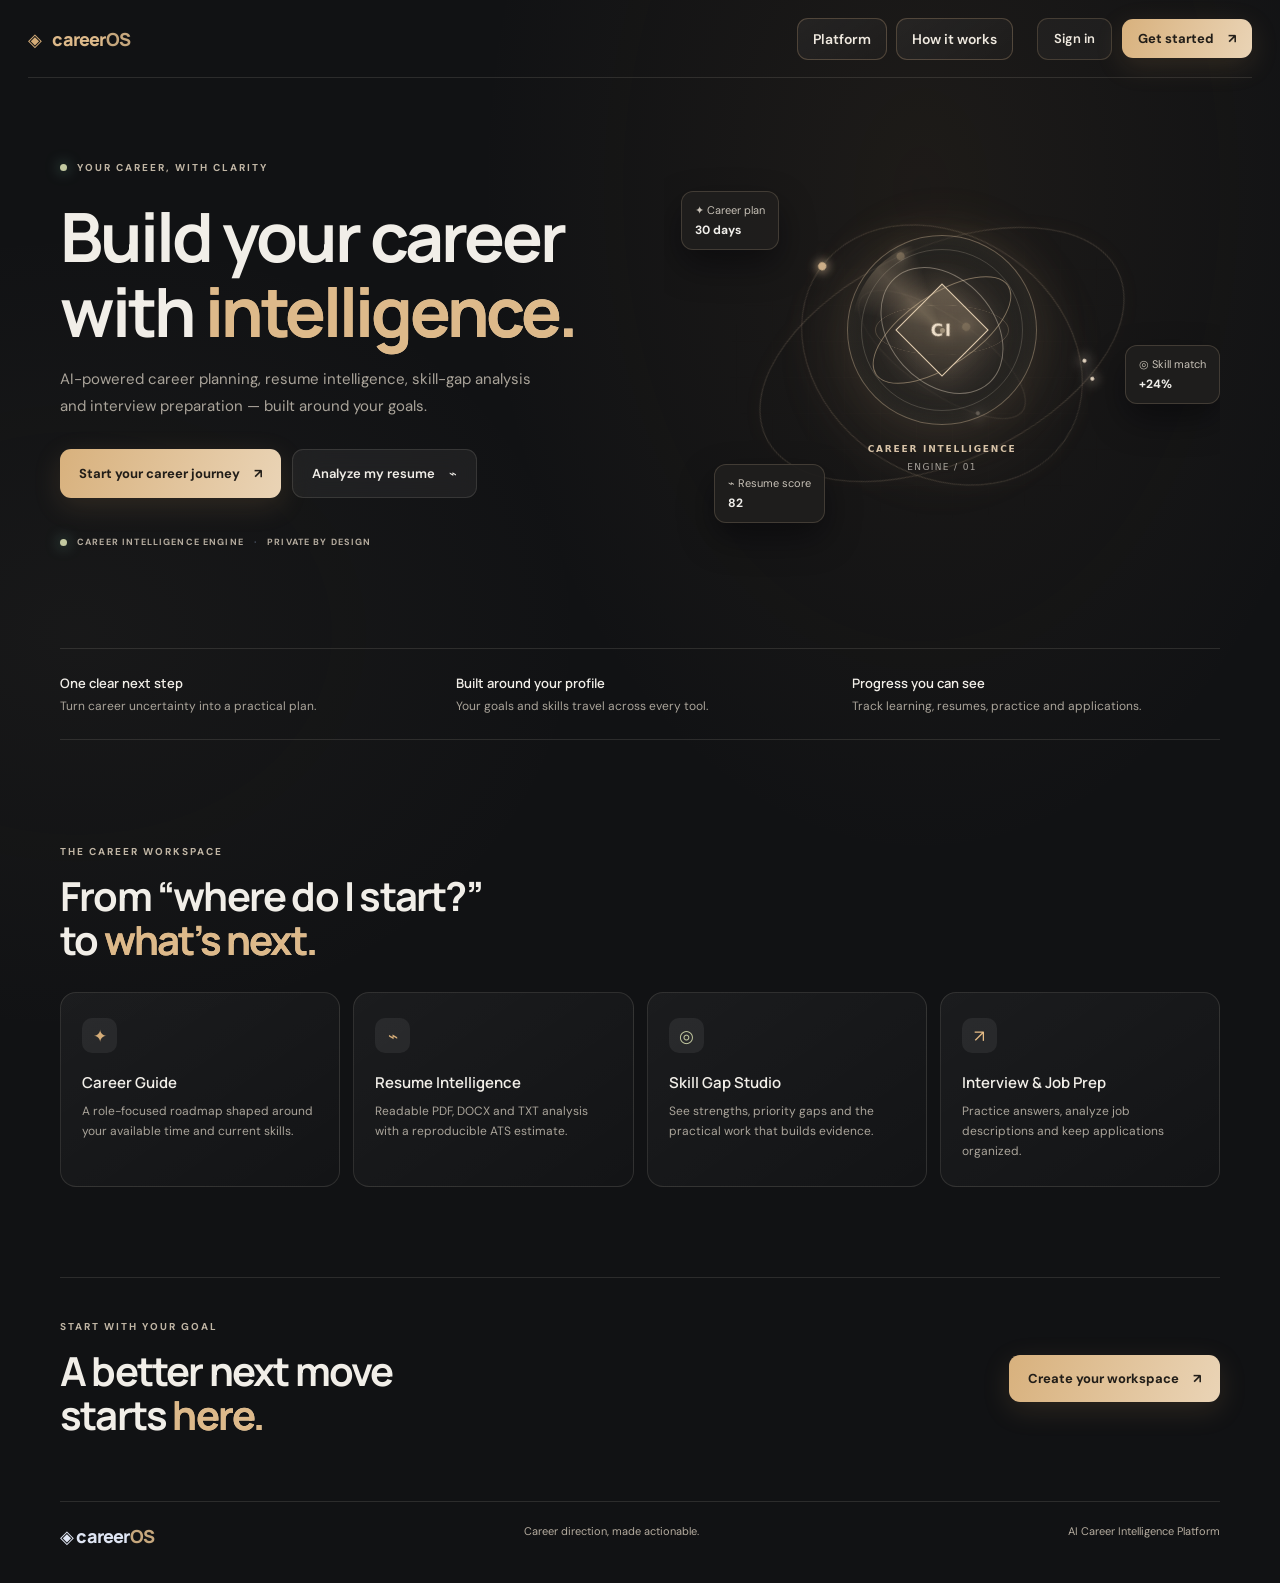
<file: frontend/index.html>
<!doctype html><html lang="en"><head><link rel="icon" type="image/svg+xml" href="favicon.svg?v=1"><meta charset="utf-8"><meta name="viewport" content="width=device-width,initial-scale=1"><meta name="theme-color" content="#111214"><title>CareerOS — Intelligence for your next move</title><link rel="stylesheet" href="css/main.css"><link rel="stylesheet" href="css/theme.css?v=32"></head><body class="landing"><header class="topbar"><a class="brand" href="index.html"><span class="brand-mark">◈</span> career<span>OS</span></a><nav aria-label="Main navigation"><a href="#platform">Platform</a><a href="#method">How it works</a></nav><div class="top-actions"><a class="button button-quiet" href="pages/login.html">Sign in</a><a class="button button-primary" href="pages/register.html">Get started <span>↗</span></a></div></header><main><section class="hero wrap"><div class="hero-copy"><div class="eyebrow"><i></i> YOUR CAREER, WITH CLARITY</div><h1>Build your career<br>with <em>intelligence.</em></h1><p>AI-powered career planning, resume intelligence, skill-gap analysis and interview preparation — built around your goals.</p><div class="hero-actions"><a class="button button-primary button-large" href="pages/register.html">Start your career journey <span>↗</span></a><a class="button button-glass button-large" href="pages/login.html?next=resume">Analyze my resume <span>⌁</span></a></div><div class="trust-row"><span class="status-dot"></span> CAREER INTELLIGENCE ENGINE <span class="trust-sep">·</span> PRIVATE BY DESIGN</div></div><div class="hero-art" aria-label="Abstract AI career guide illustration"><div class="orbit orbit-one"></div><div class="orbit orbit-two"></div><div class="orbit orbit-three"></div><div class="intelligence-core" aria-hidden="true"><div class="core-shell"><span class="core-arc arc-one"></span><span class="core-arc arc-two"></span><span class="core-spark"></span><div class="core-diamond"><span>CI</span></div><span class="core-sweep"></span></div><span class="core-label">CAREER INTELLIGENCE<i>ENGINE / 01</i></span></div><span class="float-tag tag-a">✦ Career plan <b>30 days</b></span><span class="float-tag tag-b">◎ Skill match <b>+24%</b></span><span class="float-tag tag-c">⌁ Resume score <b>82</b></span><div class="art-grid"></div></div></section><section class="metrics wrap"><div><b>One clear next step</b><span>Turn career uncertainty into a practical plan.</span></div><div><b>Built around your profile</b><span>Your goals and skills travel across every tool.</span></div><div><b>Progress you can see</b><span>Track learning, resumes, practice and applications.</span></div></section><section id="platform" class="feature-section wrap"><div class="section-heading"><div class="eyebrow">THE CAREER WORKSPACE</div><h2>From “where do I start?”<br>to <em>what’s next.</em></h2></div><div class="feature-grid"><article class="feature-card"><span class="feature-icon cyan">✦</span><h3>Career Guide</h3><p>A role-focused roadmap shaped around your available time and current skills.</p></article><article class="feature-card"><span class="feature-icon violet">⌁</span><h3>Resume Intelligence</h3><p>Readable PDF, DOCX and TXT analysis with a reproducible ATS estimate.</p></article><article class="feature-card"><span class="feature-icon mint">◎</span><h3>Skill Gap Studio</h3><p>See strengths, priority gaps and the practical work that builds evidence.</p></article><article class="feature-card"><span class="feature-icon amber">↗</span><h3>Interview & Job Prep</h3><p>Practice answers, analyze job descriptions and keep applications organized.</p></article></div></section><section id="method" class="closing wrap"><div><div class="eyebrow">START WITH YOUR GOAL</div><h2>A better next move<br>starts <em>here.</em></h2></div><a class="button button-primary button-large" href="pages/register.html">Create your workspace <span>↗</span></a></section></main><footer class="footer wrap"><a class="brand" href="index.html">◈ career<span>OS</span></a><span>Career direction, made actionable.</span><span>AI Career Intelligence Platform</span></footer></body></html>
</file>
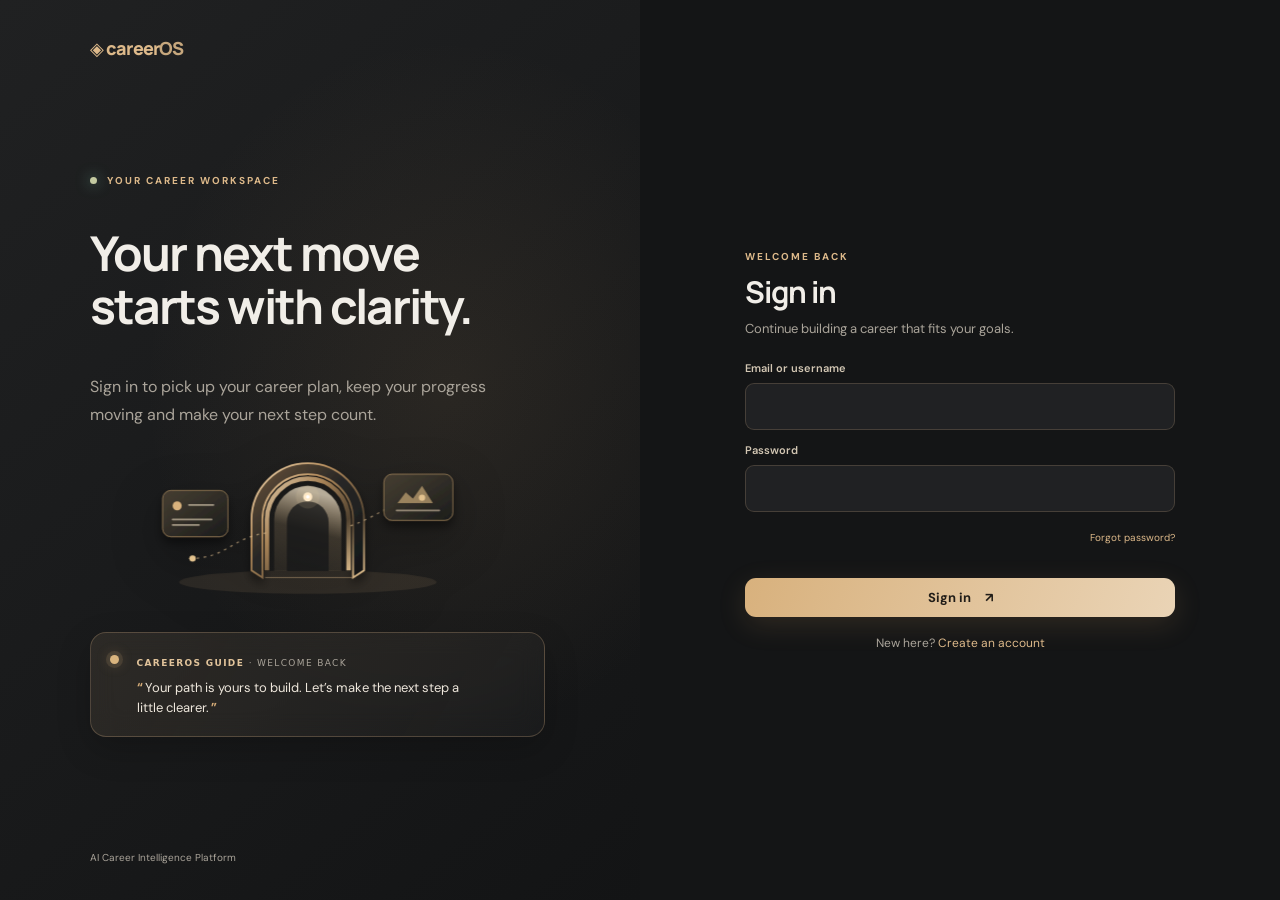
<file: frontend/pages/applications.html>
<!doctype html><html lang="en"><head><link rel="icon" type="image/svg+xml" href="../favicon.svg?v=1"><meta charset="utf-8"><meta name="viewport" content="width=device-width,initial-scale=1"><title>Applications · careerOS</title><link rel="stylesheet" href="../css/main.css"><link rel="stylesheet" href="../css/theme.css?v=58"></head><body><div id="app" data-view="applications"></div><script src="../js/config.js"></script><script src="../js/api.js"></script><script src="../js/app.js?v=50"></script></body></html>
</file>
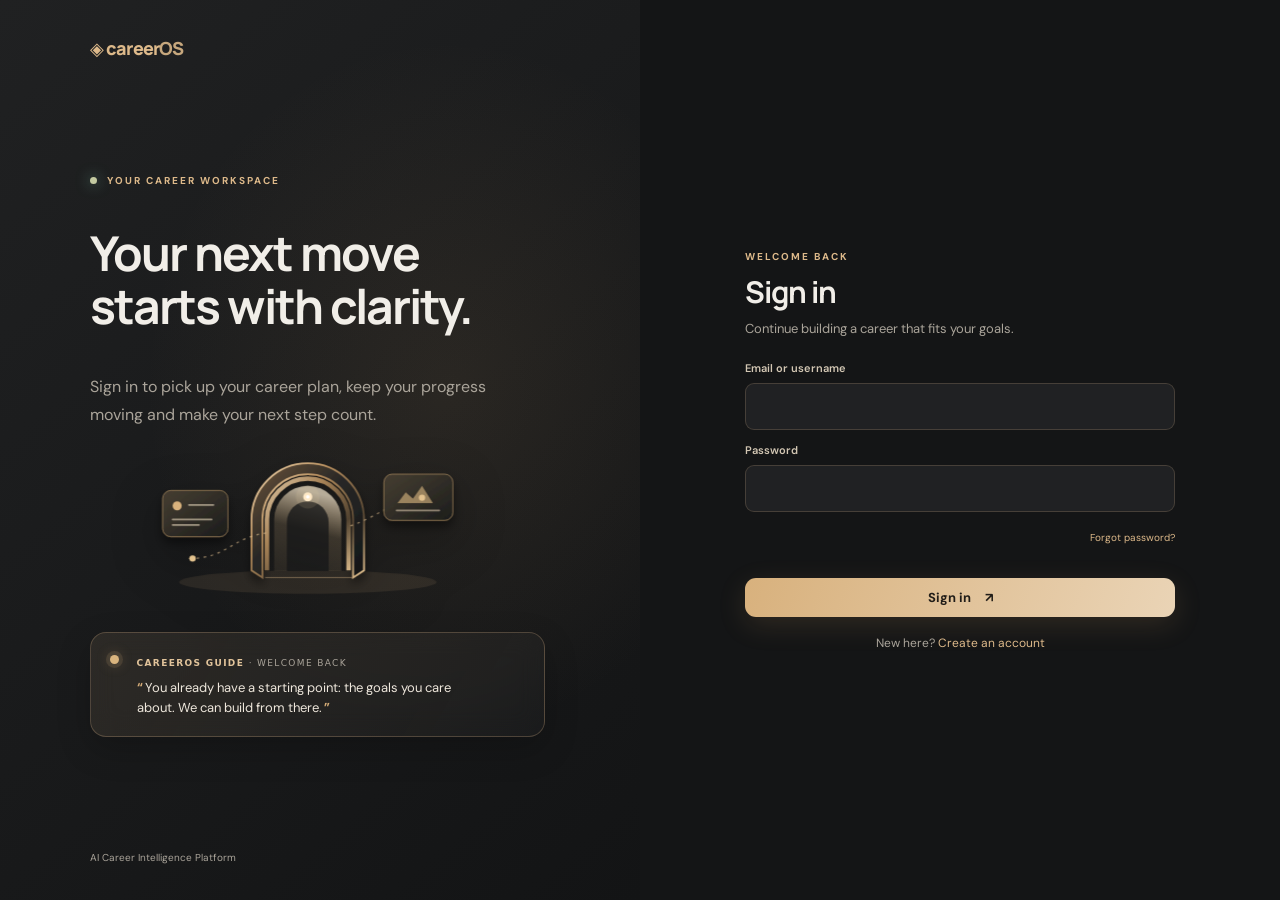
<file: frontend/pages/career-guide.html>
<!doctype html><html lang="en"><head><link rel="icon" type="image/svg+xml" href="../favicon.svg?v=1"><meta charset="utf-8"><meta name="viewport" content="width=device-width,initial-scale=1"><title>Career Guide · careerOS</title><link rel="stylesheet" href="../css/main.css"><link rel="stylesheet" href="../css/theme.css?v=59"></head><body><div id="app" data-view="career-guide"></div><script src="../js/config.js"></script><script src="../js/api.js?v=11"></script><script src="../js/app.js?v=50"></script></body></html>
</file>
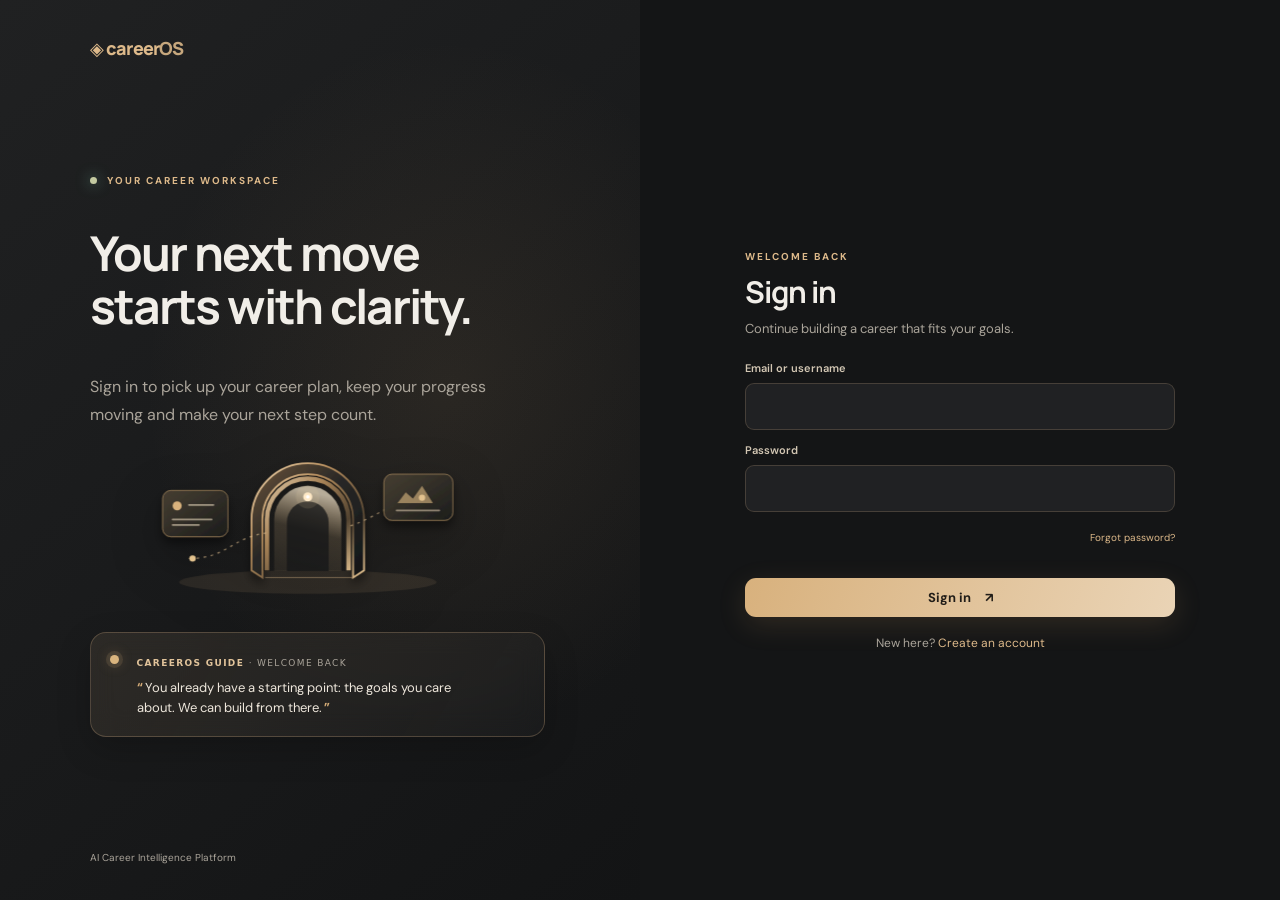
<file: frontend/pages/dashboard.html>
<!doctype html><html lang="en"><head><link rel="icon" type="image/svg+xml" href="../favicon.svg?v=1"><meta charset="utf-8"><meta name="viewport" content="width=device-width,initial-scale=1"><title>Dashboard · careerOS</title><link rel="stylesheet" href="../css/main.css"><link rel="stylesheet" href="../css/theme.css?v=58"></head><body><div id="app" data-view="dashboard"></div><script src="../js/config.js"></script><script src="../js/api.js"></script><script src="../js/app.js?v=50"></script></body></html>
</file>
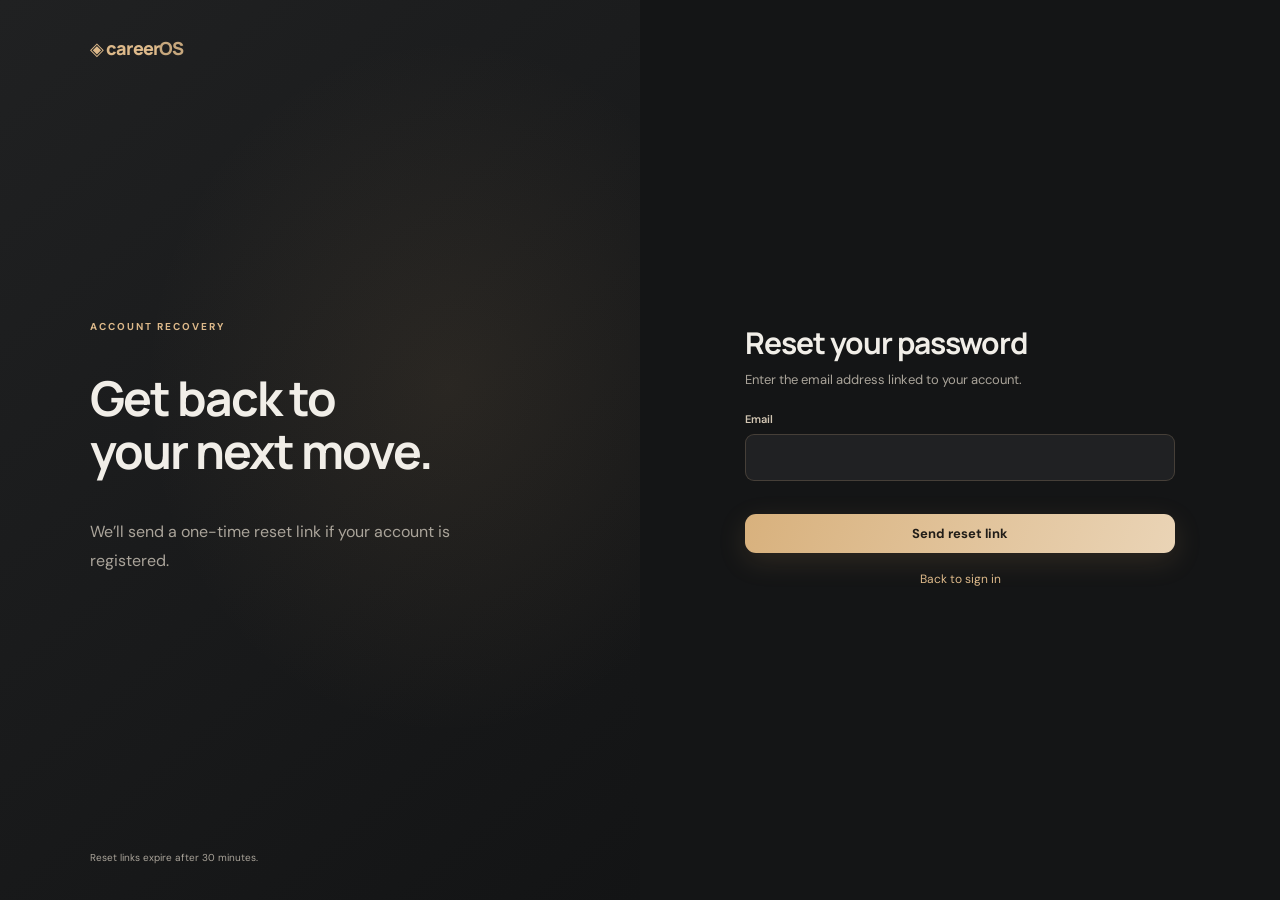
<file: frontend/pages/forgot-password.html>
<!doctype html><html lang="en"><head><link rel="icon" type="image/svg+xml" href="../favicon.svg?v=1"><meta charset="utf-8"><meta name="viewport" content="width=device-width,initial-scale=1"><title>Password recovery · careerOS</title><link rel="stylesheet" href="../css/main.css"><link rel="stylesheet" href="../css/theme.css?v=58"></head><body><main class="auth-page"><section class="auth-side"><a class="brand" href="../index.html">◈ career<span>OS</span></a><div><div class="eyebrow">ACCOUNT RECOVERY</div><h1>Get back to<br>your next move.</h1><p>We’ll send a one-time reset link if your account is registered.</p></div><span class="small muted">Reset links expire after 30 minutes.</span></section><section class="auth-panel"><form class="auth-card" id="auth-form" data-mode="forgot"><h2>Reset your password</h2><p>Enter the email address linked to your account.</p><div class="field"><label>Email</label><input name="email" type="email" required></div><div class="auth-msg" aria-live="polite"></div><button class="button button-primary full">Send reset link</button><div class="auth-switch"><a href="login.html">Back to sign in</a></div></form></section></main><script src="../js/config.js"></script><script src="../js/api.js"></script><script src="../js/auth.js"></script></body></html>
</file>
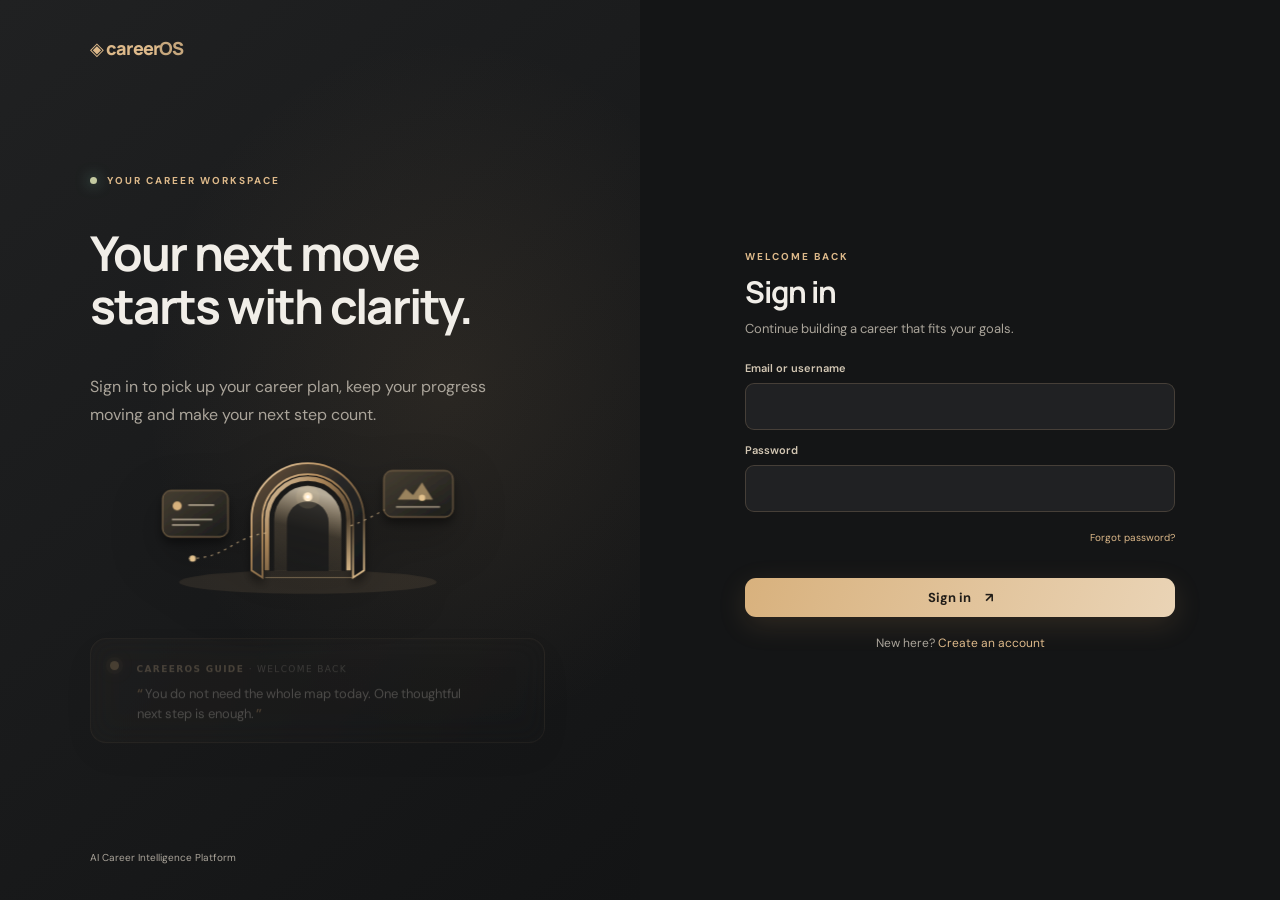
<file: frontend/pages/interview.html>
<!doctype html><html lang="en"><head><link rel="icon" type="image/svg+xml" href="../favicon.svg?v=1"><meta charset="utf-8"><meta name="viewport" content="width=device-width,initial-scale=1"><title>Interview · careerOS</title><link rel="stylesheet" href="../css/main.css"><link rel="stylesheet" href="../css/theme.css?v=58"></head><body><div id="app" data-view="interview"></div><script src="../js/config.js"></script><script src="../js/api.js"></script><script src="../js/app.js?v=50"></script></body></html>
</file>
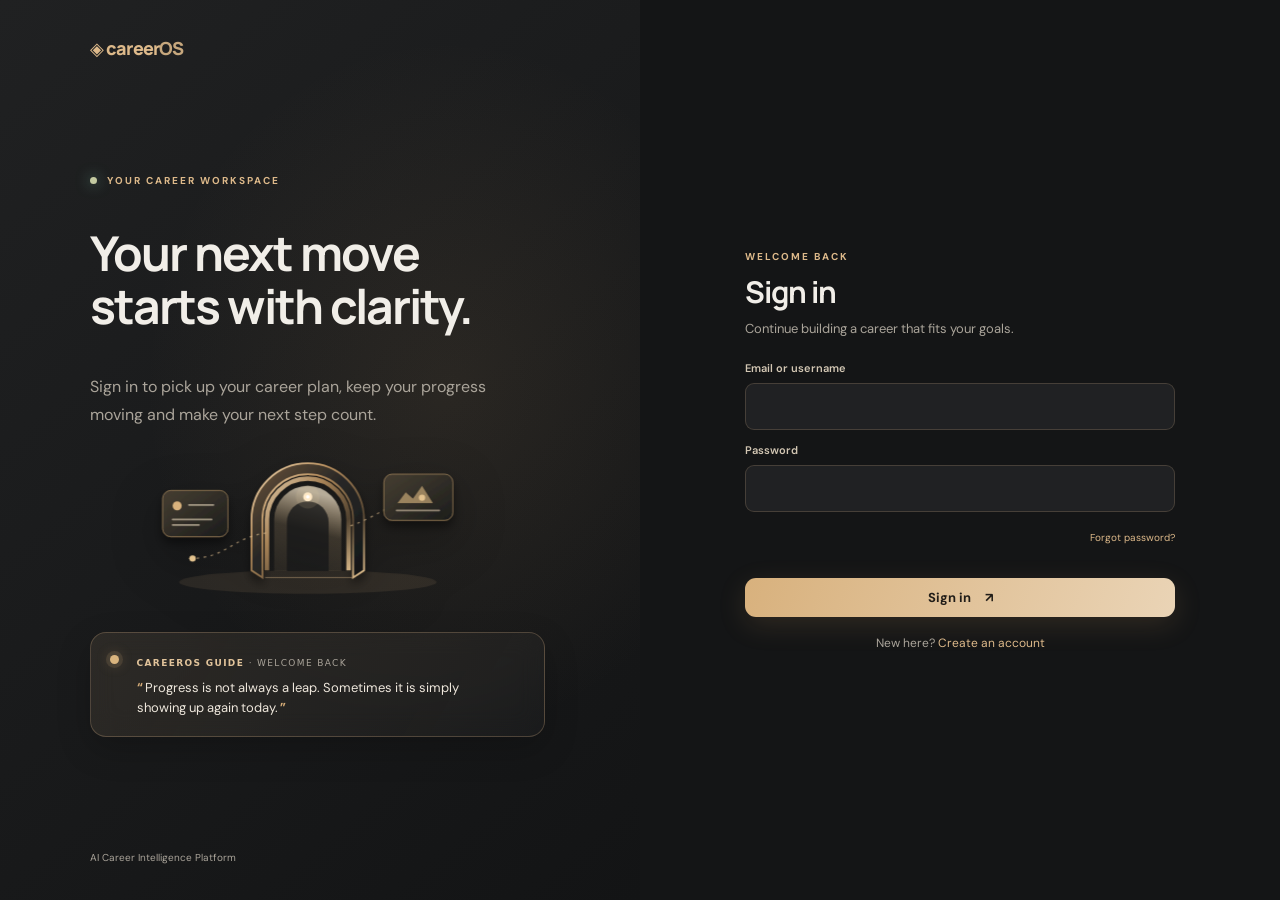
<file: frontend/pages/job-match.html>
<!doctype html><html lang="en"><head><link rel="icon" type="image/svg+xml" href="../favicon.svg?v=1"><meta charset="utf-8"><meta name="viewport" content="width=device-width,initial-scale=1"><title>Job Match · careerOS</title><link rel="stylesheet" href="../css/main.css"><link rel="stylesheet" href="../css/theme.css?v=58"></head><body><div id="app" data-view="job-match"></div><script src="../js/config.js"></script><script src="../js/api.js"></script><script src="../js/app.js?v=50"></script></body></html>
</file>
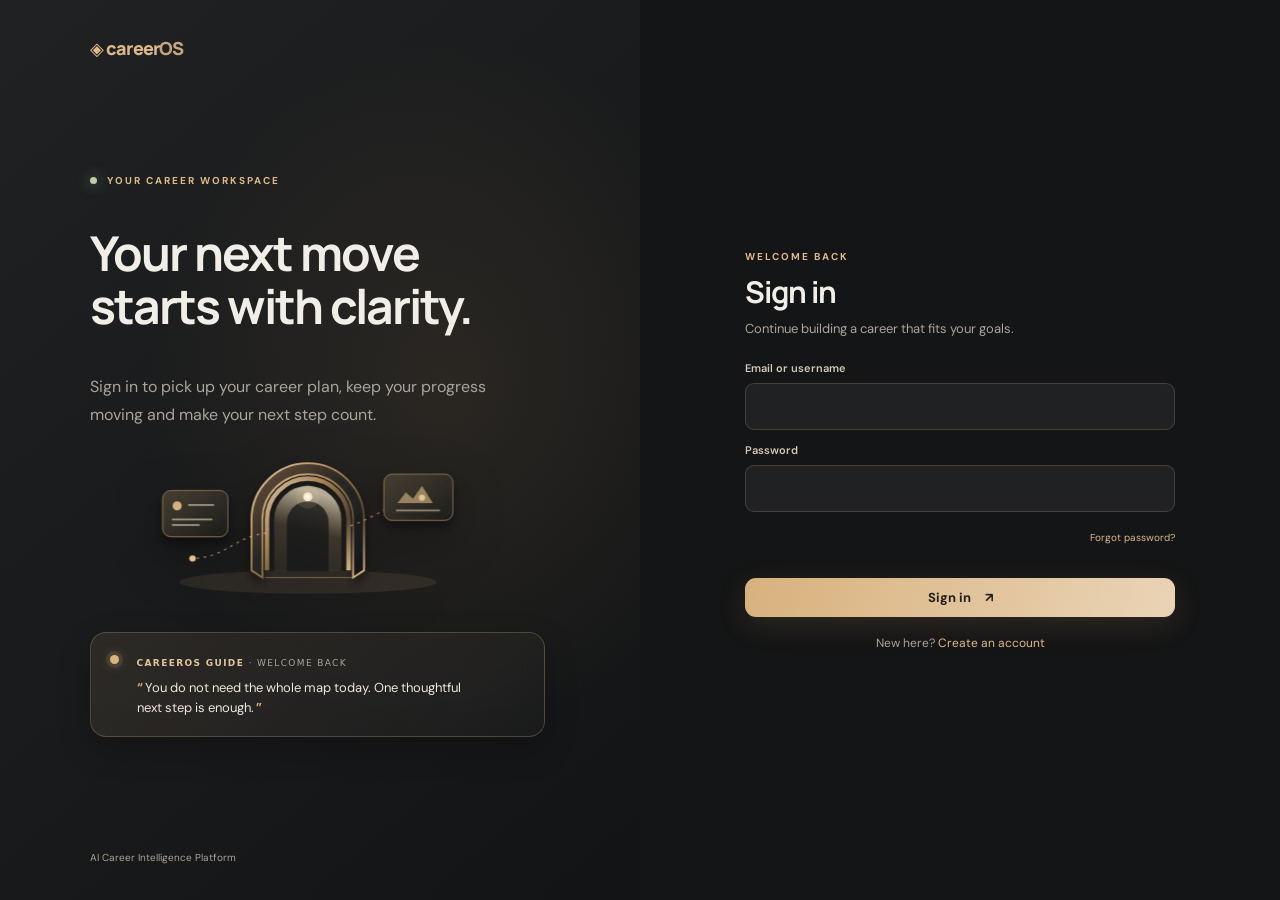
<file: frontend/pages/login.html>
<!doctype html><html lang="en"><head><link rel="icon" type="image/svg+xml" href="../favicon.svg?v=1"><meta charset="utf-8"><meta name="viewport" content="width=device-width,initial-scale=1"><title>Sign in · careerOS</title><link rel="stylesheet" href="../css/main.css"><link rel="stylesheet" href="../css/theme.css?v=58"></head><body><main class="auth-page"><section class="auth-side"><a class="brand" href="../index.html">◈ career<span>OS</span></a><div><div class="eyebrow"><i></i> YOUR CAREER WORKSPACE</div><h1>Your next move<br>starts with clarity.</h1><p>Sign in to pick up your career plan, keep your progress moving and make your next step count.</p><div class="career-path-scene" aria-hidden="true"><svg viewBox="0 0 420 174"><defs><linearGradient id="portal-rim" x1="0" y1="0" x2="1" y2="1"><stop stop-color="#f6ddb7"/><stop offset=".35" stop-color="#bd9361"/><stop offset=".72" stop-color="#5a4934"/><stop offset="1" stop-color="#edc995"/></linearGradient><linearGradient id="portal-depth" x1="0" y1="0" x2=".9" y2="1"><stop stop-color="#6c5438"/><stop offset=".48" stop-color="#282726"/><stop offset="1" stop-color="#141718"/></linearGradient><linearGradient id="portal-light" x1="0" y1="1" x2=".2" y2="0"><stop stop-color="#edc994" stop-opacity=".08"/><stop offset=".55" stop-color="#edc994" stop-opacity=".16"/><stop offset="1" stop-color="#fff0d5" stop-opacity=".68"/></linearGradient><linearGradient id="portal-card" x1="0" y1="0" x2="1" y2="1"><stop stop-color="#484033" stop-opacity=".95"/><stop offset="1" stop-color="#1c1d1c" stop-opacity=".95"/></linearGradient><filter id="portal-shadow" x="-30%" y="-30%" width="170%" height="180%"><feGaussianBlur in="SourceAlpha" stdDeviation="5"/><feOffset dy="7"/><feComponentTransfer><feFuncA type="linear" slope=".45"/></feComponentTransfer><feMerge><feMergeNode/><feMergeNode in="SourceGraphic"/></feMerge></filter></defs><ellipse cx="213" cy="151" rx="142" ry="13" fill="#d9b37f" opacity=".1"/><path d="M151 138V82a62 62 0 0 1 124 0v56l-12 8V82a50 50 0 0 0-100 0v64z" fill="url(#portal-depth)" stroke="url(#portal-rim)" stroke-width="2" filter="url(#portal-shadow)"/><path d="M168 138V82a45 45 0 0 1 90 0v56" fill="none" stroke="url(#portal-rim)" stroke-width="5" opacity=".88"/><path d="M176 139V82a37 37 0 0 1 74 0v57z" fill="url(#portal-light)"/><path d="M190 139V85a23 23 0 0 1 46 0v54" fill="#161819" opacity=".78"/><path d="M82 125c42 0 47-23 85-28m93-8c31-10 49-30 80-31" fill="none" stroke="#e8c794" stroke-opacity=".58" stroke-width="1.4" stroke-dasharray="3 5"/><g filter="url(#portal-shadow)"><g class="portal-card card-left"><rect x="53" y="50" width="72" height="51" rx="9" fill="url(#portal-card)" stroke="#c7a16e" stroke-opacity=".62"/><circle cx="69" cy="67" r="5" fill="#d8b27d"/><path d="M82 66h27M64 82h43M64 88h29" stroke="#d2c3aa" stroke-opacity=".7" stroke-width="2" stroke-linecap="round"/></g><g class="portal-card card-right"><rect x="297" y="32" width="76" height="51" rx="9" fill="url(#portal-card)" stroke="#c7a16e" stroke-opacity=".62"/><path d="m312 64 9-12 8 7 10-14 12 19z" fill="#c5a575" fill-opacity=".7"/><path d="M311 72h47" stroke="#e9d6b8" stroke-opacity=".55" stroke-width="2" stroke-linecap="round"/></g></g><g class="portal-spark"><circle cx="213" cy="57" r="13" fill="#f1d4a7" opacity=".12"/><circle cx="213" cy="57" r="5" fill="#ffe9c6"/><circle cx="213" cy="57" r="2" fill="#fff"/></g><circle cx="86" cy="125" r="3.5" fill="#e3c28e"/><circle cx="339" cy="58" r="3.5" fill="#e3c28e"/><path d="M166 146h96" stroke="#e6c492" stroke-opacity=".45" stroke-width="1"/></svg></div><div class="auth-guide" role="status"><span class="auth-guide-status" aria-hidden="true"></span><div><span class="auth-guide-label">CAREEROS GUIDE <i>· WELCOME BACK</i></span><p data-guide-message></p></div></div></div><span class="small muted">AI Career Intelligence Platform</span></section><section class="auth-panel"><form class="auth-card" id="auth-form" data-mode="login"><div class="eyebrow">WELCOME BACK</div><h2>Sign in</h2><p>Continue building a career that fits your goals.</p><div class="field"><label>Email or username</label><input name="identity" autocomplete="username" required></div><div class="field"><label>Password</label><input name="password" type="password" autocomplete="current-password" required></div><div style="text-align:right"><a class="small" style="color:var(--cyan)" href="forgot-password.html">Forgot password?</a></div><div class="auth-msg" aria-live="polite"></div><button class="button button-primary full" type="submit">Sign in <span>↗</span></button><div class="auth-switch">New here? <a href="register.html">Create an account</a></div></form></section></main><script src="../js/config.js"></script><script src="../js/api.js"></script><script src="../js/auth-guide.js"></script><script src="../js/auth.js"></script></body></html>
</file>
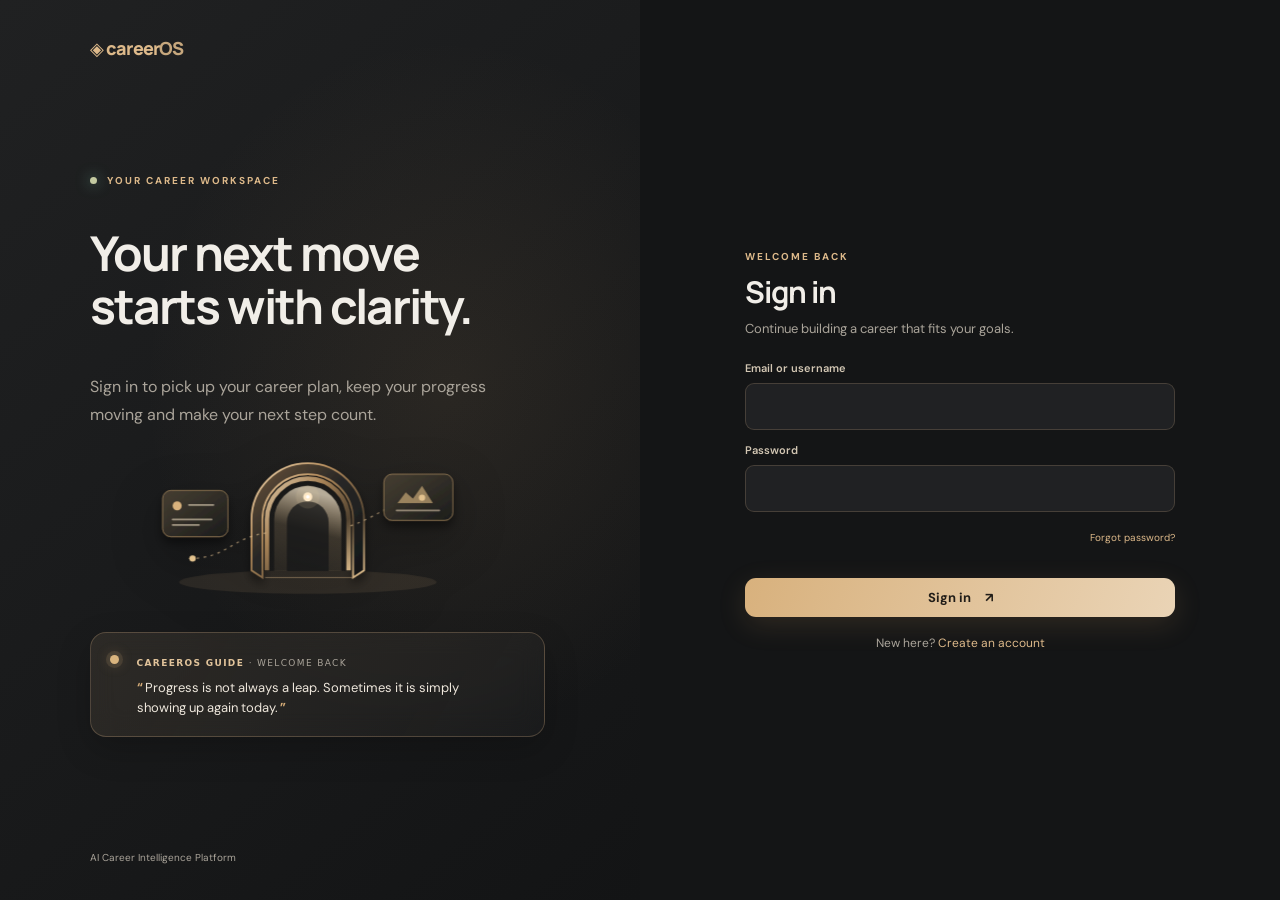
<file: frontend/pages/profile.html>
<!doctype html><html lang="en"><head><link rel="icon" type="image/svg+xml" href="../favicon.svg?v=1"><meta charset="utf-8"><meta name="viewport" content="width=device-width,initial-scale=1"><title>Profile · careerOS</title><link rel="stylesheet" href="../css/main.css"><link rel="stylesheet" href="../css/theme.css?v=59"></head><body><div id="app" data-view="profile"></div><script src="../js/config.js"></script><script src="../js/api.js"></script><script src="../js/app.js?v=50"></script></body></html>
</file>
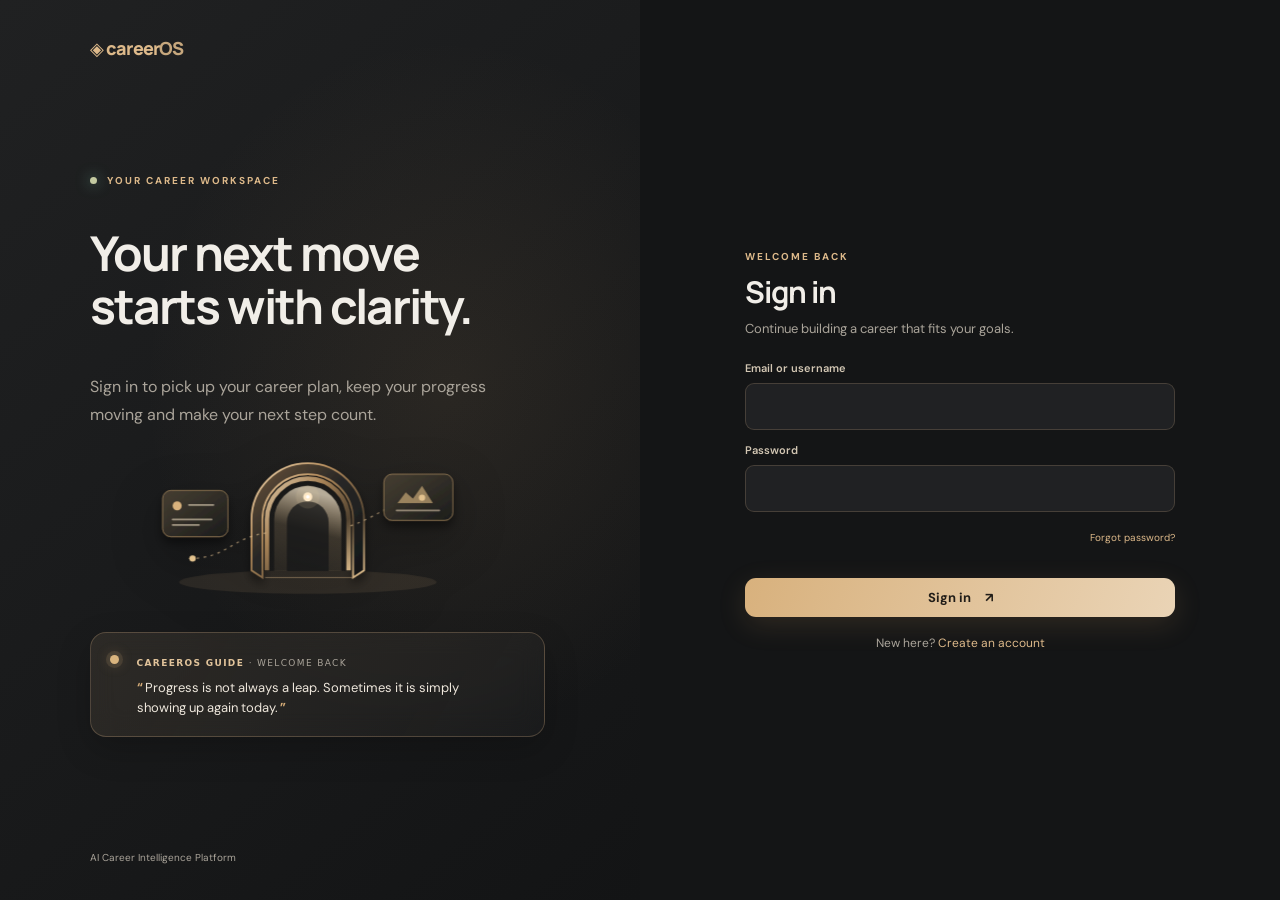
<file: frontend/pages/progress.html>
<!doctype html><html lang="en"><head><link rel="icon" type="image/svg+xml" href="../favicon.svg?v=1"><meta charset="utf-8"><meta name="viewport" content="width=device-width,initial-scale=1"><title>Progress · careerOS</title><link rel="stylesheet" href="../css/main.css"><link rel="stylesheet" href="../css/theme.css?v=58"></head><body><div id="app" data-view="progress"></div><script src="../js/config.js"></script><script src="../js/api.js"></script><script src="../js/app.js?v=50"></script></body></html>
</file>
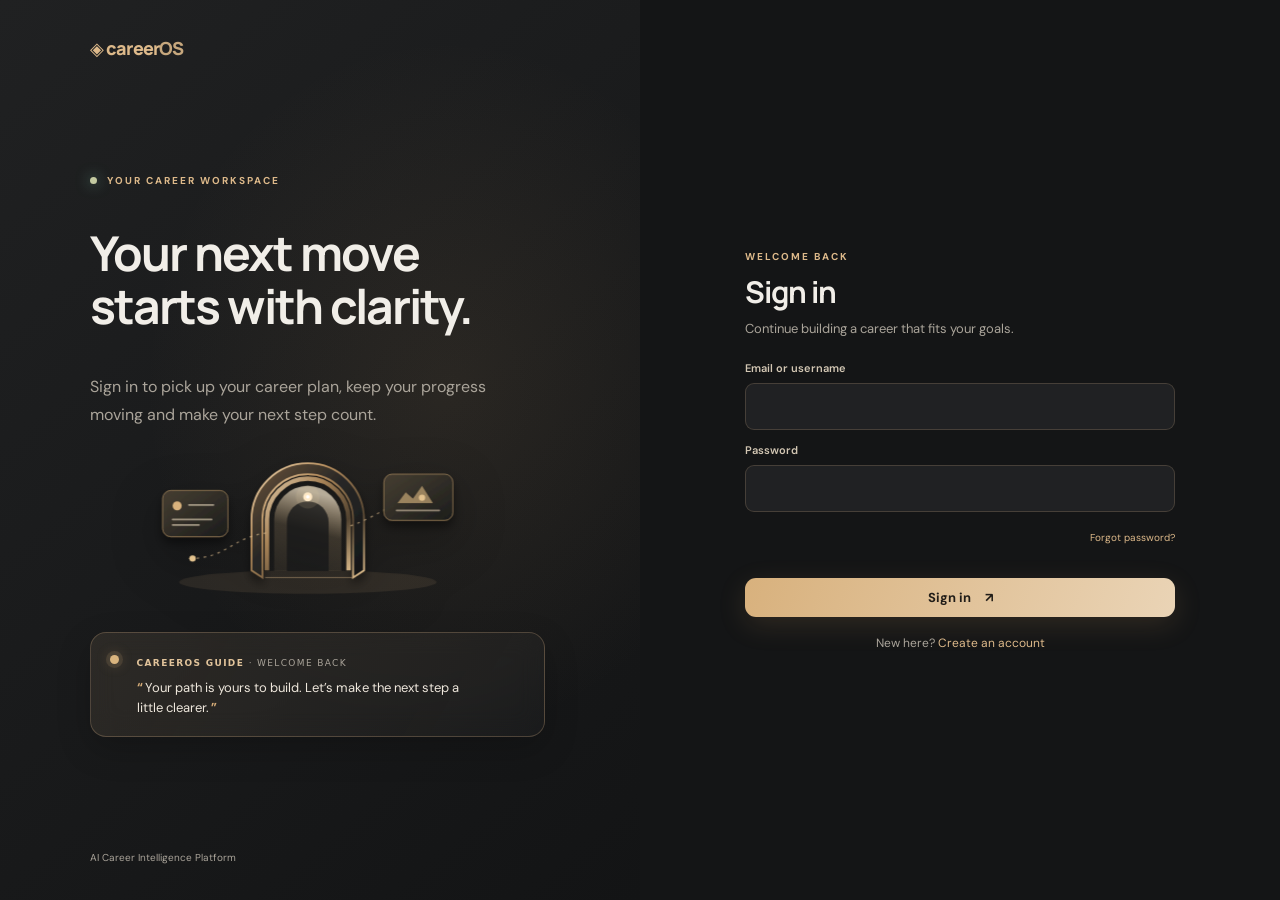
<file: frontend/pages/projects.html>
<!doctype html><html lang="en"><head><link rel="icon" type="image/svg+xml" href="../favicon.svg?v=1"><meta charset="utf-8"><meta name="viewport" content="width=device-width,initial-scale=1"><title>Projects · careerOS</title><link rel="stylesheet" href="../css/main.css"><link rel="stylesheet" href="../css/theme.css?v=58"></head><body><div id="app" data-view="projects"></div><script src="../js/config.js"></script><script src="../js/api.js"></script><script src="../js/app.js?v=50"></script></body></html>
</file>
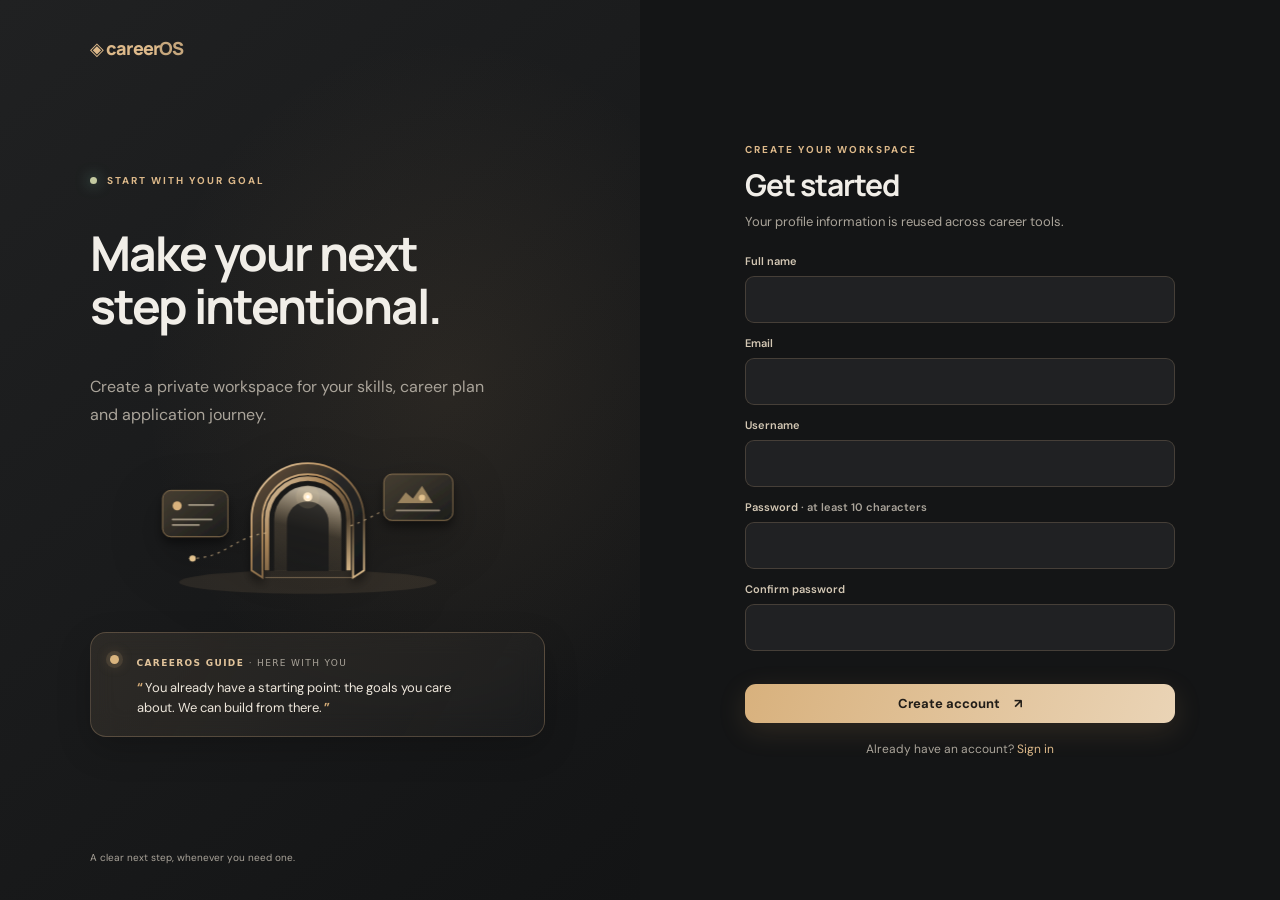
<file: frontend/pages/register.html>
<!doctype html><html lang="en"><head><link rel="icon" type="image/svg+xml" href="../favicon.svg?v=1"><meta charset="utf-8"><meta name="viewport" content="width=device-width,initial-scale=1"><title>Create account · careerOS</title><link rel="stylesheet" href="../css/main.css"><link rel="stylesheet" href="../css/theme.css?v=58"></head><body><main class="auth-page"><section class="auth-side"><a class="brand" href="../index.html">◈ career<span>OS</span></a><div><div class="eyebrow"><i></i> START WITH YOUR GOAL</div><h1>Make your next<br>step <em>intentional.</em></h1><p>Create a private workspace for your skills, career plan and application journey.</p><div class="career-path-scene" aria-hidden="true"><svg viewBox="0 0 420 174"><defs><linearGradient id="portal-rim" x1="0" y1="0" x2="1" y2="1"><stop stop-color="#f6ddb7"/><stop offset=".35" stop-color="#bd9361"/><stop offset=".72" stop-color="#5a4934"/><stop offset="1" stop-color="#edc995"/></linearGradient><linearGradient id="portal-depth" x1="0" y1="0" x2=".9" y2="1"><stop stop-color="#6c5438"/><stop offset=".48" stop-color="#282726"/><stop offset="1" stop-color="#141718"/></linearGradient><linearGradient id="portal-light" x1="0" y1="1" x2=".2" y2="0"><stop stop-color="#edc994" stop-opacity=".08"/><stop offset=".55" stop-color="#edc994" stop-opacity=".16"/><stop offset="1" stop-color="#fff0d5" stop-opacity=".68"/></linearGradient><linearGradient id="portal-card" x1="0" y1="0" x2="1" y2="1"><stop stop-color="#484033" stop-opacity=".95"/><stop offset="1" stop-color="#1c1d1c" stop-opacity=".95"/></linearGradient><filter id="portal-shadow" x="-30%" y="-30%" width="170%" height="180%"><feGaussianBlur in="SourceAlpha" stdDeviation="5"/><feOffset dy="7"/><feComponentTransfer><feFuncA type="linear" slope=".45"/></feComponentTransfer><feMerge><feMergeNode/><feMergeNode in="SourceGraphic"/></feMerge></filter></defs><ellipse cx="213" cy="151" rx="142" ry="13" fill="#d9b37f" opacity=".1"/><path d="M151 138V82a62 62 0 0 1 124 0v56l-12 8V82a50 50 0 0 0-100 0v64z" fill="url(#portal-depth)" stroke="url(#portal-rim)" stroke-width="2" filter="url(#portal-shadow)"/><path d="M168 138V82a45 45 0 0 1 90 0v56" fill="none" stroke="url(#portal-rim)" stroke-width="5" opacity=".88"/><path d="M176 139V82a37 37 0 0 1 74 0v57z" fill="url(#portal-light)"/><path d="M190 139V85a23 23 0 0 1 46 0v54" fill="#161819" opacity=".78"/><path d="M82 125c42 0 47-23 85-28m93-8c31-10 49-30 80-31" fill="none" stroke="#e8c794" stroke-opacity=".58" stroke-width="1.4" stroke-dasharray="3 5"/><g filter="url(#portal-shadow)"><g class="portal-card card-left"><rect x="53" y="50" width="72" height="51" rx="9" fill="url(#portal-card)" stroke="#c7a16e" stroke-opacity=".62"/><circle cx="69" cy="67" r="5" fill="#d8b27d"/><path d="M82 66h27M64 82h43M64 88h29" stroke="#d2c3aa" stroke-opacity=".7" stroke-width="2" stroke-linecap="round"/></g><g class="portal-card card-right"><rect x="297" y="32" width="76" height="51" rx="9" fill="url(#portal-card)" stroke="#c7a16e" stroke-opacity=".62"/><path d="m312 64 9-12 8 7 10-14 12 19z" fill="#c5a575" fill-opacity=".7"/><path d="M311 72h47" stroke="#e9d6b8" stroke-opacity=".55" stroke-width="2" stroke-linecap="round"/></g></g><g class="portal-spark"><circle cx="213" cy="57" r="13" fill="#f1d4a7" opacity=".12"/><circle cx="213" cy="57" r="5" fill="#ffe9c6"/><circle cx="213" cy="57" r="2" fill="#fff"/></g><circle cx="86" cy="125" r="3.5" fill="#e3c28e"/><circle cx="339" cy="58" r="3.5" fill="#e3c28e"/><path d="M166 146h96" stroke="#e6c492" stroke-opacity=".45" stroke-width="1"/></svg></div><div class="auth-guide" role="status"><span class="auth-guide-status" aria-hidden="true"></span><div><span class="auth-guide-label">CAREEROS GUIDE <i>· HERE WITH YOU</i></span><p data-guide-message></p></div></div></div><span class="small muted">A clear next step, whenever you need one.</span></section><section class="auth-panel"><form class="auth-card" id="auth-form" data-mode="register"><div class="eyebrow">CREATE YOUR WORKSPACE</div><h2>Get started</h2><p>Your profile information is reused across career tools.</p><div class="field"><label>Full name</label><input name="name" autocomplete="name" required maxlength="100"></div><div class="field"><label>Email</label><input name="email" type="email" autocomplete="email" required></div><div class="field"><label>Username</label><input name="username" autocomplete="username" required></div><div class="field"><label>Password <span class="muted">· at least 10 characters</span></label><input name="password" type="password" autocomplete="new-password" minlength="10" required></div><div class="field"><label>Confirm password</label><input name="confirm" type="password" autocomplete="new-password" minlength="10" required></div><div class="auth-msg" aria-live="polite"></div><button class="button button-primary full" type="submit">Create account <span>↗</span></button><div class="auth-switch">Already have an account? <a href="login.html">Sign in</a></div></form></section></main><script src="../js/config.js"></script><script src="../js/api.js"></script><script src="../js/auth-guide.js"></script><script src="../js/auth.js"></script></body></html>
</file>
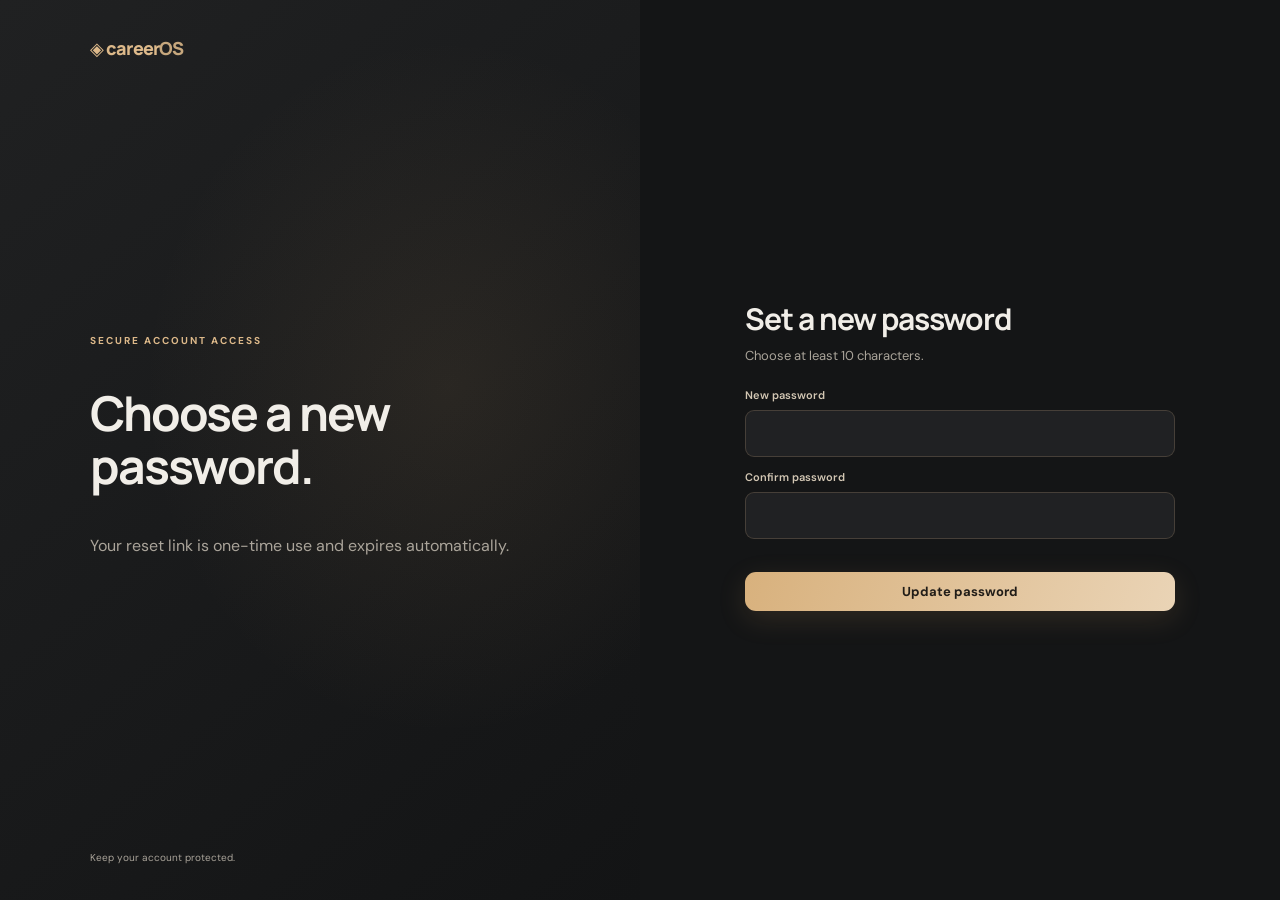
<file: frontend/pages/reset-password.html>
<!doctype html><html lang="en"><head><link rel="icon" type="image/svg+xml" href="../favicon.svg?v=1"><meta charset="utf-8"><meta name="viewport" content="width=device-width,initial-scale=1"><title>Choose a new password · careerOS</title><link rel="stylesheet" href="../css/main.css"><link rel="stylesheet" href="../css/theme.css?v=58"></head><body><main class="auth-page"><section class="auth-side"><a class="brand" href="../index.html">◈ career<span>OS</span></a><div><div class="eyebrow">SECURE ACCOUNT ACCESS</div><h1>Choose a new<br>password.</h1><p>Your reset link is one-time use and expires automatically.</p></div><span class="small muted">Keep your account protected.</span></section><section class="auth-panel"><form class="auth-card" id="auth-form" data-mode="reset"><h2>Set a new password</h2><p>Choose at least 10 characters.</p><div class="field"><label>New password</label><input name="password" type="password" minlength="10" required></div><div class="field"><label>Confirm password</label><input name="confirm" type="password" minlength="10" required></div><div class="auth-msg" aria-live="polite"></div><button class="button button-primary full">Update password</button></form></section></main><script src="../js/config.js"></script><script src="../js/api.js"></script><script src="../js/auth.js"></script></body></html>
</file>
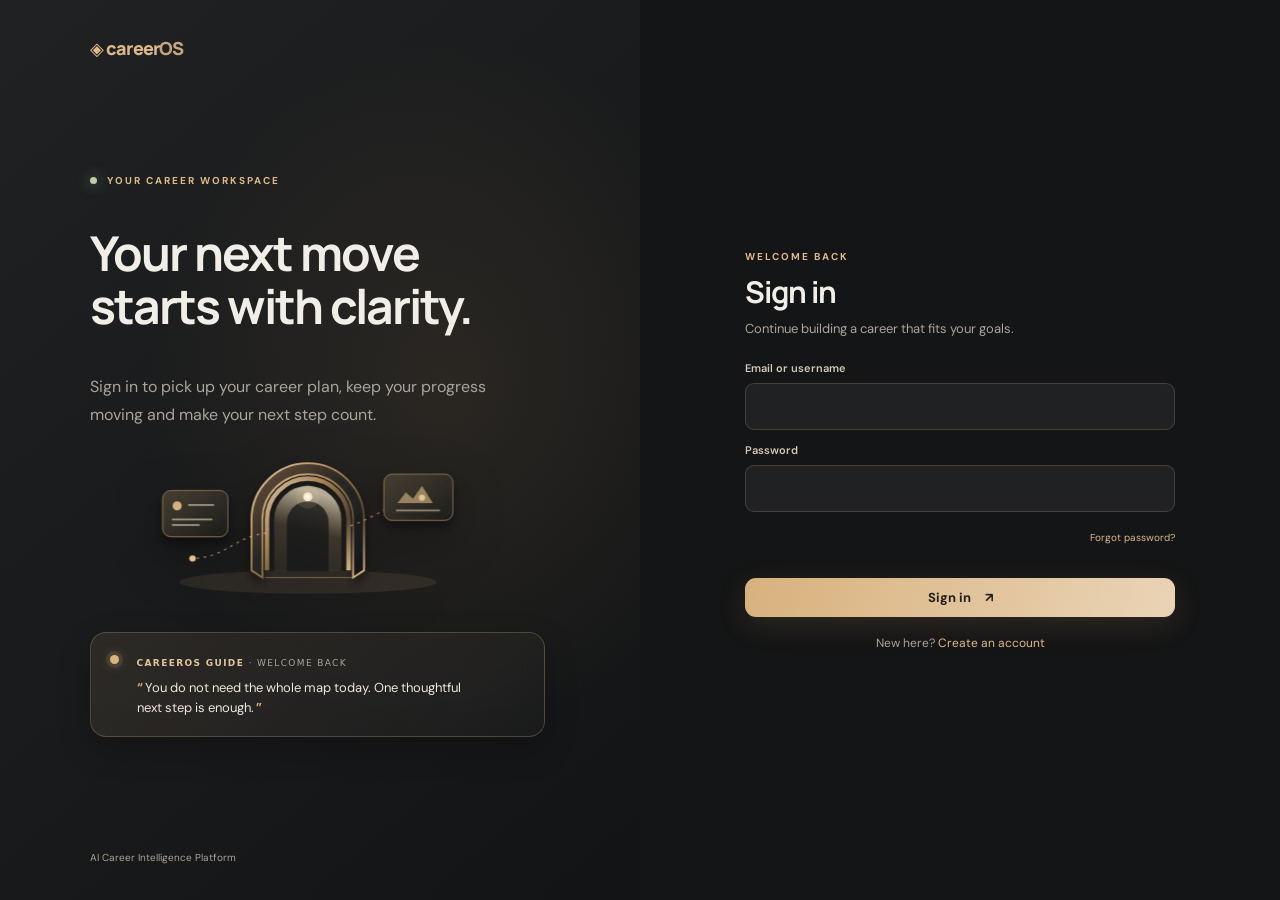
<file: frontend/pages/resume-analyzer.html>
<!doctype html><html lang="en"><head><link rel="icon" type="image/svg+xml" href="../favicon.svg?v=1"><meta charset="utf-8"><meta name="viewport" content="width=device-width,initial-scale=1"><title>Resume Analyzer · careerOS</title><link rel="stylesheet" href="../css/main.css"><link rel="stylesheet" href="../css/theme.css?v=58"></head><body><div id="app" data-view="resume-analyzer"></div><script src="../js/config.js"></script><script src="../js/api.js"></script><script src="../js/app.js?v=50"></script></body></html>
</file>
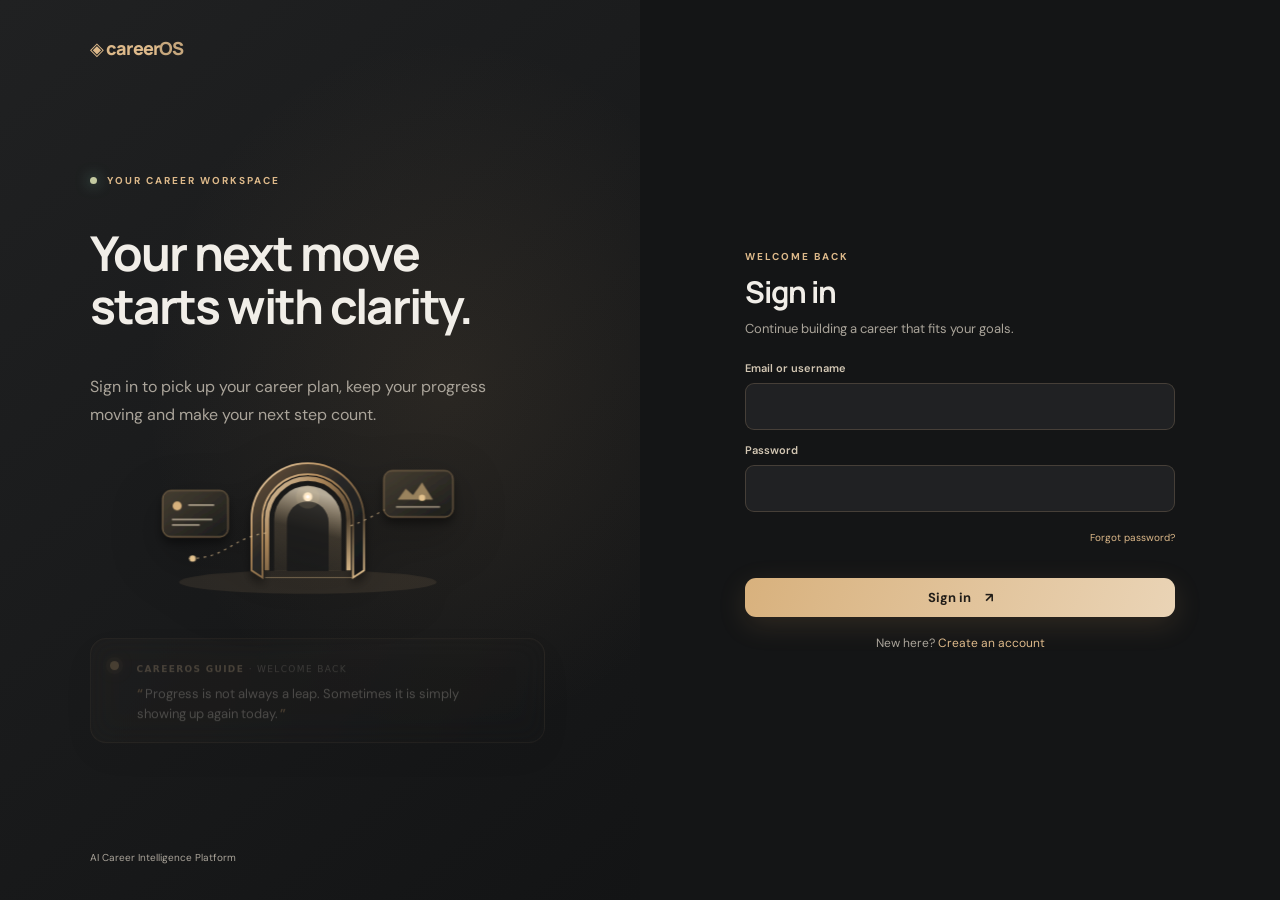
<file: frontend/pages/skill-gap.html>
<!doctype html><html lang="en"><head><link rel="icon" type="image/svg+xml" href="../favicon.svg?v=1"><meta charset="utf-8"><meta name="viewport" content="width=device-width,initial-scale=1"><title>Skill Gap · careerOS</title><link rel="stylesheet" href="../css/main.css"><link rel="stylesheet" href="../css/theme.css?v=58"></head><body><div id="app" data-view="skill-gap"></div><script src="../js/config.js"></script><script src="../js/api.js"></script><script src="../js/app.js?v=50"></script></body></html>
</file>
<file: frontend/css/main.css>
@import url('https://fonts.googleapis.com/css2?family=DM+Sans:wght@400;500;600;700&family=Manrope:wght@400;500;600;700;800&display=swap');
@import url('motion.css');
:root{--bg:#111214;--panel:#1b1d20;--panel2:#242629;--line:rgba(235,225,208,.12);--text:#f1eee8;--muted:#aaa49a;--cyan:#d6ad78;--violet:#e8d3b7;--mint:#c3c9a0;--amber:#e6bc85;--glass:rgba(29,30,32,.82);font-family:'DM Sans',sans-serif;color:var(--text);background:var(--bg);font-synthesis:none}*{box-sizing:border-box}body{margin:0;min-height:100vh;background:radial-gradient(ellipse at 72% 12%,rgba(149,112,68,.09),transparent 32%),radial-gradient(ellipse at 6% 40%,rgba(139,125,103,.06),transparent 29%),var(--bg);color:var(--text)}a{color:inherit;text-decoration:none}button,input,textarea,select{font:inherit}button,a{ -webkit-tap-highlight-color:transparent}.wrap{width:min(1160px,calc(100% - 56px));margin:auto}.topbar{height:78px;width:min(1280px,calc(100% - 56px));margin:auto;display:flex;align-items:center;justify-content:space-between;border-bottom:1px solid rgba(255,255,255,.05)}.brand{font:800 18px Manrope,sans-serif;letter-spacing:-.8px}.brand span:last-child{color:#a8b5cd}.brand-mark{color:var(--cyan);margin-right:8px}.topbar nav{display:flex;gap:34px;color:#abb2c5;font-size:13px}.top-actions{display:flex;gap:10px;align-items:center}.button{display:inline-flex;align-items:center;justify-content:center;gap:14px;border:1px solid var(--line);border-radius:11px;padding:11px 16px;font-size:13px;font-weight:600;transition:.2s;background:rgba(255,255,255,.025);color:var(--text);cursor:pointer}.button:hover{transform:translateY(-2px);border-color:rgba(221,185,138,.44);box-shadow:0 8px 30px #050816}.button-primary{background:linear-gradient(110deg,#d8b17d,#ead4b6);color:#101426;border:0;font-weight:700}.button-primary:hover{box-shadow:0 8px 30px rgba(195,151,94,.2)}.button-quiet{border-color:transparent;color:#d7dced}.button-glass{background:rgba(255,255,255,.055);backdrop-filter:blur(14px)}.button-large{padding:15px 19px}.hero{min-height:570px;display:grid;grid-template-columns:1fr .92fr;align-items:center;padding-top:27px;padding-bottom:44px}.hero-copy{position:relative;z-index:2;padding:12px 0}.eyebrow{font-size:10px;letter-spacing:2px;color:#a9b4ca;font-weight:700;display:flex;align-items:center;gap:10px}.eyebrow i,.status-dot{width:7px;height:7px;display:inline-block;border-radius:50%;background:var(--mint);box-shadow:0 0 14px #86dfbb99}.hero h1,h2{font:700 clamp(42px,5.5vw,68px)/1.1 Manrope,sans-serif;letter-spacing:-3px;margin:25px 0 18px}.hero h1 em,h2 em{font-style:normal;background:linear-gradient(90deg,var(--cyan),#aaa0ff 80%);color:transparent;background-clip:text}.hero-copy>p{max-width:495px;color:var(--muted);font-size:15px;line-height:1.8;margin:0 0 29px}.hero-actions{display:flex;gap:11px;flex-wrap:wrap}.trust-row{display:flex;align-items:center;gap:10px;margin-top:38px;color:#8891a8;font-size:9px;letter-spacing:1.15px;font-weight:700}.trust-sep{color:#586176}.hero-art{height:460px;position:relative;display:grid;place-items:center;overflow:hidden}.art-grid{position:absolute;inset:8% 0 4%;opacity:.24;background-image:linear-gradient(rgba(138,151,190,.08) 1px,transparent 1px),linear-gradient(90deg,rgba(138,151,190,.08) 1px,transparent 1px);background-size:36px 36px;mask-image:radial-gradient(ellipse,black,transparent 72%)}.orbit{position:absolute;border:1px solid rgba(135,150,219,.19);border-radius:50%;transform:rotate(-25deg)}.orbit-one{width:390px;height:215px}.orbit-two{width:320px;height:410px;transform:rotate(55deg);border-color:rgba(116,227,242,.17)}.orbit-three{width:240px;height:300px;transform:rotate(-55deg);border-color:rgba(169,149,255,.18)}.art-core{z-index:1;width:210px;height:245px;display:grid;place-items:center;position:relative;filter:drop-shadow(0 0 35px rgba(110,192,241,.14))}.robot-head{width:146px;height:126px;border:1px solid #a8d9ea88;border-radius:48px 48px 38px 38px;background:linear-gradient(145deg,#dcebf330,#35476655 55%,#10192eaa);backdrop-filter:blur(8px);position:relative;box-shadow:inset 0 0 34px #91dbef18,0 14px 40px #02040a88;display:grid;place-items:center}.robot-head:before{content:'';position:absolute;inset:7px;border-radius:41px 41px 31px 31px;border:1px solid #ffffff13}.antenna{position:absolute;width:2px;height:25px;background:linear-gradient(var(--violet),var(--cyan));top:-24px;left:50%;box-shadow:0 0 12px var(--cyan)}.antenna:after{content:'';position:absolute;width:7px;height:7px;border-radius:50%;background:var(--cyan);left:-2px;top:-5px;box-shadow:0 0 14px var(--cyan)}.robot-face{width:89px;height:48px;border:1px solid #a7d9ed55;border-radius:22px;background:#081221aa;display:flex;align-items:center;justify-content:center;gap:26px;box-shadow:inset 0 0 20px #72e3f21c}.robot-face i{width:10px;height:5px;border-radius:10px;background:var(--cyan);box-shadow:0 0 12px var(--cyan)}.robot-mouth{position:absolute;bottom:27px;width:24px;height:2px;background:#a995ff;border-radius:4px;opacity:.8}.robot-body{position:absolute;bottom:0;width:112px;height:84px;border-radius:36px 36px 24px 24px;border:1px solid #a8d9ea66;background:linear-gradient(150deg,#dcebf323,#35476666 55%,#11182a);box-shadow:inset 0 0 28px #91dbef16}.robot-body:before{content:'✦';position:absolute;left:50%;top:24px;transform:translateX(-50%);color:var(--cyan);font-size:18px;text-shadow:0 0 15px var(--cyan)}.float-tag{position:absolute;z-index:3;padding:11px 13px;border:1px solid #bbcaff20;border-radius:12px;background:#151b2dcc;backdrop-filter:blur(15px);box-shadow:0 15px 35px #01030a70;font-size:11px;color:#bfc7d9}.float-tag b{display:block;color:#f4f6ff;margin-top:5px;font-size:12px}.tag-a{top:66px;left:3%}.tag-b{right:0;top:48%}.tag-c{bottom:62px;left:9%}.metrics{border-top:1px solid var(--line);border-bottom:1px solid var(--line);padding:25px 0;display:grid;grid-template-columns:repeat(3,1fr);gap:28px}.metrics div{display:flex;flex-direction:column;gap:6px}.metrics b{font:600 13px Manrope}.metrics span{font-size:12px;color:var(--muted)}.feature-section{padding:105px 0 90px}.section-heading{margin-bottom:30px}.section-heading h2,.closing h2{font-size:40px;letter-spacing:-1.8px;margin:16px 0}.feature-grid{display:grid;grid-template-columns:repeat(4,1fr);gap:13px}.feature-card{border:1px solid var(--line);background:linear-gradient(145deg,rgba(255,255,255,.045),rgba(255,255,255,.012));border-radius:16px;padding:25px 21px;min-height:190px}.feature-icon{display:grid;place-items:center;width:35px;height:35px;border-radius:10px;background:#fff1;font-size:17px}.feature-icon.cyan{color:var(--cyan)}.feature-icon.violet{color:var(--violet)}.feature-icon.mint{color:var(--mint)}.feature-icon.amber{color:var(--amber)}.feature-card h3{font:600 15px Manrope;margin:19px 0 9px}.feature-card p{font-size:12px;color:var(--muted);line-height:1.65;margin:0}.closing{border-top:1px solid var(--line);padding:42px 0 64px;display:flex;align-items:center;justify-content:space-between}.closing h2{margin-bottom:0}.footer{border-top:1px solid var(--line);padding:22px 0 35px;display:flex;justify-content:space-between;color:#788198;font-size:11px}.footer .brand{color:#dfe5f3}.auth-page{display:grid;grid-template-columns:1fr 1fr;min-height:100vh}.auth-side{padding:36px 7vw;display:flex;flex-direction:column;justify-content:space-between;background:radial-gradient(ellipse at 70% 43%,#7169c322,transparent 48%),linear-gradient(140deg,#0e1425,#080b18)}.auth-side h1{font:700 48px/1.1 Manrope;letter-spacing:-2px;max-width:480px}.auth-side p{color:var(--muted);line-height:1.8;max-width:420px}.auth-panel{display:grid;place-items:center;padding:30px}.auth-card{width:min(430px,100%)}.auth-card h2{font-size:30px;letter-spacing:-1px;margin:12px 0}.auth-card>p{font-size:13px;color:var(--muted);margin:0 0 24px}.field{display:flex;flex-direction:column;gap:8px;margin:13px 0}.field label{font-size:11px;color:#c4ccdd;font-weight:600}.field input,.field textarea,.field select{background:#0b1020;border:1px solid #bbcaff22;border-radius:9px;padding:12px 13px;color:var(--text);outline:none}.field input:focus,.field textarea:focus,.field select:focus{border-color:#74e3f277}.field textarea{min-height:105px;resize:vertical}.field select option{background:#111629}.full{width:100%}.auth-switch{text-align:center;color:var(--muted);font-size:12px;margin-top:18px}.auth-switch a{color:var(--cyan)}.auth-msg{min-height:20px;font-size:12px;color:var(--amber);margin-top:12px}.app-shell{display:grid;grid-template-columns:236px 1fr;min-height:100vh}.sidebar{position:sticky;top:0;height:100vh;padding:25px 16px 18px;border-right:1px solid var(--line);background:#0b0f1edb;backdrop-filter:blur(18px);display:flex;flex-direction:column;z-index:10}.side-brand{padding:2px 10px 26px}.side-label{font-size:9px;letter-spacing:1.5px;color:#778198;margin:17px 10px 8px}.side-nav{display:flex;flex-direction:column;gap:4px}.side-nav a{padding:10px 11px;border-radius:9px;color:#aab3c8;font-size:12px;display:flex;gap:10px;align-items:center;transition:.2s}.side-nav a:hover,.side-nav a.active{color:#f3f5fc;background:#ffffff0b}.side-nav a.active{box-shadow:inset 2px 0 var(--cyan)}.side-nav .nav-icon{width:17px;color:#8e9bb7;text-align:center}.sidebar-bottom{margin-top:auto;border-top:1px solid var(--line);padding-top:15px}.user-chip{display:flex;align-items:center;gap:10px;padding:10px}.avatar{width:31px;height:31px;border-radius:50%;display:grid;place-items:center;color:#11162a;background:linear-gradient(135deg,var(--cyan),var(--violet));font-size:11px;font-weight:700}.user-name{font-size:11px;font-weight:600}.user-sub{font-size:10px;color:#8b95ac;margin-top:4px}.app-main{min-width:0;padding:31px clamp(20px,4vw,54px) 60px}.app-top{display:flex;align-items:center;justify-content:space-between;margin-bottom:26px}.breadcrumb{font-size:11px;color:#8e98af}.top-right{display:flex;align-items:center;gap:11px}.api-state{padding:7px 10px;border:1px solid var(--line);border-radius:20px;color:#a6b4c6;font-size:9px;letter-spacing:.6px}.mobile-menu{display:none}.page-title{font:700 clamp(27px,3vw,36px)/1.15 Manrope;letter-spacing:-1.2px;margin:0 0 8px}.page-intro{color:var(--muted);font-size:13px;line-height:1.7;margin:0 0 27px;max-width:760px}.panel{border:1px solid var(--line);background:linear-gradient(145deg,rgba(255,255,255,.045),rgba(255,255,255,.018));border-radius:15px;padding:20px;box-shadow:0 20px 60px #03050b24}.panel h3{font:600 14px Manrope;margin:0 0 14px}.grid{display:grid;gap:14px}.grid-2{grid-template-columns:repeat(2,minmax(0,1fr))}.grid-3{grid-template-columns:repeat(3,minmax(0,1fr))}.grid-4{grid-template-columns:repeat(4,minmax(0,1fr))}.stat-card{padding:18px;border:1px solid var(--line);border-radius:13px;background:#ffffff04}.stat-label{font-size:10px;color:var(--muted)}.stat-value{font:700 26px Manrope;margin:11px 0 5px}.stat-note{font-size:10px;color:#7f8aa3}.quick-card{display:block;padding:18px;transition:.2s}.quick-card:hover{transform:translateY(-2px);border-color:#84d9ef55}.quick-card .feature-icon{margin-bottom:15px}.quick-card b{font:600 13px Manrope}.quick-card p{font-size:11px;color:var(--muted);line-height:1.6}.guide{display:flex;align-items:center;gap:15px;padding:14px 16px;margin-bottom:18px;border:1px solid #a995ff27;border-radius:12px;background:linear-gradient(100deg,#7e70da0d,#65d8e90a)}.guide-bot{width:41px;height:41px;flex:none;border-radius:13px;display:grid;place-items:center;background:#a995ff16;color:var(--cyan);font-size:19px;box-shadow:inset 0 0 15px #81e3f51c;animation:breathe 4s ease-in-out infinite}.guide b{font-size:11px;letter-spacing:.7px}.guide p{margin:5px 0 0;color:#aab4c9;font-size:11px;line-height:1.5}.result{margin-top:17px}.result-card{margin:10px 0;padding:13px 15px;border:1px solid var(--line);border-radius:10px;background:#090d1a88}.result-card h4{margin:0 0 7px;font-size:11px;color:var(--cyan);letter-spacing:.7px}.result-card p,.result-card li{font-size:12px;color:#bac3d5;line-height:1.65}.result-card ul{padding-left:19px}.chips{display:flex;gap:7px;flex-wrap:wrap}.chip{padding:6px 9px;border:1px solid var(--line);border-radius:16px;font-size:10px;color:#d4daea}.chip.success{color:var(--mint);border-color:#86dfbb30}.chip.warn{color:var(--amber);border-color:#f2c68130}.progress-bar{height:6px;background:#fff1;border-radius:6px;overflow:hidden}.progress-bar i{display:block;height:100%;border-radius:6px;background:linear-gradient(90deg,var(--cyan),var(--violet))}.table-wrap{overflow:auto}.data-table{border-collapse:collapse;width:100%;min-width:630px}.data-table th,.data-table td{text-align:left;border-bottom:1px solid var(--line);padding:12px 10px;font-size:11px}.data-table th{color:#8d98b0;font-weight:500}.data-table td{color:#d3d9e8}.muted{color:var(--muted)}.small{font-size:10px}.spacer{height:14px}.inline-form{display:flex;gap:9px;align-items:end;flex-wrap:wrap}.inline-form .field{flex:1;min-width:150px}.toast{font-size:12px;line-height:1.6;color:var(--mint);margin:10px 0}.error{color:#ffb5a7}.day-list{display:grid;gap:8px}.day-row{display:grid;grid-template-columns:48px 1fr auto;gap:12px;align-items:center;padding:12px;border:1px solid var(--line);border-radius:10px}.day-no{font-size:10px;color:var(--cyan)}.day-row b{font-size:11px}.day-row p{font-size:10px;color:var(--muted);margin:4px 0 0}.journey{display:grid;grid-template-columns:repeat(6,1fr);gap:10px}.journey-step{text-align:center;padding:15px 8px;border:1px solid var(--line);border-radius:12px;color:#8d98ae;font-size:10px}.journey-step.done{border-color:#86dfbb45;color:var(--mint);background:#86dfbb08}.journey-step i{display:grid;place-items:center;margin:0 auto 8px;width:24px;height:24px;border-radius:50%;background:#fff1;font-style:normal}.app-title{font-size:13px}.robot-mini{width:43px;height:47px;position:relative;flex:none}.robot-mini:before{content:'◉';position:absolute;inset:3px 0 10px;display:grid;place-items:center;border:1px solid #87daec55;border-radius:14px 14px 11px 11px;background:linear-gradient(140deg,#dcebf32a,#35476666);color:var(--cyan);font-size:16px;box-shadow:0 0 18px #74e3f21a}.robot-mini:after{content:'';position:absolute;bottom:0;left:8px;width:27px;height:15px;border:1px solid #87daec44;border-radius:9px 9px 5px 5px;background:#25314c}.empty{padding:20px;color:var(--muted);font-size:12px;text-align:center}.hidden{display:none!important}@keyframes breathe{50%{transform:translateY(-3px);box-shadow:inset 0 0 20px #81e3f537}}@media(max-width:920px){.hero{grid-template-columns:1fr .7fr}.hero-art{transform:scale(.86)}.feature-grid{grid-template-columns:repeat(2,1fr)}.grid-4{grid-template-columns:repeat(2,1fr)}.app-shell{grid-template-columns:205px 1fr}.journey{grid-template-columns:repeat(3,1fr)}}@media(max-width:680px){.wrap,.topbar{width:calc(100% - 36px)}.topbar{height:66px}.topbar nav{display:none}.hero{display:block;min-height:unset;padding-top:62px}.hero h1{font-size:48px;letter-spacing:-2.2px}.hero-art{height:335px;margin-top:8px;transform:none}.metrics{grid-template-columns:1fr;gap:17px}.feature-section{padding:70px 0}.feature-grid{grid-template-columns:1fr 1fr}.feature-card{padding:17px;min-height:175px}.section-heading h2,.closing h2{font-size:34px}.closing{align-items:flex-start;gap:20px;flex-direction:column}.footer{flex-wrap:wrap;gap:14px}.top-actions .button-quiet{display:none}.auth-page{grid-template-columns:1fr}.auth-side{min-height:260px;padding:25px 26px}.auth-side h1{font-size:34px;margin:26px 0 8px}.auth-side p{font-size:12px;margin:0}.auth-panel{padding:30px 23px;align-items:start}.app-shell{display:block}.sidebar{position:fixed;left:-270px;top:0;width:250px;transition:left .25s;box-shadow:20px 0 60px #0008}.sidebar.open{left:0}.mobile-menu{display:inline-flex}.app-main{padding:20px 17px 45px}.app-top{margin-bottom:22px}.api-state{display:none}.grid-2,.grid-3{grid-template-columns:1fr}.grid-4{grid-template-columns:1fr 1fr}.panel{padding:16px}.journey{grid-template-columns:repeat(2,1fr)}.page-title{font-size:28px}.day-row{grid-template-columns:38px 1fr}.day-row .chip{grid-column:2}.float-tag{font-size:10px}.tag-a{left:0}.tag-b{right:-3%}.tag-c{left:0}}@media(max-width:390px){.hero h1{font-size:42px}.hero-actions .button{width:100%}.feature-grid{grid-template-columns:1fr}.grid-4{grid-template-columns:1fr 1fr}.trust-row{font-size:8px}.top-actions .button-primary{padding:9px 11px}}
</file>
<file: frontend/css/theme.css>
:root{--bg:#111214;--panel:#1b1d20;--panel2:#242629;--line:rgba(235,225,208,.12);--text:#f1eee8;--muted:#aaa49a;--cyan:#d6ad78;--violet:#e8d3b7;--mint:#a9c98c;--amber:#e6bc85;--glass:rgba(29,30,32,.82)}
html{background:#111214}body{color:var(--text);background:radial-gradient(ellipse at 82% 30%,rgba(143,111,72,.11),transparent 34%),radial-gradient(ellipse at 8% 82%,rgba(115,105,91,.09),transparent 38%),#111214}
.site-header,.nav,.topbar{border-color:var(--line)}.brand,.brand-mark,.hero-copy h1 em,.section-heading em,.closing em,.eyebrow,.section-kicker{color:#ddb98a}.button-primary{background:linear-gradient(110deg,#d8b17d,#ead4b6);color:#211d18;box-shadow:0 8px 28px rgba(195,151,94,.16)}.button:hover{border-color:rgba(221,185,138,.44);box-shadow:0 8px 30px rgba(5,5,5,.32)}.button-primary:hover{box-shadow:0 8px 30px rgba(195,151,94,.22)}.secondary-button,.btn-secondary{border-color:rgba(221,185,138,.25)}a:focus-visible,button:focus-visible,input:focus-visible,textarea:focus-visible,select:focus-visible{outline:2px solid #ddb98a;outline-offset:3px}
.hero-art{filter:saturate(.72)}.hero-art .orbit{border-color:rgba(201,171,130,.22);box-shadow:0 0 22px rgba(193,151,96,.035)}.hero-art .orbit-one{animation:orbit-drift-one 17s linear infinite}.hero-art .orbit-two{animation:orbit-drift-two 23s linear infinite}.hero-art .orbit-three{animation:orbit-drift-three 29s linear infinite}
.intelligence-core{position:absolute;z-index:2;inset:0;display:flex;flex-direction:column;align-items:center;justify-content:center;gap:18px;pointer-events:none}.core-shell{position:relative;width:190px;height:190px;display:grid;place-items:center;border:1px solid rgba(221,185,138,.42);border-radius:50%;background:radial-gradient(circle,rgba(213,174,123,.13),rgba(38,36,33,.68) 58%,rgba(19,20,21,.1));box-shadow:0 0 56px rgba(203,158,101,.13),inset 0 0 32px rgba(221,185,138,.08);animation:core-float 4.5s ease-in-out infinite}.core-shell:before,.core-shell:after{content:"";position:absolute;border:1px solid rgba(225,207,179,.2);border-radius:50%;inset:13px}.core-shell:after{inset:27px;border-color:rgba(221,185,138,.24);transform:rotateX(68deg);animation:core-ring 9s linear infinite}.core-arc{position:absolute;border:1px solid rgba(211,177,132,.54);border-radius:50%;width:160px;height:72px;transform:rotate(-34deg);animation:arc-turn 7s ease-in-out infinite alternate}.arc-two{width:142px;height:105px;transform:rotate(48deg);border-color:rgba(231,211,183,.42);animation-delay:-3.5s}.core-diamond{z-index:1;width:66px;height:66px;display:grid;place-items:center;transform:rotate(45deg);border:1px solid #e3c69e;background:linear-gradient(145deg,rgba(223,188,139,.32),rgba(56,49,39,.86));box-shadow:0 0 28px rgba(222,185,138,.25);animation:diamond-pulse 3s ease-in-out infinite}.core-diamond span{transform:rotate(-45deg);font:600 17px/1 system-ui;letter-spacing:.1em;color:#f4dfc2}.core-spark{position:absolute;width:5px;height:5px;border-radius:50%;background:#ffe1af;box-shadow:0 0 14px 4px rgba(238,193,132,.7);animation:spark-pulse 1.8s ease-in-out infinite}.core-sweep{position:absolute;inset:4px;border-radius:50%;background:conic-gradient(from 0deg,transparent 0 78%,rgba(237,199,147,.24) 87%,transparent 95%);animation:core-ring 5s linear infinite}.core-label{font:600 9px/1.4 system-ui;letter-spacing:.2em;color:#dfc39d;text-align:center}.core-label i{display:block;margin-top:5px;font-style:normal;font-weight:400;color:#aaa49a;letter-spacing:.15em}
.float-tag{background:rgba(32,33,34,.92);border-color:rgba(221,185,138,.2);color:#c2bbb0;backdrop-filter:blur(14px)}.float-tag b{color:#f1eee8}.robot-mini{width:43px;height:43px;filter:none;color:#d6ad78}.robot-mini:before{content:'◈';inset:3px;border:1px solid rgba(221,185,138,.55);border-radius:50%;background:radial-gradient(circle,rgba(221,185,138,.24),rgba(35,33,30,.92));color:#e6c99e;font-size:21px;box-shadow:0 0 20px rgba(221,185,138,.14)}.robot-mini:after{display:none}.guide{border-color:rgba(221,185,138,.2);background:linear-gradient(100deg,rgba(192,151,98,.08),rgba(239,221,192,.025))}.guide-bot{border-radius:50%;background:rgba(221,185,138,.12);color:#e3c395;box-shadow:inset 0 0 15px rgba(221,185,138,.12)}.guide p{color:#b9b1a5}
.auth-side{background:radial-gradient(ellipse at 70% 43%,rgba(190,151,100,.1),transparent 48%),linear-gradient(140deg,#202122,#131415)!important}.auth-panel{background:#141516}.auth-card h2,.auth-side h1{color:var(--text)}.auth-side .eyebrow,.auth-card .eyebrow{color:#ddb98a}.field label{color:#d3c7b4!important}.field input,.field textarea,.field select{background:#202123!important;border-color:rgba(221,185,138,.2)!important;color:#f1eee8}.field input::placeholder,.field textarea::placeholder{color:#8f8980}.field input:focus,.field textarea:focus,.field select:focus{border-color:rgba(221,185,138,.8)!important;box-shadow:0 0 0 3px rgba(221,185,138,.1)}.field select option{background:#202123;color:#f1eee8}.button.button-primary,.top-actions .button-primary{background:linear-gradient(110deg,#d8b17d,#ead4b6)!important;color:#211d18!important}.auth-switch a,.auth-card a,.auth-card .small{color:#ddb98a!important}.auth-switch{color:#aaa49a}.auth-side .small,.auth-card>p{color:#aaa49a}
.auth-guide{display:flex;align-items:center;gap:16px;max-width:455px;margin-top:30px;padding:17px 19px;border:1px solid rgba(221,185,138,.25);border-radius:16px;background:linear-gradient(120deg,rgba(221,185,138,.1),rgba(255,255,255,.025));box-shadow:0 12px 34px rgba(0,0,0,.2);backdrop-filter:blur(12px);animation:guide-arrive .65s ease-out both}.auth-guide-orb{position:relative;display:grid;place-items:center;width:48px;height:48px;flex:none;border:1px solid rgba(236,206,164,.6);border-radius:50%;background:radial-gradient(circle at 38% 35%,rgba(245,220,184,.48),rgba(154,116,70,.16) 44%,#252321 72%);color:#f1d6ad;font-size:20px;box-shadow:0 0 22px rgba(221,185,138,.18);animation:guide-breathe 3.5s ease-in-out infinite}.auth-guide-orb:before,.auth-guide-orb:after{content:"";position:absolute;inset:-5px;border:1px solid rgba(221,185,138,.24);border-radius:50%}.auth-guide-orb:after{inset:-10px;border-color:rgba(221,185,138,.12)}.auth-guide-label{font:700 9px/1.4 system-ui;letter-spacing:.15em;color:#e2c49b}.auth-guide-label i{font-style:normal;color:#aaa49a;font-weight:400}.auth-guide p{margin:7px 0 0;color:#eee7dc;font-size:13px;line-height:1.55;max-width:330px}.auth-guide p:before{content:"“";color:#d6ad78;font-weight:700;margin-right:2px}.auth-guide p:after{content:"”";color:#d6ad78;font-weight:700;margin-left:2px}@keyframes guide-breathe{50%{box-shadow:0 0 30px rgba(221,185,138,.32);transform:translateY(-2px)}}@keyframes guide-arrive{from{opacity:0;transform:translateY(8px)}to{opacity:1;transform:translateY(0)}}
@media(max-width:760px){.auth-guide{margin-top:20px;padding:13px 15px}.auth-guide-orb{width:42px;height:42px}.auth-guide p{font-size:12px}}
.field input:focus,.field textarea:focus,.field select:focus{outline:none!important;border-color:rgba(221,185,138,.43)!important;box-shadow:inset 0 1px 4px rgba(0,0,0,.28)!important;transform:translateY(-1px);transition:border-color .2s ease,background-color .2s ease,transform .2s ease}.field input:focus-visible,.field textarea:focus-visible,.field select:focus-visible{outline:1px solid rgba(221,185,138,.46)!important;outline-offset:2px!important}.auth-guide-orb{perspective:260px}.auth-guide-orb span{position:relative;z-index:1;display:block;width:21px;height:21px;display:grid;place-items:center;font-size:0;color:transparent;transform-style:preserve-3d;animation:crystal-turn 7s ease-in-out infinite}.auth-guide-orb span:before{content:"";position:absolute;width:15px;height:19px;clip-path:polygon(50% 0,100% 32%,78% 100%,22% 100%,0 32%);background:linear-gradient(135deg,#fff0d1 0 18%,#deb77f 19% 43%,#a97843 44% 62%,#f0d1a4 63% 80%,#88633e 81%);filter:drop-shadow(0 1px 4px rgba(242,206,157,.5));transform:rotateY(0deg)}.auth-guide-orb span:after{content:"";position:absolute;width:9px;height:12px;clip-path:polygon(50% 0,100% 32%,78% 100%,22% 100%,0 32%);background:linear-gradient(145deg,rgba(255,255,255,.8),rgba(246,214,168,.2));transform:translateX(-1px) skewY(-10deg)}@keyframes crystal-turn{0%,100%{transform:rotateY(-18deg) rotateX(8deg)}50%{transform:rotateY(18deg) rotateX(-8deg)}}
@media(prefers-reduced-motion:reduce){.auth-guide-orb span{animation:none!important}.field input:focus,.field textarea:focus,.field select:focus{transform:none}}
.auth-wayfinder{width:61px;height:61px;flex:none;display:grid;place-items:center;perspective:180px}.auth-wayfinder svg{width:60px;height:60px;overflow:visible;transform-style:preserve-3d;filter:drop-shadow(0 8px 6px rgba(0,0,0,.34));animation:wayfinder-hover 5s ease-in-out infinite}.wayfinder-needle{transform-box:view-box;transform-origin:36px 30px;animation:wayfinder-seek 6s ease-in-out infinite}.wayfinder-destination{transform-box:view-box;transform-origin:49px 23px;animation:destination-pulse 2.8s ease-in-out infinite}@keyframes wayfinder-hover{0%,100%{transform:rotateX(12deg) rotateZ(-7deg) translateY(1px)}50%{transform:rotateX(18deg) rotateZ(-2deg) translateY(-3px)}}@keyframes wayfinder-seek{0%,100%{transform:rotate(-8deg)}45%{transform:rotate(9deg)}70%{transform:rotate(2deg)}}@keyframes destination-pulse{50%{filter:drop-shadow(0 0 4px #c4d5b3);opacity:.7}}@media(max-width:760px){.auth-wayfinder,.auth-wayfinder svg{width:52px;height:52px}}@media(prefers-reduced-motion:reduce){.auth-wayfinder svg,.wayfinder-needle,.wayfinder-destination{animation:none!important}}
.career-path-scene{width:min(100%,430px);height:178px;margin:17px 0 5px;perspective:700px;transform-style:preserve-3d}.career-path-scene svg{display:block;width:100%;height:100%;overflow:visible;transform:rotateX(2deg);filter:drop-shadow(0 13px 22px rgba(0,0,0,.2))}.career-route{animation:route-progress 3.5s ease-out both,route-glimmer 3s ease-in-out 3.5s infinite}.career-goal{transform-box:view-box;transform-origin:341px 40px;animation:goal-hover 3.4s ease-in-out infinite}@keyframes route-progress{from{stroke-dashoffset:240}to{stroke-dashoffset:0}}@keyframes route-glimmer{50%{stroke:#fff0d4;opacity:.7}}@keyframes goal-hover{0%,100%{transform:translateY(0)}50%{transform:translateY(-5px)}}@media(max-width:760px){.career-path-scene{height:auto;max-width:360px;margin:10px 0 2px}.career-path-scene svg{height:auto}}@media(prefers-reduced-motion:reduce){.career-route,.career-goal{animation:none!important}}
.career-path-scene{height:156px;margin:10px 0 1px}.career-path-scene svg{transform:translateZ(8px);filter:drop-shadow(0 15px 24px rgba(0,0,0,.28))}.portal-card{transform-box:view-box;transform-origin:center;animation:portal-card-hover 5s ease-in-out infinite}.card-right{animation-delay:-2.3s}.portal-spark{animation:portal-light-pulse 2.4s ease-in-out infinite;transform-box:view-box;transform-origin:213px 57px}@keyframes portal-card-hover{0%,100%{transform:translateY(0) rotateX(0)}50%{transform:translateY(-4px) rotateX(3deg)}}@keyframes portal-light-pulse{50%{filter:drop-shadow(0 0 7px rgba(255,228,187,.72));transform:scale(1.1)}}.auth-guide-status{width:9px;height:9px;flex:none;align-self:flex-start;margin:5px 2px 0 0;border-radius:50%;background:#d9b47e;box-shadow:0 0 0 4px rgba(217,180,126,.12),0 0 14px rgba(217,180,126,.38)}@media(max-width:760px){.career-path-scene{height:auto;max-width:370px;margin:8px 0 0}.career-path-scene svg{height:auto}}@media(prefers-reduced-motion:reduce){.portal-card,.portal-spark{animation:none!important}}
@keyframes orbit-drift-one{to{transform:rotate(360deg)}}@keyframes orbit-drift-two{to{transform:rotate(-360deg)}}@keyframes orbit-drift-three{to{transform:rotate(360deg)}}@keyframes core-ring{to{transform:rotate(360deg)}}@keyframes arc-turn{to{transform:rotate(326deg) scale(1.04)}}@keyframes core-float{50%{transform:translateY(-7px)}}@keyframes diamond-pulse{50%{box-shadow:0 0 40px rgba(222,185,138,.4);transform:rotate(45deg) scale(1.06)}}@keyframes spark-pulse{50%{opacity:.4;transform:scale(.7)}}
@media(max-width:760px){.core-shell{width:156px;height:156px}.core-arc{width:132px;height:62px}.arc-two{width:118px;height:88px}.core-diamond{width:56px;height:56px}}
@media(prefers-reduced-motion:reduce){.hero-art .orbit-one,.hero-art .orbit-two,.hero-art .orbit-three,.core-shell,.core-arc,.core-diamond,.core-spark,.core-sweep{animation:none!important}}
/* Dashboard contrast and legibility */
.sidebar{background:linear-gradient(180deg,#201f1d 0%,#191a1a 54%,#151617 100%)!important;border-right-color:rgba(221,185,138,.17);box-shadow:inset -1px 0 rgba(255,255,255,.015)}.side-brand{color:#f1e8da}.side-brand span:last-child{color:#c6a77d}.side-label{font-size:11px!important;letter-spacing:1.7px;color:#b5a48c!important}.side-nav a{font-size:14px!important;line-height:1.35;color:#c7c0b4!important;padding:11px 11px}.side-nav a:hover,.side-nav a.active{color:#fff3e0!important;background:rgba(221,185,138,.1)!important}.side-nav a.active{box-shadow:inset 3px 0 #d6ad78!important}.side-nav .nav-icon{font-size:14px;color:#d2b385!important}.sidebar-bottom{border-top-color:rgba(221,185,138,.18)}.sidebar-bottom button.side-nav{font-size:14px!important}.user-name{font-size:13px;color:#f1eee8}.user-sub{font-size:11px;color:#b1a99c}.avatar{background:#d6ad78;color:#211d18}.app-top .breadcrumb{font-size:13px;color:#b7afa2}.app-main .page-intro{font-size:15px;line-height:1.7;color:#bbb3a7}.app-main .guide b{font-size:12px;letter-spacing:1.1px}.app-main .guide p{font-size:14px;line-height:1.65}.app-main .stat-label{font-size:13px;color:#c4b9a9}.app-main .stat-note{font-size:12px;line-height:1.45;color:#b3aa9d}.app-main .stat-value{font-size:28px}.app-main .panel h3{font-size:17px}.app-main .panel .eyebrow{font-size:12px}.app-main .panel p,.app-main .panel .small{font-size:14px;line-height:1.6}.app-main .quick-card b{font-size:15px}.app-main .quick-card p{font-size:13px;line-height:1.5}.app-main .field label{font-size:13px}.app-main .button{font-size:14px}
/* Distinct tactile surfaces for workspace navigation and interactive blocks */
.sidebar{background:radial-gradient(ellipse at 85% 7%,rgba(215,177,123,.12),transparent 36%),radial-gradient(ellipse at 2% 78%,rgba(154,126,88,.08),transparent 42%),linear-gradient(180deg,#211f1d 0%,#1a1a19 56%,#141516 100%)!important}.side-nav a{position:relative;overflow:hidden;margin:2px 0;border:1px solid rgba(225,197,157,.055)!important;background:linear-gradient(135deg,rgba(255,255,255,.035),rgba(221,185,138,.015))!important;box-shadow:inset 0 1px rgba(255,255,255,.025);transition:background .22s ease,border-color .22s ease,transform .22s ease,box-shadow .22s ease}.side-nav a .nav-icon{display:grid;place-items:center;width:24px;height:24px;border-radius:8px;border:1px solid rgba(221,185,138,.12);background:linear-gradient(145deg,rgba(221,185,138,.13),rgba(255,255,255,.025));box-shadow:inset 0 1px rgba(255,255,255,.08)}.side-nav a:hover{transform:translateX(3px);border-color:rgba(221,185,138,.22)!important;background:linear-gradient(100deg,rgba(221,185,138,.16),rgba(221,185,138,.045))!important;box-shadow:0 6px 18px rgba(0,0,0,.17),inset 0 1px rgba(255,255,255,.08)}.side-nav a.active{border-color:rgba(221,185,138,.32)!important;background:radial-gradient(ellipse at 8% 50%,rgba(221,185,138,.22),transparent 56%),linear-gradient(110deg,rgba(140,108,67,.25),rgba(221,185,138,.08))!important;box-shadow:inset 3px 0 #dfb982,inset 0 1px rgba(255,255,255,.075),0 7px 22px rgba(0,0,0,.2)!important}.side-nav a.active .nav-icon{border-color:rgba(238,207,163,.32);background:linear-gradient(145deg,rgba(221,185,138,.28),rgba(221,185,138,.08));color:#f5d5a8!important}.side-nav a:focus-visible,.quick-card:focus-visible,.button:focus-visible{outline:2px solid rgba(230,193,143,.72);outline-offset:2px}.app-main .panel,.app-main .stat-card{position:relative;background:radial-gradient(ellipse at 100% 0%,rgba(221,185,138,.055),transparent 43%),linear-gradient(145deg,rgba(42,40,36,.74),rgba(27,28,28,.92))!important;border-color:rgba(221,185,138,.14);box-shadow:inset 0 1px rgba(255,255,255,.035),0 16px 38px rgba(0,0,0,.16)}.app-main .quick-card{background:radial-gradient(ellipse at 100% 0%,rgba(221,185,138,.09),transparent 55%),linear-gradient(145deg,rgba(54,49,42,.58),rgba(28,29,29,.96))!important;border-color:rgba(221,185,138,.15);box-shadow:inset 0 1px rgba(255,255,255,.06),0 12px 24px rgba(0,0,0,.13);transition:transform .22s ease,border-color .22s ease,box-shadow .22s ease,background .22s ease}.app-main .quick-card:hover{transform:translateY(-4px);border-color:rgba(231,195,144,.46);background:radial-gradient(ellipse at 90% 0%,rgba(221,185,138,.18),transparent 58%),linear-gradient(145deg,rgba(64,55,44,.78),rgba(30,30,29,.98))!important;box-shadow:inset 0 1px rgba(255,255,255,.1),0 18px 34px rgba(0,0,0,.28),0 0 24px rgba(221,185,138,.07)}.app-main .quick-card:active{transform:translateY(-1px) scale(.99)}.app-main .quick-card .feature-icon{border:1px solid rgba(229,193,145,.2);background:linear-gradient(145deg,rgba(221,185,138,.2),rgba(255,255,255,.035));box-shadow:inset 0 1px rgba(255,255,255,.08),0 4px 12px rgba(0,0,0,.14)}.app-main .field input,.app-main .field textarea,.app-main .field select{background:linear-gradient(145deg,#242422,#1d1e1e)!important;border-color:rgba(221,185,138,.18)!important;transition:background .2s ease,border-color .2s ease,box-shadow .2s ease}.app-main .field input:hover,.app-main .field textarea:hover,.app-main .field select:hover{background:linear-gradient(145deg,#292722,#20201f)!important;border-color:rgba(221,185,138,.34)!important}.app-main .field input:focus,.app-main .field textarea:focus,.app-main .field select:focus{background:radial-gradient(ellipse at 12% 0%,rgba(221,185,138,.12),transparent 70%),linear-gradient(145deg,#292722,#20201f)!important;border-color:rgba(235,198,147,.68)!important;box-shadow:inset 0 1px 4px rgba(0,0,0,.24),0 0 0 3px rgba(221,185,138,.09)!important}.app-main .button{transition:transform .18s ease,box-shadow .18s ease,filter .18s ease}.app-main .button:hover{transform:translateY(-2px);filter:brightness(1.07);box-shadow:0 12px 26px rgba(0,0,0,.22),0 0 18px rgba(221,185,138,.09)}.app-main .button:active{transform:translateY(0) scale(.985)}
.plan-source{display:flex;flex-direction:column;gap:5px;margin:12px 0 14px;padding:12px 15px;border:1px solid rgba(221,185,138,.24);border-radius:11px;background:radial-gradient(ellipse at 0 0,rgba(221,185,138,.12),transparent 65%),linear-gradient(135deg,rgba(49,43,34,.88),rgba(28,29,29,.92))}.plan-source b{font-size:11px;letter-spacing:1.2px;color:#e6c18e}.plan-source span{font-size:13px;line-height:1.5;color:#c9c0b2}.plan-source.ai{border-color:rgba(221,185,138,.24);background:linear-gradient(135deg,rgba(53,44,32,.42),rgba(28,29,29,.96))}.plan-source.ai b{color:#e6c18e}

/* Warm charcoal palette applied consistently across every page. */
:root{--bg:#111214;--panel:#1b1d20;--panel2:#242629;--line:rgba(235,225,208,.12);--text:#f1eee8;--muted:#aaa49a;--cyan:#d6ad78;--violet:#e8d3b7;--mint:#c3c9a0;--amber:#e6bc85;--glass:rgba(29,30,32,.82)}
html{background:#111214}body{background:radial-gradient(ellipse at 72% 12%,rgba(149,112,68,.09),transparent 34%),radial-gradient(ellipse at 6% 40%,rgba(139,125,103,.06),transparent 30%),#111214}
.button:hover{border-color:rgba(221,185,138,.48)}.button-primary{background:linear-gradient(110deg,#d8b17d,#ead4b6);color:#211d18}.button-primary:hover{box-shadow:0 8px 30px rgba(195,151,94,.22)}.hero h1 em,.hero h2 em,.section-heading em,.closing em{background-image:linear-gradient(90deg,#d6ad78,#f0dfc4)}
.hero-art .art-grid{background-image:linear-gradient(rgba(221,185,138,.07) 1px,transparent 1px),linear-gradient(90deg,rgba(221,185,138,.07) 1px,transparent 1px)}.hero-art .orbit,.hero-art .orbit-two,.hero-art .orbit-three{border-color:rgba(221,185,138,.2)}.art-core{filter:drop-shadow(0 0 35px rgba(194,151,96,.12))}.robot-head,.robot-body{border-color:rgba(221,185,138,.44);background:linear-gradient(145deg,rgba(228,205,171,.12),rgba(81,66,46,.38) 55%,rgba(27,27,26,.92))}.robot-head{box-shadow:inset 0 0 34px rgba(221,185,138,.08),0 14px 40px rgba(0,0,0,.5)}.robot-face{border-color:rgba(221,185,138,.4);background:rgba(34,31,27,.8);box-shadow:inset 0 0 20px rgba(221,185,138,.09)}.robot-face i,.robot-body:before{color:#e4bd87;background:#e4bd87;text-shadow:0 0 12px rgba(228,189,135,.62)}.antenna{background:linear-gradient(#ead4b6,#d6ad78);box-shadow:0 0 12px rgba(221,185,138,.5)}.antenna:after{background:#e4bd87;box-shadow:0 0 14px rgba(228,189,135,.6)}.robot-mouth{background:#d0aa78}.float-tag{border-color:rgba(221,185,138,.2);background:rgba(32,31,29,.92);color:#c9c0b2}.float-tag b{color:#f1eee8}
.brand-mark,.feature-icon.cyan,.feature-icon.violet,.auth-switch a,.auth-card a{color:#d6ad78}.field input:focus,.field textarea:focus,.field select:focus{border-color:rgba(221,185,138,.7);box-shadow:0 0 0 3px rgba(221,185,138,.1)}.auth-side{background:radial-gradient(ellipse at 70% 43%,rgba(190,151,100,.1),transparent 48%),linear-gradient(140deg,#202122,#131415)}
.app-main .breadcrumb span{color:#b9aa92!important}.app-main .result-card{background:radial-gradient(ellipse at 100% 0%,rgba(221,185,138,.045),transparent 50%),linear-gradient(145deg,rgba(38,36,33,.96),rgba(27,28,28,.98));border-color:rgba(221,185,138,.15)}.app-main .result-card h4{color:#e3bd89}.app-main .result-card p,.app-main .result-card li{color:#e0d9ce;font-size:15px;line-height:1.75}.app-main .chip{color:#e2dbd0}.app-main .chip.warn{color:#e6bc85}.progress-bar i{background:linear-gradient(90deg,#b89060,#ecd3ad)}.journey-step.done{border-color:rgba(221,185,138,.36);color:#e3bd89;background:rgba(221,185,138,.07)}

/* Career roadmap: a spoken briefing followed by readable weekly mission cards. */
.roadmap-brief{position:relative;display:grid;grid-template-columns:82px minmax(0,1fr);gap:22px;align-items:center;overflow:hidden;margin:24px 0 16px;padding:28px 30px;border:1px solid rgba(221,185,138,.28);border-radius:20px;background:radial-gradient(ellipse at 5% 10%,rgba(221,185,138,.16),transparent 48%),linear-gradient(130deg,#292620 0%,#1c1d1e 60%,#171819 100%);box-shadow:inset 0 1px rgba(255,255,255,.06),0 18px 44px rgba(0,0,0,.24)}.roadmap-brief:after{content:"";position:absolute;right:-55px;top:-105px;width:260px;height:260px;border:1px solid rgba(221,185,138,.11);border-radius:50%;box-shadow:0 0 0 22px rgba(221,185,138,.025),0 0 0 45px rgba(221,185,138,.02);pointer-events:none}.brief-sigil{position:relative;z-index:1;display:grid;place-items:center;width:72px;height:72px;border:1px solid rgba(231,198,153,.5);border-radius:50%;background:radial-gradient(circle at 40% 35%,rgba(242,218,185,.3),rgba(129,94,53,.18) 48%,#211f1c 76%);color:#f0d2a5;font-size:28px;box-shadow:0 0 0 8px rgba(221,185,138,.055),inset 0 0 22px rgba(221,185,138,.12);animation:brief-glow 4s ease-in-out infinite}.brief-copy{position:relative;z-index:1}.brief-label,.direction-label,.mission-heading>span{display:block;color:#e5bd87;font-size:11px;font-weight:800;letter-spacing:1.65px}.brief-copy h2{margin:8px 0 11px;font:700 clamp(25px,3vw,34px)/1.15 Manrope,sans-serif;letter-spacing:-.8px;color:#f4eee4}.brief-voice{max-width:840px;margin:0;color:#e1d8ca;font-size:17px;line-height:1.75}.brief-next{display:flex;flex-direction:column;gap:4px;margin:15px 0 0!important;padding-left:13px;border-left:2px solid #d6ad78;color:#bdb3a4;font-size:14px!important}.brief-next b{color:#e4bd89;font-size:11px;text-transform:uppercase;letter-spacing:1px}.brief-next span{color:#f0e7d9}.roadmap-stats{display:grid;grid-template-columns:repeat(3,minmax(0,1fr));gap:12px;margin:0 0 15px}.roadmap-stats article{display:flex;flex-direction:column;gap:8px;min-height:92px;padding:16px 19px;border:1px solid rgba(221,185,138,.15);border-radius:14px;background:linear-gradient(140deg,rgba(221,185,138,.08),rgba(255,255,255,.018))}.roadmap-stats span{color:#bdb2a1;font-size:10px;font-weight:700;letter-spacing:1.2px}.roadmap-stats b{color:#f1e7d8;font:700 25px/1.15 Manrope,sans-serif}.direction-card{margin:0 0 28px;padding:22px 24px;border:1px solid rgba(221,185,138,.16);border-radius:15px;background:linear-gradient(145deg,rgba(35,34,31,.92),rgba(25,26,27,.96))}.direction-card>p{margin:10px 0 0;color:#e0d9ce;font-size:16px;line-height:1.8}.priority-skills{display:flex;flex-direction:column;gap:10px;margin-top:18px}.priority-skills>span{color:#bdb2a1;font-size:10px;font-weight:700;letter-spacing:1.2px}.priority-skills .chip{padding:8px 12px;font-size:13px}.mission-heading{display:flex;align-items:end;justify-content:space-between;gap:18px;margin:0 0 14px}.mission-heading>span{font-size:12px}.mission-heading p{margin:0;color:#aaa49a;font-size:13px}.mission-week{margin:14px 0 20px;padding:16px 17px 18px;border:1px solid rgba(221,185,138,.13);border-radius:17px;background:radial-gradient(ellipse at 0 0,rgba(221,185,138,.055),transparent 48%),linear-gradient(150deg,rgba(34,33,31,.72),rgba(24,25,26,.82))}.mission-week-head{display:flex;justify-content:space-between;gap:12px;margin:0 2px 12px;color:#c9b18e;font-size:10px;font-weight:800;letter-spacing:1.35px}.mission-list{display:grid;gap:9px}.mission-card{position:relative;display:grid;grid-template-columns:65px minmax(0,1fr) 65px;gap:17px;align-items:start;padding:17px 18px;border:1px solid rgba(221,185,138,.12);border-radius:13px;background:linear-gradient(115deg,rgba(221,185,138,.045),rgba(255,255,255,.012));transition:transform .18s ease,border-color .18s ease,background .18s ease}.mission-card:hover{transform:translateX(3px);border-color:rgba(221,185,138,.32);background:linear-gradient(115deg,rgba(221,185,138,.09),rgba(255,255,255,.018))}.mission-index{display:flex;flex-direction:column;align-items:center;gap:2px;padding:7px 4px;border-right:1px solid rgba(221,185,138,.2);color:#e0b77f}.mission-index span,.mission-kicker{font-size:9px;font-weight:800;letter-spacing:1.2px}.mission-index b{font:700 26px/1 Manrope,sans-serif}.mission-copy h4{margin:4px 0 6px;color:#f1eee8;font:700 17px/1.35 Manrope,sans-serif}.mission-copy p{margin:0;color:#d0c7b9;font-size:14px;line-height:1.65}.mission-copy small{display:block;margin-top:9px;color:#b9ac96;font-size:12px;line-height:1.5}.mission-kicker{color:#bd9b6d}.mission-duration{display:flex;align-items:center;justify-content:center;gap:5px;padding:8px 9px;border:1px solid rgba(221,185,138,.2);border-radius:999px;color:#f0d4ad;font-size:13px;font-weight:700;white-space:nowrap}.mission-duration span{color:#bca98e;font-size:9px;letter-spacing:1px}.result .toast{padding:14px 16px;border:1px solid rgba(221,185,138,.18);border-radius:12px;background:rgba(221,185,138,.055);color:#e2d6c3;font-size:15px;line-height:1.65}.result .toast.error{color:#ffb6a8;border-color:rgba(255,120,96,.25);background:rgba(115,38,29,.14)}@keyframes brief-glow{50%{box-shadow:0 0 0 10px rgba(221,185,138,.04),inset 0 0 28px rgba(221,185,138,.2);transform:translateY(-2px)}}
@media(max-width:760px){.roadmap-brief{grid-template-columns:54px minmax(0,1fr);gap:15px;padding:21px 17px}.brief-sigil{width:50px;height:50px;font-size:21px}.brief-voice{font-size:15px}.roadmap-stats{gap:7px}.roadmap-stats article{min-height:82px;padding:12px 10px}.roadmap-stats span{font-size:8px;letter-spacing:.7px}.roadmap-stats b{font-size:20px}.direction-card{padding:18px}.mission-heading{align-items:start;flex-direction:column;gap:5px}.mission-card{grid-template-columns:45px minmax(0,1fr);gap:12px;padding:14px 12px}.mission-index b{font-size:22px}.mission-duration{grid-column:2;justify-self:start}.mission-copy h4{font-size:16px}.mission-copy p{font-size:14px}.mission-week{padding:12px 10px}.mission-week-head{font-size:9px}.mission-copy small{font-size:12px}}
@media(prefers-reduced-motion:reduce){.brief-sigil,.mission-card{animation:none!important;transition:none!important}}

/* Final legacy-accent cleanup and warm neutral text across the whole workspace. */
::selection{background:rgba(221,185,138,.38);color:#fff8ed}
.brand span:last-child{color:#c6a77d}.topbar nav,.eyebrow{color:#c1b6a5}.trust-row,.footer,.app-top .breadcrumb,.api-state,.data-table th{color:#b5ac9f}.stat-note{color:#b3aa9d}.side-label{color:#b5a48c}
.button-quiet{color:#d8d0c4}.data-table td{color:#ded7cb}.journey-step{color:#c0b6a7}.journey-step.done{border-color:rgba(221,185,138,.36);color:#e3bd89;background:rgba(221,185,138,.07)}
.mission-video-link{display:inline-flex;align-items:center;gap:6px;margin-top:12px;padding:5px 0;color:#e4bd89;font-size:13px;font-weight:700;text-decoration:none;border-bottom:1px solid rgba(221,185,138,.3);transition:color .18s ease,border-color .18s ease}.mission-video-link:hover{color:#fff0d5;border-bottom-color:#e4bd89}.mission-video-link:focus-visible{outline:2px solid #e4bd89;outline-offset:3px;border-radius:3px}

/* Replace flat form rows with distinct, readable workspace controls. */
.app-main form.panel{padding:25px;background:radial-gradient(ellipse at 96% 0%,rgba(221,185,138,.09),transparent 38%),linear-gradient(150deg,rgba(39,37,33,.95),rgba(25,26,27,.98))!important;border-color:rgba(221,185,138,.2)}
.app-main form.panel>.grid{gap:12px}.app-main form.panel>.field{margin:12px 0 0}.app-main form.panel .field{min-width:0;padding:12px 13px;margin:0;border:1px solid rgba(221,185,138,.13);border-radius:14px;background:linear-gradient(145deg,rgba(221,185,138,.055),rgba(255,255,255,.014));transition:border-color .2s ease,background .2s ease,transform .2s ease}.app-main form.panel .field:focus-within{border-color:rgba(221,185,138,.42);background:linear-gradient(145deg,rgba(221,185,138,.1),rgba(255,255,255,.02));transform:translateY(-1px)}.app-main form.panel .field label{font-size:11px!important;font-weight:800;letter-spacing:.7px;color:#d7c9b4!important;text-transform:uppercase}.app-main form.panel .field input,.app-main form.panel .field textarea,.app-main form.panel .field select{width:100%;min-height:49px;padding:12px 14px;border:1px solid rgba(221,185,138,.14)!important;border-radius:10px;background:linear-gradient(145deg,#242422,#1d1e1e)!important;color:#f1eee8;font-size:15px;box-shadow:inset 0 1px rgba(255,255,255,.025)}.app-main form.panel .field textarea{min-height:116px;line-height:1.6}.app-main form.panel .field input::placeholder,.app-main form.panel .field textarea::placeholder{color:#9e9689}.app-main form.panel .field input:focus,.app-main form.panel .field textarea:focus,.app-main form.panel .field select:focus{border-color:rgba(235,198,147,.58)!important;box-shadow:0 0 0 3px rgba(221,185,138,.07)!important}.app-main .career-form-panel{background:radial-gradient(ellipse at 0 0,rgba(221,185,138,.11),transparent 45%),linear-gradient(150deg,#25231f,#191a1b)!important}.form-intro{margin:0 0 18px;padding:2px 0 15px;border-bottom:1px solid rgba(221,185,138,.14)}.form-intro>span{color:#d9b47e;font-size:10px;font-weight:800;letter-spacing:1.5px}.app-main .form-intro h3{margin:7px 0 4px;font:700 21px/1.3 Manrope,sans-serif;color:#f2eadf}.app-main .form-intro p{margin:0;color:#bcb3a6;font-size:14px;line-height:1.55}.career-form-panel .grid-2 .field:nth-child(3){grid-column:1/-1}.app-main form.panel input[type=file]{min-height:56px;padding:8px;font-size:13px}.app-main form.panel input[type=file]::file-selector-button{margin-right:12px;padding:10px 13px;border:1px solid rgba(221,185,138,.24);border-radius:8px;background:rgba(221,185,138,.12);color:#f0d2a5;font:700 12px Manrope,sans-serif;cursor:pointer}

/* Daily missions become individual learning cards, not a compressed list. */
.mission-list{grid-template-columns:repeat(2,minmax(0,1fr));gap:12px}.mission-card{grid-template-columns:minmax(0,1fr);gap:10px;align-content:start;min-height:218px;padding:18px 18px 17px}.mission-index{flex-direction:row;justify-content:flex-start;align-items:baseline;gap:8px;padding:0 0 9px;border-right:0;border-bottom:1px solid rgba(221,185,138,.2)}.mission-index b{font-size:22px}.mission-duration{position:absolute;top:14px;right:14px}.mission-copy{padding-top:1px}.mission-copy h4{max-width:calc(100% - 50px);font-size:17px}.mission-copy p{font-size:14px;line-height:1.7}.mission-week{padding:17px}.mission-week-head{margin-bottom:14px}
@media(max-width:760px){.app-main form.panel{padding:18px}.app-main form.panel>.grid,.career-form-panel .grid-2{grid-template-columns:1fr}.career-form-panel .grid-2 .field:nth-child(3){grid-column:auto}.mission-list{grid-template-columns:1fr}.mission-card{min-height:0;padding:16px}.mission-copy h4{max-width:calc(100% - 60px)}.form-intro{margin-bottom:14px}}
.career-form-panel .grid-2,.resume-form-panel .grid-2{grid-template-columns:1fr}

/* Resume results: spacious score feature, dimensional illustration, and separated metrics. */
#result{margin-top:26px}.resume-result-hero{display:grid;grid-template-columns:minmax(0,1fr) minmax(300px,.82fr);gap:22px;margin:0 0 25px}.resume-scoreboard,.resume-art-panel{position:relative;min-height:300px;overflow:hidden;border:1px solid rgba(221,185,138,.2);border-radius:22px;background:radial-gradient(ellipse at 8% 0,rgba(221,185,138,.15),transparent 48%),linear-gradient(145deg,#28251f,#1b1c1c 70%);box-shadow:inset 0 1px rgba(255,255,255,.05),0 18px 42px rgba(0,0,0,.2)}.resume-scoreboard{display:grid;grid-template-columns:minmax(0,1fr) 170px;align-items:center;gap:10px;padding:30px}.resume-score-copy{position:relative;z-index:1}.resume-eyebrow{display:block;color:#e2b97f;font-size:10px;font-weight:800;letter-spacing:1.65px}.resume-score-copy h2{margin:12px 0 9px;color:#f3eee5;font:700 clamp(23px,2.5vw,31px)/1.2 Manrope,sans-serif;letter-spacing:-.65px}.resume-score-copy p{max-width:360px;margin:0;color:#c6bcad;font-size:14px;line-height:1.7}.resume-score-label{display:inline-flex;margin-top:20px;padding:8px 12px;border:1px solid rgba(221,185,138,.25);border-radius:999px;background:rgba(221,185,138,.075);color:#efd0a2;font-size:12px;font-weight:700}.resume-score-ring{position:relative;width:156px;height:156px;justify-self:center;filter:drop-shadow(0 8px 18px rgba(0,0,0,.3))}.resume-score-ring svg{width:100%;height:100%;transform:rotate(-90deg);overflow:visible}.resume-score-ring circle{fill:none;stroke-width:8}.resume-score-ring .score-track{stroke:rgba(255,255,255,.09)}.resume-score-ring .score-progress{stroke:#e6bd86;stroke-linecap:round;stroke-dasharray:339.292;transition:stroke-dashoffset 1.25s cubic-bezier(.2,.7,.2,1);filter:drop-shadow(0 0 7px rgba(230,189,134,.32))}.score-ring-value{position:absolute;inset:0;display:flex;flex-direction:column;align-items:center;justify-content:center}.score-ring-value strong{color:#fff4e4;font:700 45px/1 Manrope,sans-serif;letter-spacing:-2px}.score-ring-value span{margin-top:7px;color:#b9ad99;font-size:8px;font-weight:800;letter-spacing:1.2px}.resume-score-note{position:absolute;left:30px;right:30px;bottom:13px;margin:0;color:#a99f91;font-size:10px;line-height:1.45}.resume-art-panel{display:flex;flex-direction:column;align-items:center;justify-content:space-between;padding:22px 20px 17px;background:radial-gradient(ellipse at 50% 48%,rgba(224,184,126,.12),transparent 55%),linear-gradient(150deg,#242320,#191b1b)}.resume-art-caption{align-self:stretch;display:flex;justify-content:space-between;gap:10px;color:#b7aa94;font-size:8px;letter-spacing:1.15px}.resume-art-caption b{color:#e2bd8c;font-size:8px}.resume-art-scene{position:relative;width:220px;height:190px;perspective:700px;display:grid;place-items:center}.resume-art-platform{position:absolute;bottom:11px;left:24px;width:172px;height:48px;border:1px solid rgba(222,185,132,.22);border-radius:50%;background:radial-gradient(ellipse,rgba(222,185,132,.14),rgba(0,0,0,.02) 68%);transform:rotateX(62deg);box-shadow:0 18px 18px rgba(0,0,0,.18)}.resume-art-paper{position:absolute;top:20px;width:111px;height:143px;border:1px solid rgba(239,208,162,.55);border-radius:8px;background:linear-gradient(145deg,#f0e5d2,#c8b393);box-shadow:0 18px 25px rgba(0,0,0,.35);transform:rotateY(-17deg) rotateX(5deg) rotateZ(-5deg);transform-style:preserve-3d}.paper-back{top:27px;left:61px;opacity:.58;transform:rotateY(17deg) rotateX(5deg) rotateZ(9deg);animation:resume-paper-back 6s ease-in-out infinite}.paper-front{left:69px;padding:16px 13px;color:#514331;animation:resume-paper-float 5s ease-in-out infinite}.paper-avatar{display:block;width:19px;height:19px;margin-bottom:8px;border-radius:50%;background:linear-gradient(145deg,#bb8b53,#755b3d);box-shadow:0 0 0 4px rgba(177,133,77,.16)}.paper-line,.paper-section{display:block;width:100%;height:3px;margin:5px 0;border-radius:4px;background:#8d7758;opacity:.52}.paper-line.line-wide{width:77%;height:5px;background:#5c4931;opacity:.8}.paper-line.line-short{width:46%}.paper-line.line-mid{width:68%}.paper-section{width:42%;height:4px;margin-top:12px;background:#a07945;opacity:.8}.paper-section.second{margin-top:10px}.paper-seal{position:absolute;right:-11px;bottom:13px;display:grid;place-items:center;width:28px;height:28px;border:1px solid #ecd2a5;border-radius:50%;background:linear-gradient(145deg,#d2a66d,#765d3d);color:#fff0d6;font-size:13px;box-shadow:0 4px 12px #0005}.resume-art-orbit{position:absolute;width:175px;height:57px;border:1px solid rgba(228,190,139,.18);border-radius:50%;transform:rotate(-24deg);animation:resume-orbit 13s linear infinite}.orbit-two{width:198px;height:75px;transform:rotate(35deg);animation-direction:reverse;opacity:.7}.resume-art-node{position:absolute;z-index:2;display:grid;place-items:center;width:25px;height:25px;border:1px solid rgba(238,207,163,.48);border-radius:50%;background:#29251f;color:#f0cc98;font-size:11px;box-shadow:0 0 15px rgba(230,189,134,.2);animation:resume-node 3.4s ease-in-out infinite}.node-one{top:31px;right:29px}.node-two{bottom:33px;left:29px;animation-delay:-1.6s}.resume-art-foot{margin:0;color:#bcb09d;font-size:11px;letter-spacing:.2px}.resume-breakdown{margin:0 0 25px;padding:23px;border:1px solid rgba(221,185,138,.15);border-radius:20px;background:linear-gradient(145deg,rgba(38,36,32,.74),rgba(25,26,27,.88))}.resume-breakdown>header{display:flex;align-items:baseline;justify-content:space-between;gap:16px;margin:0 2px 17px}.resume-breakdown>header p{margin:0;color:#bdb3a5;font-size:12px}.resume-metric-grid{display:grid;grid-template-columns:repeat(auto-fit,minmax(205px,1fr));gap:16px}.resume-metric{min-width:0;padding:19px;border:1px solid rgba(221,185,138,.17);border-radius:16px;background:radial-gradient(ellipse at 100% 0,rgba(221,185,138,.07),transparent 55%),linear-gradient(145deg,rgba(53,48,40,.62),rgba(28,29,29,.92));box-shadow:inset 0 1px rgba(255,255,255,.035),0 9px 22px rgba(0,0,0,.13);transition:transform .2s ease,border-color .2s ease,box-shadow .2s ease}.resume-metric:hover{transform:translateY(-3px);border-color:rgba(221,185,138,.35);box-shadow:inset 0 1px rgba(255,255,255,.05),0 14px 27px rgba(0,0,0,.23)}.resume-metric>span{display:block;min-height:27px;color:#c6bba9;font-size:10px;font-weight:700;letter-spacing:.8px;line-height:1.45}.resume-metric strong{display:block;margin:10px 0 12px;color:#f1e8dc;font:700 30px/1 Manrope,sans-serif}.resume-metric strong small{margin-left:3px;color:#baa88d;font-size:12px}.resume-metric .progress-bar{height:5px;background:rgba(255,255,255,.08)}.resume-metric .progress-bar i{background:linear-gradient(90deg,#b98c56,#f0d1a4);box-shadow:0 0 9px rgba(230,189,134,.25)}.resume-feedback-grid{display:grid;grid-template-columns:repeat(2,minmax(0,1fr));gap:18px}.resume-feedback-grid>.result-card{height:100%;margin:0;padding:22px 24px;border-radius:17px}.resume-feedback-grid>.result-card h4{font-size:12px;letter-spacing:1px}.resume-feedback-grid>.result-card p,.resume-feedback-grid>.result-card li{font-size:15px;line-height:1.75}.resume-feedback-grid>.result-card ul{padding-left:20px}.resume-result-hero,.resume-metric,.resume-art-node,.paper-back,.paper-front,.resume-art-orbit{animation-play-state:running}@keyframes resume-paper-float{0%,100%{transform:translateY(0) rotateY(-17deg) rotateX(5deg) rotateZ(-5deg)}50%{transform:translateY(-8px) rotateY(-12deg) rotateX(2deg) rotateZ(-3deg)}}@keyframes resume-paper-back{0%,100%{transform:translateY(0) rotateY(17deg) rotateX(5deg) rotateZ(9deg)}50%{transform:translateY(-5px) rotateY(12deg) rotateX(2deg) rotateZ(7deg)}}@keyframes resume-orbit{to{rotate:360deg}}@keyframes resume-node{50%{translate:0 -7px;box-shadow:0 0 21px rgba(230,189,134,.36)}}@media(max-width:850px){.resume-result-hero{grid-template-columns:1fr}.resume-scoreboard{min-height:275px}.resume-art-panel{min-height:290px}.resume-feedback-grid{grid-template-columns:1fr 1fr}}@media(max-width:620px){.resume-scoreboard{grid-template-columns:minmax(0,1fr) 126px;gap:4px;padding:23px 19px 42px}.resume-score-ring{width:120px;height:120px}.score-ring-value strong{font-size:35px}.resume-score-note{left:20px;right:20px}.resume-breakdown{padding:17px}.resume-breakdown>header{display:block}.resume-breakdown>header p{margin-top:7px}.resume-metric-grid{grid-template-columns:repeat(2,minmax(0,1fr));gap:11px}.resume-metric{padding:14px}.resume-metric strong{font-size:25px}.resume-feedback-grid{grid-template-columns:1fr;gap:14px}.resume-feedback-grid>.result-card{padding:19px}.resume-art-panel{min-height:280px}}@media(max-width:390px){.resume-scoreboard{grid-template-columns:1fr;text-align:center;padding:22px 18px 49px}.resume-score-copy p{margin-inline:auto}.resume-score-ring{grid-row:1;width:130px;height:130px}.resume-score-copy{grid-row:2}.resume-score-label{margin-top:12px}.resume-score-note{bottom:12px}}@media(prefers-reduced-motion:reduce){.paper-back,.paper-front,.resume-art-orbit,.resume-art-node{animation:none!important}.resume-score-ring .score-progress{transition:none}}

/* Career guide hero: a small isometric map makes the personalized route tangible. */
.roadmap-brief{grid-template-columns:minmax(0,1fr) minmax(280px,.8fr);gap:28px;padding:30px 32px}.brief-copy{align-self:center}.career-route-art{position:relative;min-width:0;min-height:250px;overflow:hidden;border:1px solid rgba(221,185,138,.12);border-radius:17px;background:radial-gradient(ellipse at 53% 58%,rgba(221,185,138,.12),transparent 56%),linear-gradient(145deg,rgba(10,11,11,.22),rgba(12,13,13,.55));perspective:700px}.route-art-label{position:absolute;z-index:2;top:15px;left:17px;color:#c7b79d;font-size:8px;font-weight:800;letter-spacing:1.35px}.route-art-path{position:absolute;inset:11px 2px 0;width:100%;height:100%;overflow:visible}.route-art-path path{fill:none;stroke:rgba(233,198,151,.46);stroke-width:2;stroke-dasharray:5 7}.route-art-path circle{fill:#f1d2a4;filter:drop-shadow(0 0 6px rgba(241,210,164,.9))}.route-platform{position:absolute;z-index:1;display:flex;flex-direction:column;justify-content:center;gap:5px;width:132px;min-height:55px;padding:10px 12px;border:1px solid rgba(231,196,145,.38);border-radius:9px;background:linear-gradient(145deg,rgba(67,56,41,.96),rgba(34,32,28,.98));box-shadow:0 12px 17px rgba(0,0,0,.3),inset 0 1px rgba(255,255,255,.1);transform:rotateX(9deg) rotateY(-10deg);animation:route-platform-float 4.8s ease-in-out infinite}.route-platform:after{content:"";position:absolute;left:5px;right:-5px;bottom:-7px;height:7px;border:1px solid rgba(204,160,103,.23);border-top:0;border-radius:0 0 7px 7px;background:linear-gradient(90deg,#4d3e2c,#292722);transform:skewX(-35deg);transform-origin:top}.route-platform span{color:#d7ae77;font-size:7px;font-weight:800;letter-spacing:1px}.route-platform b{overflow:hidden;color:#f2e8d9;font:700 11px/1.25 Manrope,sans-serif;text-overflow:ellipsis;white-space:nowrap}.platform-one{left:5%;bottom:19%;animation-delay:-1.1s}.platform-two{left:37%;top:39%;animation-delay:-2.6s}.platform-three{right:3%;top:14%;animation-delay:-.2s}.route-art-orbit{position:absolute;left:16%;top:25%;width:69%;height:53%;border:1px solid rgba(221,185,138,.12);border-radius:50%;transform:rotate(-24deg);animation:route-orbit 24s linear infinite}.route-art-star{position:absolute;top:45%;right:20%;color:#f2d1a2;font-size:18px;text-shadow:0 0 15px rgba(237,195,137,.65);animation:route-star-pulse 3s ease-in-out infinite}.route-art-caption{position:absolute;bottom:12px;right:15px;color:#b8aa93;font-size:9px;letter-spacing:.3px}.roadmap-brief:after{right:-90px;top:-130px}@keyframes route-platform-float{0%,100%{translate:0 0}50%{translate:0 -5px}}@keyframes route-orbit{to{rotate:360deg}}@keyframes route-star-pulse{50%{scale:1.22;opacity:.72;text-shadow:0 0 22px rgba(237,195,137,.9)}}@media(max-width:900px){.roadmap-brief{grid-template-columns:minmax(0,1fr) minmax(235px,.75fr);gap:18px;padding:25px}.career-route-art{min-height:235px}.route-platform{width:115px}.platform-two{left:33%}}@media(max-width:760px){.roadmap-brief{grid-template-columns:1fr;gap:20px;padding:22px 18px}.career-route-art{min-height:250px}.platform-one{left:8%;bottom:16%}.platform-two{left:37%;top:40%}.platform-three{right:5%;top:13%}}@media(prefers-reduced-motion:reduce){.route-art-path animateMotion{display:none}.route-platform,.route-art-orbit,.route-art-star{animation:none!important}}

/* Skill Gap studio: constellation artwork, clear action spacing, and a role-readiness snapshot. */
.skill-hero{position:relative;display:grid;grid-template-columns:minmax(0,1fr) minmax(280px,.72fr);gap:20px;align-items:center;min-height:258px;margin:8px 0 22px;padding:25px 30px;overflow:hidden;border:1px solid rgba(221,185,138,.22);border-radius:20px;background:radial-gradient(ellipse at 88% 47%,rgba(221,185,138,.13),transparent 42%),linear-gradient(140deg,#27241f,#1a1c1c 68%,#171819);box-shadow:inset 0 1px rgba(255,255,255,.05),0 17px 38px rgba(0,0,0,.19)}.skill-hero-copy{position:relative;z-index:1}.skill-eyebrow{display:block;color:#e2b97f;font-size:10px;font-weight:800;letter-spacing:1.55px}.skill-hero-copy h2,.skill-result-hero h2{max-width:570px;margin:10px 0 8px;color:#f3eee5;font:700 clamp(24px,3vw,33px)/1.2 Manrope,sans-serif;letter-spacing:-.7px}.skill-hero-copy p,.skill-result-hero p{max-width:550px;margin:0;color:#d0c7b9;font-size:15px;line-height:1.7}.skill-hero-note{display:inline-block;margin-top:16px;padding-left:12px;border-left:2px solid #d8b27f;color:#e4c79e;font-size:12px}.skill-orbit-art{position:relative;justify-self:center;width:min(100%,300px);height:215px;perspective:700px}.skill-orbit{position:absolute;left:50%;top:50%;width:238px;height:91px;border:1px solid rgba(232,196,146,.3);border-radius:50%;transform:translate(-50%,-50%) rotate(-28deg);animation:skill-orbit-turn 18s linear infinite}.skill-orbit.orbit-b{width:214px;height:119px;transform:translate(-50%,-50%) rotate(42deg);border-color:rgba(232,196,146,.2);animation-direction:reverse;animation-duration:23s}.skill-orbit.orbit-c{width:268px;height:155px;transform:translate(-50%,-50%) rotate(-5deg);border-color:rgba(232,196,146,.12);animation-duration:31s}.skill-core{position:absolute;left:50%;top:50%;display:flex;flex-direction:column;align-items:center;justify-content:center;gap:4px;width:91px;height:91px;border:1px solid rgba(238,207,163,.55);border-radius:27px;background:radial-gradient(circle at 35% 25%,rgba(239,210,166,.22),rgba(61,50,35,.98) 70%);box-shadow:0 14px 27px rgba(0,0,0,.33),inset 0 1px rgba(255,255,255,.12),0 0 0 8px rgba(221,185,138,.045);transform:translate(-50%,-50%) rotateX(9deg) rotateY(-12deg);animation:skill-core-float 4.5s ease-in-out infinite}.skill-core span{color:#c5b398;font-size:8px;font-weight:800;letter-spacing:1.5px}.skill-core b{color:#f5e7d2;font:700 13px Manrope,sans-serif;letter-spacing:.5px}.skill-node{position:absolute;z-index:2;display:grid;place-items:center;min-width:69px;padding:8px 9px;border:1px solid rgba(221,185,138,.24);border-radius:999px;background:linear-gradient(145deg,rgba(54,47,37,.96),rgba(28,29,29,.96));box-shadow:0 7px 15px rgba(0,0,0,.24);color:#ead0a9;font-size:7px;font-weight:800;letter-spacing:.9px;animation:skill-node-drift 4s ease-in-out infinite}.node-strength{left:0;top:35px}.node-growth{right:-1px;top:91px;animation-delay:-1.2s}.node-goal{left:38px;bottom:22px;animation-delay:-2.4s}.skill-pulse{position:absolute;z-index:3;left:calc(50% + 28px);top:calc(50% - 30px);width:7px;height:7px;border-radius:50%;background:#f3d4a3;box-shadow:0 0 0 6px rgba(243,212,163,.1),0 0 16px rgba(243,212,163,.82);animation:skill-pulse 2.5s ease-in-out infinite}.skill-form-panel{margin-bottom:25px!important}.skill-form-panel>.grid{gap:17px!important}.skill-form-panel>.grid>.field{min-width:0;padding:16px 17px!important}.skill-form-panel .field textarea{min-height:111px!important}.skill-form-action{display:flex;justify-content:flex-start;margin-top:21px;padding-top:17px;border-top:1px solid rgba(221,185,138,.13)}.skill-form-action .button{min-width:175px;min-height:46px}.skill-result-hero{display:grid;grid-template-columns:minmax(0,1fr) 145px;align-items:center;gap:20px;margin:0 0 20px;padding:25px 28px;border:1px solid rgba(221,185,138,.2);border-radius:19px;background:radial-gradient(ellipse at 95% 10%,rgba(221,185,138,.11),transparent 45%),linear-gradient(145deg,#28251f,#1b1c1c);box-shadow:inset 0 1px rgba(255,255,255,.04),0 15px 34px rgba(0,0,0,.18)}.skill-result-hero h2{font-size:25px}.skill-result-hero p{font-size:13px}.skill-readiness-shift{display:flex;align-items:center;gap:13px;margin-top:17px}.skill-readiness-shift span{display:flex;flex-direction:column;gap:3px;color:#b9ad9b;font-size:8px;font-weight:800;letter-spacing:.8px}.skill-readiness-shift b{color:#f1e4d1;font:700 20px Manrope,sans-serif;letter-spacing:0}.skill-readiness-shift i{color:#d9b27c;font-style:normal}.skill-readiness-ring{position:relative;width:132px;height:132px;justify-self:center;filter:drop-shadow(0 7px 15px rgba(0,0,0,.3))}.skill-readiness-ring svg{width:100%;height:100%;transform:rotate(-90deg)}.skill-readiness-ring circle{fill:none;stroke-width:8}.skill-readiness-ring .readiness-track{stroke:rgba(255,255,255,.09)}.skill-readiness-ring .readiness-progress{stroke:#e6bd86;stroke-linecap:round;stroke-dasharray:301.593;transition:stroke-dashoffset 1.1s ease;filter:drop-shadow(0 0 7px rgba(230,189,134,.3))}.skill-readiness-ring>div{position:absolute;inset:0;display:flex;flex-direction:column;align-items:center;justify-content:center}.skill-readiness-ring strong{color:#fff1dc;font:700 35px/1 Manrope,sans-serif}.skill-readiness-ring span{margin-top:6px;color:#b9ad99;font-size:7px;font-weight:800;letter-spacing:.85px}.skill-result-grid{display:grid;grid-template-columns:repeat(2,minmax(0,1fr));gap:17px;margin-bottom:17px}.skill-result-grid>.result-card{margin:0;padding:21px 22px;border-radius:16px}.skill-result-grid>.result-card h4{font-size:12px;letter-spacing:.8px}.skill-result-grid>.result-card .chips{gap:8px}.skill-result-grid>.result-card .chip{padding:8px 11px;font-size:12px}@keyframes skill-orbit-turn{to{rotate:360deg}}@keyframes skill-core-float{0%,100%{translate:0 0}50%{translate:0 -6px}}@keyframes skill-node-drift{0%,100%{translate:0 0}50%{translate:0 -5px}}@keyframes skill-pulse{50%{scale:1.35;opacity:.65}}@media(max-width:820px){.skill-hero{grid-template-columns:minmax(0,1fr) 250px;gap:8px;padding:23px}.skill-orbit-art{transform:scale(.88)}}@media(max-width:680px){.skill-hero{grid-template-columns:1fr;padding:22px 19px 12px}.skill-hero-copy h2{font-size:26px}.skill-orbit-art{width:285px;height:205px;margin:0 auto;transform:none}.skill-form-panel>.grid{grid-template-columns:1fr!important;gap:12px!important}.skill-form-action{margin-top:17px;padding-top:15px}.skill-form-action .button{width:100%}.skill-result-hero{grid-template-columns:minmax(0,1fr) 105px;gap:8px;padding:20px 17px}.skill-result-hero h2{font-size:21px}.skill-readiness-ring{width:100px;height:100px}.skill-readiness-ring strong{font-size:29px}.skill-readiness-shift{gap:8px}.skill-readiness-shift b{font-size:17px}.skill-result-grid{grid-template-columns:1fr;gap:13px}}@media(max-width:390px){.skill-result-hero{grid-template-columns:1fr;text-align:center}.skill-result-hero h2,.skill-result-hero p{margin-inline:auto}.skill-readiness-ring{grid-row:1;width:116px;height:116px}.skill-readiness-shift{justify-content:center}.skill-hero{padding-inline:16px}}@media(prefers-reduced-motion:reduce){.skill-orbit,.skill-core,.skill-node,.skill-pulse{animation:none!important}.skill-readiness-ring .readiness-progress{transition:none}}

/* Job Match studio: a role-fit radar, separated workbench panels, and readable results. */
.job-match-hero{position:relative;display:grid;grid-template-columns:minmax(0,1fr) minmax(270px,.7fr);gap:24px;align-items:center;min-height:265px;margin:8px 0 24px;padding:27px 32px;overflow:hidden;border:1px solid rgba(221,185,138,.22);border-radius:21px;background:radial-gradient(ellipse at 86% 50%,rgba(221,185,138,.14),transparent 43%),linear-gradient(140deg,#27241f,#1a1c1c 68%,#171819);box-shadow:inset 0 1px rgba(255,255,255,.05),0 17px 38px rgba(0,0,0,.2)}.job-match-copy{position:relative;z-index:1}.job-match-eyebrow{display:block;color:#e2b97f;font-size:10px;font-weight:800;letter-spacing:1.55px}.job-match-copy h2,.job-analysis-hero h2{max-width:590px;margin:11px 0 9px;color:#f3eee5;font:700 clamp(25px,3vw,34px)/1.2 Manrope,sans-serif;letter-spacing:-.8px}.job-match-copy p,.job-analysis-hero p{max-width:560px;margin:0;color:#d0c7b9;font-size:15px;line-height:1.7}.job-match-note{display:inline-block;margin-top:17px;padding-left:12px;border-left:2px solid #d8b27f;color:#e4c79e;font-size:12px}.job-radar-art{position:relative;justify-self:center;width:260px;height:215px;perspective:650px}.job-radar-ring{position:absolute;left:50%;top:50%;border:1px solid rgba(231,197,150,.26);border-radius:50%;transform:translate(-50%,-50%) rotateX(58deg) rotateZ(-25deg)}.job-radar-ring.ring-a{width:244px;height:150px}.job-radar-ring.ring-b{width:182px;height:113px;border-color:rgba(231,197,150,.36)}.job-radar-ring.ring-c{width:112px;height:68px;border-color:rgba(231,197,150,.47)}.job-radar-sweep{position:absolute;left:50%;top:50%;width:230px;height:1px;background:linear-gradient(90deg,transparent,rgba(236,198,143,.75),transparent);transform-origin:left center;transform:rotate(-22deg) rotateX(58deg);animation:job-radar-sweep 5.5s linear infinite;filter:drop-shadow(0 0 5px rgba(236,198,143,.5))}.job-radar-core{position:absolute;left:50%;top:50%;display:grid;place-items:center;width:63px;height:63px;border:1px solid rgba(239,207,161,.52);border-radius:19px;background:radial-gradient(circle at 33% 25%,rgba(243,216,178,.24),#332c22 74%);box-shadow:0 12px 25px rgba(0,0,0,.34),inset 0 1px rgba(255,255,255,.1);color:#f4d8ad;font:800 11px Manrope,sans-serif;letter-spacing:1px;transform:translate(-50%,-50%) rotateX(8deg) rotateY(-12deg);animation:job-radar-float 4s ease-in-out infinite}.job-radar-point{position:absolute;z-index:2;padding:7px 9px;border:1px solid rgba(221,185,138,.25);border-radius:999px;background:linear-gradient(145deg,#383128,#1e1f1f);box-shadow:0 7px 15px rgba(0,0,0,.25);color:#ead0a9;font-size:7px;font-weight:800;letter-spacing:.8px;animation:job-point-float 3.8s ease-in-out infinite}.point-a{left:2px;top:38px}.point-b{right:0;top:100px;animation-delay:-1.2s}.point-c{left:34px;bottom:19px;animation-delay:-2.2s}.job-radar-star{position:absolute;right:44px;top:34px;color:#f0d0a0;font-size:16px;text-shadow:0 0 14px rgba(237,195,137,.75);animation:job-star-pulse 2.8s ease-in-out infinite}.job-workbench{display:grid;grid-template-columns:repeat(2,minmax(0,1fr));gap:19px;align-items:start;margin:0 0 24px}.job-workbench>.panel{min-width:0;height:100%;padding:24px;background:radial-gradient(ellipse at 100% 0,rgba(221,185,138,.08),transparent 48%),linear-gradient(150deg,rgba(39,37,33,.95),rgba(25,26,27,.98))!important;border-color:rgba(221,185,138,.19)}.job-workbench .form-intro{min-height:120px;margin-bottom:18px}.job-workbench .form-intro h3{font-size:19px}.job-workbench .form-intro p{font-size:13px;line-height:1.65}.job-workbench>.panel>.button{margin-top:10px;min-height:46px}.job-analyzer-panel>.field{padding:15px 16px!important;border:1px solid rgba(221,185,138,.16);border-radius:15px;background:linear-gradient(145deg,rgba(221,185,138,.055),rgba(255,255,255,.014))}.job-analyzer-panel>.field label{font-size:10px!important;font-weight:800;letter-spacing:.9px;text-transform:uppercase}.job-analyzer-panel>.field textarea{min-height:170px!important;resize:vertical}.job-analyzer-actions{display:flex;justify-content:flex-start;margin-top:19px;padding-top:17px;border-top:1px solid rgba(221,185,138,.13)}.job-analyzer-actions .button{min-width:165px;min-height:46px}.job-workbench #matches{margin-top:17px}.job-workbench #matches .result-card{margin:0;padding:18px;border-radius:15px}.job-workbench #matches .result-card h4{font-size:12px}.job-workbench #matches .result-card p{font-size:13px;line-height:1.65}.job-portal-label{margin-top:16px}.job-portal-label b{color:#e1bd8b;font-size:11px}.job-match-results{margin:0}.job-analysis-hero{display:grid;grid-template-columns:minmax(0,1fr) 140px;align-items:center;gap:18px;margin:0 0 18px;padding:25px 28px;border:1px solid rgba(221,185,138,.21);border-radius:19px;background:radial-gradient(ellipse at 95% 15%,rgba(221,185,138,.11),transparent 47%),linear-gradient(145deg,#28251f,#1b1c1c);box-shadow:inset 0 1px rgba(255,255,255,.04),0 15px 34px rgba(0,0,0,.18)}.job-analysis-hero h2{font-size:25px}.job-analysis-hero p{font-size:13px}.job-fit-ring{position:relative;width:128px;height:128px;justify-self:center;filter:drop-shadow(0 7px 15px rgba(0,0,0,.3))}.job-fit-ring svg{width:100%;height:100%;transform:rotate(-90deg)}.job-fit-ring circle{fill:none;stroke-width:8}.job-fit-track{stroke:rgba(255,255,255,.09)}.job-fit-progress{stroke:#e6bd86;stroke-linecap:round;stroke-dasharray:301.593;transition:stroke-dashoffset 1.1s ease;filter:drop-shadow(0 0 7px rgba(230,189,134,.3))}.job-fit-ring>div{position:absolute;inset:0;display:flex;flex-direction:column;align-items:center;justify-content:center}.job-fit-ring strong{color:#fff1dc;font:700 34px/1 Manrope,sans-serif}.job-fit-ring span{margin-top:6px;color:#b9ad99;font-size:7px;font-weight:800;letter-spacing:.9px}.job-analysis-grid{display:grid;grid-template-columns:repeat(2,minmax(0,1fr));gap:16px}.job-analysis-grid>.result-card{height:100%;margin:0;padding:20px 22px;border-radius:16px}.job-analysis-grid>.result-card h4{font-size:12px;letter-spacing:.8px}.job-analysis-grid>.result-card p,.job-analysis-grid>.result-card li{font-size:14px;line-height:1.7}.job-analysis-grid>.result-card .chips{gap:8px}.job-analysis-grid>.result-card .chip{padding:8px 11px;font-size:12px}@keyframes job-radar-sweep{to{rotate:360deg}}@keyframes job-radar-float{0%,100%{translate:0 0}50%{translate:0 -5px}}@keyframes job-point-float{0%,100%{translate:0 0}50%{translate:0 -5px}}@keyframes job-star-pulse{50%{scale:1.25;opacity:.72}}@media(max-width:800px){.job-match-hero{grid-template-columns:minmax(0,1fr) 230px;gap:7px;padding:23px}.job-radar-art{transform:scale(.88)}.job-workbench{gap:14px}.job-workbench>.panel{padding:19px}.job-workbench .form-intro{min-height:139px}}@media(max-width:650px){.job-match-hero{grid-template-columns:1fr;padding:22px 18px 8px}.job-match-copy h2{font-size:27px}.job-radar-art{width:260px;height:205px;margin:0 auto;transform:none}.job-workbench{grid-template-columns:1fr;gap:16px}.job-workbench .form-intro{min-height:0}.job-workbench>.panel{padding:19px}.job-analyzer-panel>.field textarea{min-height:145px!important}.job-analyzer-actions .button{width:100%}.job-analysis-hero{grid-template-columns:minmax(0,1fr) 100px;gap:7px;padding:20px 16px}.job-analysis-hero h2{font-size:21px}.job-fit-ring{width:96px;height:96px}.job-fit-ring strong{font-size:27px}.job-analysis-grid{grid-template-columns:1fr;gap:13px}}@media(max-width:390px){.job-analysis-hero{grid-template-columns:1fr;text-align:center}.job-analysis-hero h2,.job-analysis-hero p{margin-inline:auto}.job-fit-ring{grid-row:1;width:110px;height:110px}}@media(prefers-reduced-motion:reduce){.job-radar-sweep,.job-radar-core,.job-radar-point,.job-radar-star{animation:none!important}.job-fit-progress{transition:none}}
.job-radar-core{width:75px;height:91px;border:1px solid rgba(239,207,161,.48);border-radius:38px 38px 23px 23px;background:radial-gradient(circle at 50% 24%,rgba(243,216,178,.21),rgba(51,44,34,.98) 76%);box-shadow:0 12px 25px rgba(0,0,0,.34),inset 0 1px rgba(255,255,255,.12),0 0 0 7px rgba(221,185,138,.045);color:transparent}.job-person{position:absolute;top:13px;left:50%;display:flex;flex-direction:column;align-items:center;gap:4px;transform:translateX(-50%)}.job-person-head{display:block;width:21px;height:21px;border:1px solid rgba(255,231,198,.65);border-radius:50%;background:radial-gradient(circle at 35% 28%,#f6dbb2,#c29562 72%,#896744);box-shadow:0 3px 8px rgba(0,0,0,.22)}.job-person-body{position:relative;display:block;width:43px;height:28px;border:1px solid rgba(255,226,190,.42);border-radius:22px 22px 8px 8px;background:linear-gradient(145deg,#e5c18f,#a47a4c);box-shadow:inset 0 1px rgba(255,255,255,.18),0 4px 8px rgba(0,0,0,.2);clip-path:polygon(24% 0,76% 0,100% 100%,0 100%)}.job-person-body:after{content:"";position:absolute;left:19px;top:2px;width:6px;height:18px;background:linear-gradient(#f2dec1,#a58259);clip-path:polygon(0 0,100% 0,70% 100%,30% 100%)}.job-radar-core>b{position:absolute;left:50%;bottom:-22px;padding:4px 8px;border:1px solid rgba(221,185,138,.24);border-radius:999px;background:#28241f;color:#f2d6ae;font:800 8px Manrope,sans-serif;letter-spacing:1.1px;transform:translateX(-50%)}
.job-radar-core{width:92px;height:115px;border:0;border-radius:0;background:none;box-shadow:none;color:transparent;overflow:visible}.job-person-art{position:absolute;left:50%;top:50%;width:88px;height:106px;overflow:visible;transform:translate(-50%,-52%);filter:drop-shadow(0 10px 13px rgba(0,0,0,.34))}.job-radar-core>b{bottom:-8px;z-index:3;box-shadow:0 3px 8px rgba(0,0,0,.28)}
.job-radar-core{width:94px;height:88px;border:0;border-radius:0;background:none;box-shadow:none;color:transparent;overflow:visible}.job-portfolio{position:absolute;left:50%;top:50%;width:69px;height:51px;border:1px solid rgba(244,215,173,.75);border-radius:11px;background:linear-gradient(145deg,#dfbb83 0%,#b48a56 52%,#80613e 100%);box-shadow:0 15px 20px rgba(0,0,0,.38),inset 0 1px rgba(255,255,255,.5),inset 0 -7px 11px rgba(59,41,23,.17);transform:translate(-50%,-50%) rotateX(14deg) rotateY(-17deg);animation:portfolio-hover 4.5s ease-in-out infinite}.job-portfolio:before{content:"";position:absolute;left:0;right:0;top:11px;height:1px;background:rgba(77,54,31,.35)}.job-portfolio:after{content:"";position:absolute;left:0;right:-5px;bottom:-7px;height:7px;border:1px solid rgba(224,190,142,.45);border-top:0;border-radius:0 0 8px 8px;background:linear-gradient(90deg,#80613e,#59452f);transform:skewX(-35deg);transform-origin:top}.portfolio-handle{position:absolute;left:23px;top:-13px;width:23px;height:15px;border:3px solid #b28a58;border-bottom:0;border-radius:7px 7px 0 0;box-shadow:0 -1px rgba(255,238,209,.3)}.portfolio-emblem{position:absolute;right:8px;top:17px;display:grid;place-items:center;width:20px;height:20px;border:1px solid rgba(255,242,218,.7);border-radius:50%;background:linear-gradient(145deg,#433a2b,#282725);color:#f3d4a3;font:700 12px Manrope,sans-serif;box-shadow:0 2px 7px rgba(0,0,0,.25)}.portfolio-shine{position:absolute;left:9px;top:18px;width:25px;height:1px;background:rgba(255,245,226,.5);transform:rotate(-16deg)}.portfolio-label{position:absolute;left:50%;bottom:-12px;padding:4px 8px;border:1px solid rgba(221,185,138,.24);border-radius:999px;background:linear-gradient(145deg,#312a20,#1c1d1d);color:#efd2a5;font:800 7px Manrope,sans-serif;letter-spacing:1px;white-space:nowrap;transform:translateX(-50%)}@keyframes portfolio-hover{0%,100%{translate:0 0}50%{translate:0 -6px}}
@media(prefers-reduced-motion:reduce){.job-portfolio{animation:none!important}}
.job-portal-label{margin:17px 0 9px;color:#dfba86;font-size:9px;font-weight:800;letter-spacing:1.1px}.job-portal-chips{gap:7px}.job-portal-chips .chip{padding:7px 10px;border-color:rgba(221,185,138,.2);background:rgba(221,185,138,.045);color:#ead6b8;font-size:10px;text-decoration:none;transition:transform .18s ease,border-color .18s ease,background .18s ease}.job-portal-chips .chip:hover{transform:translateY(-2px);border-color:rgba(221,185,138,.45);background:rgba(221,185,138,.11)}.job-portal-safety{margin:12px 0 0;color:#aaa195;font-size:10px;line-height:1.55}.job-learning-resources{display:grid;grid-template-columns:repeat(2,minmax(0,1fr));gap:9px;margin-top:16px;padding-top:14px;border-top:1px solid rgba(221,185,138,.12)}.job-learning-resources>span{grid-column:1/-1;color:#c8b18e;font-size:8px;font-weight:800;letter-spacing:1.05px}.job-learning-link{display:flex;flex-direction:column;gap:4px;min-width:0;padding:10px 11px;border:1px solid rgba(221,185,138,.14);border-radius:10px;background:linear-gradient(140deg,rgba(221,185,138,.06),rgba(255,255,255,.012));text-decoration:none;transition:border-color .18s ease,transform .18s ease}.job-learning-link:hover{transform:translateY(-2px);border-color:rgba(221,185,138,.34)}.job-learning-link b{color:#ead5b5;font-size:10px}.job-learning-link span{color:#aaa195;font-size:9px;line-height:1.45}@media(max-width:650px){.job-learning-resources{grid-template-columns:1fr}}
.job-portal-links{display:grid;grid-template-columns:repeat(auto-fit,minmax(150px,1fr));gap:8px}.job-portal-link{display:flex;flex-direction:column;justify-content:center;gap:5px;min-height:57px;padding:10px 12px;border:1px solid rgba(221,185,138,.24);border-radius:11px;background:linear-gradient(145deg,rgba(221,185,138,.1),rgba(221,185,138,.025));color:#f0dfc7;text-decoration:none;box-shadow:inset 0 1px rgba(255,255,255,.035);transition:transform .17s ease,border-color .17s ease,background .17s ease,box-shadow .17s ease}.job-portal-link:hover{transform:translateY(-2px);border-color:rgba(232,194,142,.52);background:linear-gradient(145deg,rgba(221,185,138,.17),rgba(221,185,138,.05));box-shadow:0 7px 17px rgba(0,0,0,.2),inset 0 1px rgba(255,255,255,.06)}.job-portal-link:focus-visible{outline:2px solid #e9c38e;outline-offset:2px}.job-portal-link b{font-size:11px;color:#f1dec1}.job-portal-link span{font-size:9px;color:#c4b59f}
.job-search-terms{margin:0 0 10px!important;padding:10px 12px;border:1px solid rgba(221,185,138,.16);border-radius:10px;background:rgba(10,11,12,.34);color:#f1dfc4;font-size:12px!important;line-height:1.5!important;overflow-wrap:anywhere}

/* Job Match: distinct route visual and useful analyzer empty-state */
.role-route-visual{position:relative;overflow:hidden;margin:4px 0 19px;padding:15px 15px 13px;border:1px solid rgba(225,187,132,.2);border-radius:15px;background:radial-gradient(ellipse at 18% 18%,rgba(235,190,127,.13),transparent 42%),linear-gradient(135deg,rgba(54,45,34,.72),rgba(22,24,25,.92));box-shadow:inset 0 1px rgba(255,255,255,.045),0 10px 24px rgba(0,0,0,.14)}.role-route-visual:after{position:absolute;right:-35px;top:-65px;width:145px;height:145px;border:1px solid rgba(231,194,143,.09);border-radius:50%;content:"";box-shadow:0 0 0 17px rgba(231,194,143,.025),0 0 0 34px rgba(231,194,143,.018);pointer-events:none}.route-visual-head{position:relative;z-index:1;display:flex;align-items:center;gap:10px}.route-spark{display:grid;place-items:center;width:31px;height:31px;flex:none;border:1px solid rgba(231,194,143,.32);border-radius:10px;background:linear-gradient(145deg,#55432c,#292722);color:#f1ce97;font-size:16px;box-shadow:0 5px 13px #0004}.route-visual-head div{display:grid;gap:3px}.route-visual-head small,.jd-insight-copy>span{color:#dcb77e;font-size:8px;font-weight:800;letter-spacing:1.05px}.route-visual-head b{color:#f2e5d1;font-size:12px}.route-live{margin-left:auto;padding:5px 8px;border:1px solid rgba(149,194,141,.22);border-radius:99px;color:#b7d3a5;font-size:7px;font-weight:800;letter-spacing:.8px}.route-track{position:relative;z-index:1;display:flex;align-items:center;justify-content:space-between;gap:5px;margin-top:17px}.route-stop{display:grid;justify-items:center;gap:4px;min-width:0;text-align:center}.route-stop i{display:grid;place-items:center;width:27px;height:27px;border:1px solid rgba(224,190,143,.23);border-radius:9px;background:linear-gradient(145deg,#312c24,#1b1c1c);color:#d8c19e;font-size:8px;font-style:normal;font-weight:800;box-shadow:0 4px 10px #0003}.route-stop-active i{border-color:rgba(237,192,129,.65);background:linear-gradient(145deg,#735334,#392e20);color:#fff0d5;box-shadow:0 0 0 4px rgba(226,184,125,.08),0 5px 14px #0005}.route-stop b{color:#e8dcc9;font-size:9px}.route-stop span{color:#a99e8f;font-size:8px}.route-connector{height:1px;flex:1;margin-top:-23px;background:linear-gradient(90deg,rgba(226,184,125,.16),rgba(226,184,125,.58),rgba(226,184,125,.16))}.role-directions-panel #match{position:relative;z-index:1}.jd-insight-panel{display:grid;grid-template-columns:minmax(112px,.75fr) minmax(0,1.25fr);align-items:center;gap:15px;min-height:175px;margin-top:17px;padding:15px;border:1px solid rgba(225,187,132,.16);border-radius:15px;background:radial-gradient(ellipse at 4% 50%,rgba(219,174,112,.09),transparent 47%),linear-gradient(140deg,rgba(35,33,29,.74),rgba(20,22,23,.94));box-shadow:inset 0 1px rgba(255,255,255,.035)}.jd-scan-art{position:relative;display:grid;place-items:center;min-height:142px;perspective:500px;isolation:isolate}.jd-scan-orbit{position:absolute;width:118px;height:62px;border:1px solid rgba(221,185,138,.22);border-radius:50%;transform:rotate(-24deg) rotateX(55deg);box-shadow:0 0 20px rgba(224,181,124,.045)}.jd-scan-orbit.orbit-two{width:92px;height:48px;border-color:rgba(221,185,138,.28);transform:rotate(35deg) rotateX(57deg)}.jd-scan-sheet{position:relative;display:flex;flex-direction:column;gap:6px;width:71px;height:98px;padding:12px 9px;border:1px solid rgba(235,198,148,.48);border-radius:8px;background:linear-gradient(145deg,#50412e,#292722 55%,#1b1d1e);box-shadow:8px 12px 19px #0007,inset 1px 1px rgba(255,255,255,.13);transform:rotateY(-17deg) rotateX(7deg);animation:jd-sheet-float 4s ease-in-out infinite}.scan-avatar{width:13px;height:13px;margin-bottom:1px;border-radius:50%;background:linear-gradient(135deg,#f0cf9d,#9f7444);box-shadow:0 0 10px #efc77c66}.scan-line,.scan-section{display:block;width:74%;height:3px;border-radius:9px;background:rgba(235,216,184,.4)}.scan-line-long{width:100%}.scan-line-short{width:53%}.scan-section{width:45%;height:4px;margin-top:3px;background:rgba(225,180,117,.78)}.scan-check{position:absolute;right:-10px;bottom:12px;display:grid;place-items:center;width:23px;height:23px;border:1px solid rgba(169,206,148,.52);border-radius:8px;background:linear-gradient(145deg,#46533b,#252d23);color:#d5e9c5;font-size:12px;box-shadow:0 5px 12px #0006}.scan-light{position:absolute;z-index:2;left:calc(50% - 42px);top:24px;width:84px;height:2px;background:linear-gradient(90deg,transparent,#f0cf9a,transparent);box-shadow:0 0 9px #e9bd7a;animation:jd-scan-sweep 3.4s ease-in-out infinite;pointer-events:none}.scan-caption{position:absolute;bottom:0;color:#bca681;font-size:7px;font-weight:800;letter-spacing:1.2px}.jd-insight-copy{display:grid;gap:6px;align-content:center}.jd-insight-copy>b{color:#f0e5d5;font:700 14px/1.3 Manrope,sans-serif}.jd-insight-copy>p{margin:0;color:#b8ad9f;font-size:10px;line-height:1.5}.jd-signal-list{display:flex;flex-wrap:wrap;gap:5px}.jd-signal-list i{padding:5px 7px;border:1px solid rgba(221,185,138,.14);border-radius:99px;background:rgba(221,185,138,.045);color:#ddc8a8;font-size:8px;font-style:normal}.jd-insight-copy>small{margin-top:2px;color:#918a80;font-size:8px;line-height:1.4}.job-analyzer-panel>.field textarea{min-height:145px!important}.job-workbench .form-intro{min-height:103px;margin-bottom:14px}@keyframes jd-sheet-float{0%,100%{transform:rotateY(-17deg) rotateX(7deg) translateY(0)}50%{transform:rotateY(-17deg) rotateX(7deg) translateY(-4px)}}@keyframes jd-scan-sweep{0%,100%{top:30px;opacity:.42}50%{top:112px;opacity:.9}}@media(max-width:1000px){.jd-insight-panel{grid-template-columns:105px minmax(0,1fr);gap:10px;padding:12px}.jd-scan-art{transform:scale(.9)}}@media(max-width:800px) and (min-width:651px){.jd-insight-panel{grid-template-columns:1fr}.jd-scan-art{min-height:116px}.jd-insight-copy{padding:0 5px 4px}}@media(max-width:650px){.jd-insight-panel{grid-template-columns:112px minmax(0,1fr);min-height:155px}.jd-scan-art{min-height:132px}.route-stop span{font-size:7px}}@media(prefers-reduced-motion:reduce){.jd-scan-sheet,.scan-light{animation:none!important}}

/* Role Directions idle guide and prominent search results */
.role-directions-panel #matches{margin-top:17px}.role-search-guide{position:relative;overflow:hidden;min-height:252px;padding:19px;border:1px solid rgba(225,187,132,.18);border-radius:15px;background:radial-gradient(ellipse at 96% 0,rgba(222,183,126,.1),transparent 46%),linear-gradient(145deg,rgba(35,33,29,.82),rgba(20,22,23,.94));box-shadow:inset 0 1px rgba(255,255,255,.035)}.role-search-guide:after{position:absolute;right:-49px;bottom:-67px;width:164px;height:164px;border:1px solid rgba(227,190,137,.085);border-radius:50%;content:"";box-shadow:0 0 0 15px rgba(227,190,137,.025),0 0 0 31px rgba(227,190,137,.018);pointer-events:none}.role-guide-heading{position:relative;z-index:1;display:flex;align-items:center;gap:11px}.role-guide-icon{display:grid;place-items:center;width:35px;height:35px;border:1px solid rgba(232,194,142,.3);border-radius:11px;background:linear-gradient(145deg,#4b3b29,#232323);color:#efc88e;font-size:20px;box-shadow:0 6px 14px #0004}.role-guide-heading small{color:#dcb77e;font-size:8px;font-weight:800;letter-spacing:1.1px}.role-guide-heading h4{margin:4px 0 0;color:#f0e3d1;font:700 15px/1.25 Manrope,sans-serif}.role-search-guide>p{margin:13px 0;color:#bdb2a4;font-size:11px;line-height:1.55}.role-guide-steps{position:relative;z-index:1;display:grid;gap:9px}.role-guide-steps article{display:flex;align-items:flex-start;gap:10px;padding:9px 10px;border:1px solid rgba(221,185,138,.105);border-radius:10px;background:linear-gradient(110deg,rgba(221,185,138,.045),rgba(255,255,255,.012))}.role-guide-steps article>i{display:grid;place-items:center;width:22px;height:22px;flex:none;border:1px solid rgba(229,190,137,.26);border-radius:7px;color:#e5bf8b;font-size:8px;font-style:normal;font-weight:800}.role-guide-steps article div{display:grid;gap:3px}.role-guide-steps article b{color:#e9ddcb;font-size:10px}.role-guide-steps article span{color:#aaa094;font-size:9px;line-height:1.45}.role-guide-footer{position:relative;z-index:1;display:flex;align-items:center;gap:5px;margin-top:12px;padding-top:10px;border-top:1px solid rgba(221,185,138,.11);color:#b9ab96;font-size:9px}.role-guide-footer>span{color:#edc78c}.role-guide-footer b{color:#e9c895}.role-results-intro{display:grid;gap:4px;margin-bottom:12px;padding:11px 12px;border-left:2px solid #dfb679;border-radius:0 9px 9px 0;background:linear-gradient(90deg,rgba(221,185,138,.09),transparent)}.role-results-intro span{color:#ddb87f;font-size:8px;font-weight:800;letter-spacing:1px}.role-results-intro b{color:#f1e3ce;font-size:11px}.role-directions-panel #matches .result-card{min-height:250px}.role-directions-panel #matches .job-portal-links{grid-template-columns:repeat(2,minmax(0,1fr))}@media(max-width:650px){.role-search-guide{min-height:0;padding:15px}.role-directions-panel #matches .job-portal-links{grid-template-columns:repeat(2,minmax(0,1fr))}}
.job-search-basis{margin:-5px 0 2px!important;color:#aaa092;font-size:9px!important;line-height:1.4!important}

.job-search-heading{display:flex;align-items:center;justify-content:space-between;margin-top:15px}.job-search-heading .job-portal-label{margin:0 0 7px}.job-search-edit-button{padding:5px 10px;border:1px solid rgba(224,185,127,.27);border-radius:8px;background:rgba(221,185,138,.07);color:#e9c895;font-size:9px;font-weight:700;cursor:pointer}.job-search-edit-button:hover,.job-search-cancel-button:hover{border-color:rgba(232,194,142,.6);background:rgba(221,185,138,.13)}.job-search-edit-form{display:grid;gap:10px;margin:9px 0 13px;padding:12px;border:1px solid rgba(221,185,138,.2);border-radius:11px;background:rgba(10,11,12,.25)}.job-search-edit-form[hidden]{display:none}.job-search-edit-form label{display:grid;gap:6px;color:#cdb894;font-size:9px;font-weight:700}.job-search-edit-form input{width:100%;min-width:0;padding:10px 11px;border:1px solid rgba(221,185,138,.25);border-radius:8px;background:#191a1a;color:#f1e5d3;font:inherit;font-size:11px}.job-search-edit-form input:focus{outline:2px solid rgba(232,194,142,.45);outline-offset:1px}.job-search-edit-form>div{display:flex;gap:8px;flex-wrap:wrap}.job-search-edit-form .button{min-height:34px;padding:7px 12px;font-size:10px}.job-search-cancel-button{padding:7px 12px;border:1px solid rgba(221,185,138,.2);border-radius:8px;background:transparent;color:#d1c1aa;font-size:10px;cursor:pointer}.job-search-update-status{margin:8px 0;color:#b8d6a5;font-size:10px;line-height:1.5}.job-search-update-status.error{color:#ff9689}

.job-after-search{display:grid;gap:13px;margin-top:18px;padding:16px;border:1px solid rgba(225,187,132,.17);border-radius:15px;background:radial-gradient(ellipse at 100% 0,rgba(221,185,138,.09),transparent 48%),linear-gradient(145deg,rgba(38,35,30,.76),rgba(19,21,22,.94));box-shadow:inset 0 1px rgba(255,255,255,.035)}.job-after-search[hidden]{display:none}.job-after-search>header{display:grid;gap:4px;padding-bottom:10px;border-bottom:1px solid rgba(221,185,138,.12)}.job-after-search>header>span{color:#dcb77e;font-size:8px;font-weight:800;letter-spacing:1.1px}.job-after-search>header>b{color:#f0e3d1;font:700 14px/1.3 Manrope,sans-serif}.job-after-search>header>p{margin:0;color:#aaa092;font-size:9px}.job-application-steps{display:grid;grid-template-columns:repeat(2,minmax(0,1fr));gap:8px}.job-application-steps article{display:flex;align-items:flex-start;gap:9px;min-height:67px;padding:10px;border:1px solid rgba(221,185,138,.11);border-radius:10px;background:linear-gradient(125deg,rgba(221,185,138,.05),rgba(255,255,255,.012))}.job-application-steps article>i{display:grid;place-items:center;width:23px;height:23px;flex:none;border:1px solid rgba(229,190,137,.24);border-radius:7px;background:rgba(221,185,138,.055);color:#e5bf8b;font-size:8px;font-style:normal;font-weight:800}.job-application-steps article>div{display:grid;gap:4px}.job-application-steps article b{color:#e9ddcb;font-size:9px}.job-application-steps article span{color:#aaa094;font-size:8px;line-height:1.45}.job-application-tip{display:flex;align-items:flex-start;gap:8px;padding:9px 10px;border-left:2px solid #d8b27f;border-radius:0 8px 8px 0;background:rgba(221,185,138,.045)}.job-application-tip>span{color:#edc78c;font-size:12px}.job-application-tip p{margin:0;color:#b6aa98;font-size:9px;line-height:1.5}.job-application-tip b{color:#e9c895}@media(max-width:1000px){.job-application-steps{grid-template-columns:1fr}}@media(max-width:800px) and (min-width:651px){.job-after-search{padding:12px}.job-application-steps{grid-template-columns:1fr}}@media(max-width:650px){.job-application-steps{grid-template-columns:repeat(2,minmax(0,1fr))}}@media(max-width:420px){.job-application-steps{grid-template-columns:1fr}}

/* Projects Lab: resume-aware inputs and blueprint-style recommendations */
.project-lab-hero{position:relative;display:grid;grid-template-columns:minmax(0,1fr) 220px;align-items:center;gap:22px;min-height:220px;margin:8px 0 20px;padding:26px 30px;overflow:hidden;border:1px solid rgba(221,185,138,.22);border-radius:21px;background:radial-gradient(ellipse at 82% 48%,rgba(221,185,138,.14),transparent 43%),linear-gradient(140deg,#29251f,#1a1c1d 70%,#171819);box-shadow:inset 0 1px rgba(255,255,255,.05),0 16px 34px #0003}.project-lab-copy{position:relative;z-index:1}.project-lab-copy>span,.project-recommend-copy>span{color:#e2b97f;font-size:9px;font-weight:800;letter-spacing:1.4px}.project-lab-copy h2{margin:10px 0 8px;color:#f3eee5;font:700 clamp(25px,3vw,34px)/1.15 Manrope,sans-serif;letter-spacing:-.7px}.project-lab-copy>p{max-width:590px;margin:0;color:#d0c7b9;font-size:14px;line-height:1.65}.project-lab-note{display:flex;gap:7px;align-items:center;margin-top:13px;color:#d8c7ad;font-size:10px}.project-lab-note i{color:#e7bb7f;font-style:normal}.project-lab-art{position:relative;justify-self:center;width:205px;height:178px;perspective:650px}.project-lab-orbit{position:absolute;left:50%;top:50%;width:198px;height:114px;border:1px solid rgba(231,197,150,.25);border-radius:50%;transform:translate(-50%,-50%) rotateX(58deg) rotateZ(-25deg)}.project-lab-orbit.orbit-two{width:143px;height:82px;border-color:rgba(231,197,150,.34);transform:translate(-50%,-50%) rotateX(57deg) rotateZ(32deg)}.project-lab-cube{position:absolute;left:50%;top:49%;display:grid;place-content:center;gap:4px;width:91px;height:91px;border:1px solid rgba(239,207,161,.52);border-radius:22px;background:linear-gradient(145deg,rgba(113,81,47,.86),rgba(40,36,29,.96) 56%,#202122);box-shadow:0 16px 30px #0006,inset 0 1px #ffffff20;color:#f3d6a7;text-align:center;transform:translate(-50%,-50%) rotateX(13deg) rotateY(-15deg);animation:project-cube-float 4s ease-in-out infinite}.project-lab-cube>i{position:absolute;inset:7px;border:1px solid #e7c28e24;border-radius:16px}.project-lab-cube>b{position:relative;font:800 12px Manrope,sans-serif;letter-spacing:1.5px}.project-lab-cube>span{position:relative;color:#c9b89e;font-size:7px;font-weight:800;line-height:1.4;letter-spacing:.8px}.project-lab-node{position:absolute;z-index:2;padding:6px 8px;border:1px solid rgba(221,185,138,.28);border-radius:999px;background:linear-gradient(145deg,#383128,#1e1f1f);box-shadow:0 6px 13px #0004;color:#ead0a9;font-size:7px;font-weight:800;letter-spacing:.7px}.project-lab-node.node-one{left:0;top:27px}.project-lab-node.node-two{right:0;top:69px}.project-lab-node.node-three{left:28px;bottom:19px}.project-context-panel{margin-bottom:18px;padding:23px;background:radial-gradient(ellipse at 100% 0,rgba(221,185,138,.07),transparent 45%),linear-gradient(145deg,#25231f,#191b1c)!important;border-color:rgba(221,185,138,.19)}.project-context-heading{display:flex;justify-content:space-between;align-items:flex-start;gap:14px;margin-bottom:16px}.project-context-heading>div>span{color:#dcb77e;font-size:9px;font-weight:800;letter-spacing:1.2px}.project-context-heading h3{margin:6px 0;color:#f0e3d1;font-size:18px}.project-context-heading p{margin:0;color:#aaa092;font-size:11px;line-height:1.5}.project-edit-button{flex:none;padding:8px 12px;border:1px solid rgba(224,185,127,.28);border-radius:9px;background:rgba(221,185,138,.07);color:#e9c895;font-size:10px;font-weight:700;cursor:pointer}.project-edit-button:hover{background:rgba(221,185,138,.14);border-color:rgba(232,194,142,.58)}.project-context-grid{display:grid;grid-template-columns:minmax(140px,.75fr) minmax(130px,.65fr) minmax(220px,1.6fr);gap:10px}.project-context-grid>article{display:grid;align-content:start;gap:7px;min-width:0;min-height:91px;padding:12px;border:1px solid rgba(221,185,138,.14);border-radius:12px;background:linear-gradient(145deg,rgba(221,185,138,.065),rgba(255,255,255,.012))}.project-context-grid article>small{color:#bba989;font-size:8px;font-weight:800;letter-spacing:.9px}.project-context-grid article>b{color:#f0e3d1;font-size:13px;overflow-wrap:anywhere}.project-context-grid article>span{color:#999184;font-size:8px;line-height:1.4}.project-skills-context #project-skills-view{display:flex;flex-wrap:wrap;gap:5px;min-height:20px}.project-context-chip{padding:5px 8px;border:1px solid rgba(221,185,138,.17);border-radius:99px;background:rgba(221,185,138,.055);color:#e3cfb0;font-size:8px}.project-context-empty{color:#aaa092;font-size:9px}.project-edit-form{display:grid;grid-template-columns:repeat(2,minmax(0,1fr));gap:12px;margin-top:14px;padding:15px;border:1px solid rgba(221,185,138,.17);border-radius:12px;background:rgba(10,11,12,.24)}.project-edit-form[hidden]{display:none}.project-edit-form label{display:grid;gap:6px;color:#cdb894;font-size:9px;font-weight:700}.project-edit-form label:nth-child(2){grid-column:1/-1}.project-edit-form input,.project-edit-form textarea{width:100%;min-width:0;padding:10px 11px;border:1px solid rgba(221,185,138,.21);border-radius:8px;background:#191a1a;color:#f1e5d3;font:inherit;font-size:11px}.project-edit-form textarea{resize:vertical}.project-edit-form input:focus,.project-edit-form textarea:focus{outline:2px solid rgba(232,194,142,.4);outline-offset:1px}.project-edit-form>div{grid-column:1/-1;display:flex;gap:8px}.project-edit-form .button{min-height:37px;padding:8px 13px;font-size:10px}.project-edit-cancel{padding:8px 13px;border:1px solid rgba(221,185,138,.2);border-radius:8px;background:transparent;color:#d1c1aa;font-size:10px;cursor:pointer}.project-context-source{display:flex;align-items:flex-start;gap:8px;margin-top:13px;padding-top:11px;border-top:1px solid rgba(221,185,138,.1)}.project-context-source>span{color:#e6bd86}.project-context-source p{margin:0;color:#aaa092;font-size:9px;line-height:1.5}.project-recommend-panel{padding:23px;background:radial-gradient(ellipse at 100% 0,rgba(221,185,138,.065),transparent 45%),linear-gradient(145deg,#25231f,#191b1c)!important;border-color:rgba(221,185,138,.19)}.project-recommend-copy h3{margin:5px 0;color:#f0e3d1;font:700 19px Manrope,sans-serif}.project-recommend-copy p{max-width:650px;margin:0 0 15px;color:#aaa092;font-size:11px;line-height:1.55}.project-recommend-panel>#recommend{min-height:45px}.project-recommend-panel #result{margin-top:20px}.project-result-source{display:grid;gap:5px;margin-bottom:13px;padding:14px 16px;border:1px solid rgba(161,197,139,.24);border-radius:12px;background:linear-gradient(105deg,rgba(117,153,100,.12),rgba(221,185,138,.035))}.project-result-source>span{color:#bbd39e;font-size:8px;font-weight:800;letter-spacing:1.1px}.project-result-source>b{color:#f2e5d1;font:700 15px Manrope,sans-serif}.project-result-source p{margin:0;color:#b7ad9e;font-size:10px;line-height:1.5}.project-blueprint{position:relative;overflow:hidden;margin-top:14px;padding:20px;border:1px solid rgba(221,185,138,.2);border-radius:16px;background:radial-gradient(ellipse at 100% 0,rgba(221,185,138,.095),transparent 40%),linear-gradient(150deg,#25231f,#181a1b);box-shadow:inset 0 1px rgba(255,255,255,.035),0 13px 28px #0003}.project-blueprint:after{position:absolute;right:-48px;top:-70px;width:170px;height:170px;border:1px solid rgba(227,190,137,.08);border-radius:50%;content:"";box-shadow:0 0 0 16px rgba(227,190,137,.022),0 0 0 34px rgba(227,190,137,.015);pointer-events:none}.project-blueprint-head{position:relative;z-index:1;display:flex;align-items:center;gap:12px;padding-bottom:14px;border-bottom:1px solid rgba(221,185,138,.12)}.project-index{display:grid;place-items:center;width:42px;height:42px;flex:none;border:1px solid rgba(234,193,138,.42);border-radius:13px;background:linear-gradient(145deg,#5a432a,#29251f);box-shadow:0 7px 14px #0005;color:#f3d6a7;font:700 14px Manrope,sans-serif;transform:rotate(-5deg)}.project-blueprint-head>div:nth-child(2){min-width:0;flex:1}.project-blueprint-head>div>span,.project-blueprint-grid section>span,.project-resume-starter>span{color:#dcb77e;font-size:8px;font-weight:800;letter-spacing:1px}.project-blueprint-head h3{margin:4px 0 0;color:#f2e8d8;font:700 17px/1.3 Manrope,sans-serif}.project-difficulty{padding:6px 9px;border:1px solid rgba(221,185,138,.2);border-radius:99px;color:#ddc7a4;font-size:8px;white-space:nowrap}.project-blueprint-description{position:relative;z-index:1;margin:13px 0;color:#c4b9aa;font-size:12px;line-height:1.65}.project-result-skills{position:relative;z-index:1;margin:13px 0;padding:11px 12px;border:1px solid rgba(221,185,138,.12);border-radius:11px;background:rgba(221,185,138,.035)}.project-result-skills>small{color:#bca989;font-size:8px;font-weight:800;letter-spacing:.9px}.project-result-skills>div{display:flex;flex-wrap:wrap;gap:6px;margin-top:8px}.project-result-skill{padding:5px 8px;border:1px solid rgba(221,185,138,.16);border-radius:99px;background:rgba(221,185,138,.045);color:#e1ceb1;font-size:9px}.project-blueprint-grid{position:relative;z-index:1;display:grid;grid-template-columns:repeat(2,minmax(0,1fr));gap:10px}.project-blueprint-grid section{padding:12px;border:1px solid rgba(221,185,138,.12);border-radius:11px;background:rgba(10,11,12,.2)}.project-feature-list,.project-roadmap-list,.project-resume-starter ul{display:grid;gap:8px;margin:10px 0 0;padding:0;list-style:none}.project-feature-list li,.project-roadmap-list li{display:flex;align-items:flex-start;gap:8px;color:#c2b8aa;font-size:10px;line-height:1.5}.project-feature-list li>i{color:#b9d09f;font-style:normal}.project-roadmap-list li>i{display:grid;place-items:center;width:20px;height:20px;flex:none;border:1px solid rgba(224,185,127,.2);border-radius:6px;color:#e3bf8d;font-size:7px;font-style:normal;font-weight:800}.project-roadmap-list li>span{padding-top:3px}.project-resume-starter{position:relative;z-index:1;margin-top:10px;padding:12px 13px;border-left:2px solid #d9b37e;border-radius:0 10px 10px 0;background:linear-gradient(90deg,rgba(221,185,138,.085),rgba(221,185,138,.015))}.project-resume-starter li{color:#e1d4c0;font-size:10px;line-height:1.55}.project-resume-starter>small{display:block;margin-top:7px;color:#9f9689;font-size:8px}.project-result-note{color:#aaa092;font-size:10px}.project-blueprint+.project-blueprint{margin-top:14px}@keyframes project-cube-float{0%,100%{translate:0 0}50%{translate:0 -5px}}@media(max-width:800px){.project-context-grid{grid-template-columns:repeat(2,minmax(0,1fr))}.project-skills-context{grid-column:1/-1}}@media(max-width:650px){.project-lab-hero{grid-template-columns:1fr;padding:22px 19px 10px}.project-lab-copy h2{font-size:27px}.project-lab-art{height:158px;margin:0 auto;transform:scale(.9)}.project-context-panel,.project-recommend-panel{padding:17px}.project-context-grid{grid-template-columns:1fr}.project-skills-context{grid-column:auto}.project-edit-form{grid-template-columns:1fr}.project-edit-form label:nth-child(2){grid-column:auto}.project-edit-form>div{grid-column:auto}.project-blueprint{padding:15px}.project-blueprint-grid{grid-template-columns:1fr}.project-blueprint-head h3{font-size:14px}}@media(prefers-reduced-motion:reduce){.project-lab-cube{animation:none!important}}
.project-hero-action{display:inline-flex;align-items:center;min-height:45px;margin-top:17px;padding:11px 17px;box-shadow:0 8px 19px rgba(221,176,113,.16)}.project-hero-action:hover{transform:translateY(-2px);box-shadow:0 12px 24px rgba(221,176,113,.22)}.project-hero-action:disabled{transform:none;opacity:.72}

/* Refined project artwork: a readable floating build brief */
.project-lab-art{width:220px;height:190px;display:grid;place-items:start center;perspective:850px}.project-blueprint-back{position:absolute;top:12px;left:33px;width:155px;height:116px;border:1px solid rgba(236,198,143,.19);border-radius:13px;background:linear-gradient(145deg,rgba(80,62,40,.57),rgba(26,28,29,.83));transform:translate(10px,8px) rotateY(-14deg) rotateX(5deg);box-shadow:0 15px 22px #0004}.project-build-card{position:relative;z-index:2;width:178px;height:130px;margin-top:13px;padding:12px;border:1px solid rgba(239,207,161,.48);border-radius:13px;background:linear-gradient(145deg,#40372a,#242525 62%,#1b1d1e);box-shadow:0 15px 27px #0006,inset 0 1px #ffffff18;transform:rotateY(-9deg) rotateX(4deg);animation:project-cube-float 4.2s ease-in-out infinite}.project-build-card:after{position:absolute;inset:6px;border:1px solid rgba(234,193,138,.08);border-radius:9px;content:"";pointer-events:none}.project-build-card>header{position:relative;z-index:1;display:flex;align-items:center;gap:6px;padding-bottom:8px;border-bottom:1px solid rgba(221,185,138,.14)}.build-card-mark{display:grid;place-items:center;width:19px;height:19px;border-radius:6px;background:linear-gradient(145deg,#765a37,#3a3023);color:#f4d5a4;font-size:10px}.project-build-card>header small{color:#cdb891;font-size:7px;font-weight:800;letter-spacing:.9px}.project-build-card>header i{margin-left:auto;color:#9e8b6d;font-size:7px;font-style:normal}.project-build-card>b{display:block;margin-top:10px;color:#f0e3d1;font:700 11px Manrope,sans-serif}.project-build-card>p{margin:4px 0 8px;color:#afa393;font-size:8px}.build-card-progress{height:4px;overflow:hidden;border-radius:9px;background:#ffffff15}.build-card-progress>i{display:block;width:67%;height:100%;border-radius:inherit;background:linear-gradient(90deg,#ae8151,#f1cc94);box-shadow:0 0 8px #e4b97855}.build-card-tags{display:flex;gap:4px;margin-top:8px}.build-card-tags span{padding:4px 5px;border:1px solid rgba(221,185,138,.15);border-radius:5px;color:#ddc7a4;font-size:6px;font-weight:800;letter-spacing:.35px}.build-card-seal{position:absolute;right:8px;bottom:9px;display:grid;place-items:center;width:20px;height:20px;border:1px solid rgba(174,206,151,.48);border-radius:7px;background:linear-gradient(145deg,#46533b,#252d23);color:#d5e9c5;font-size:10px;box-shadow:0 4px 10px #0005}.project-stage-line{position:absolute;left:2px;right:2px;bottom:2px;z-index:3;display:flex;align-items:center;justify-content:center;gap:5px}.project-stage-line span{display:flex;align-items:center;gap:3px;color:#e0cba8;font-size:6px;font-weight:800;letter-spacing:.35px;white-space:nowrap}.project-stage-line span i{display:grid;place-items:center;width:15px;height:15px;border:1px solid rgba(232,194,142,.27);border-radius:5px;color:#f0c990;font-size:6px;font-style:normal}.project-stage-line>b{width:16px;height:1px;background:linear-gradient(90deg,rgba(221,185,138,.15),rgba(221,185,138,.5))}.project-context-chip{max-width:100%;overflow-wrap:anywhere}.project-context-grid .project-skills-context #project-skills-view .project-context-chip{font-size:8px}.project-context-grid .project-skills-context #project-skills-view .project-context-chip:nth-child(n+9){display:none}@media(max-width:650px){.project-lab-art{height:176px;transform:scale(.94)}}@media(prefers-reduced-motion:reduce){.project-build-card{animation:none!important}}

/* Interview studio: clear round identity and focused practice layout */
.interview-hero{position:relative;display:grid;grid-template-columns:minmax(0,1fr) 230px;align-items:center;gap:20px;min-height:220px;margin:8px 0 19px;padding:28px 32px;overflow:hidden;border:1px solid rgba(221,185,138,.23);border-radius:21px;background:radial-gradient(ellipse at 82% 35%,rgba(217,177,120,.12),transparent 38%),linear-gradient(145deg,#29251f,#191b1c 72%);box-shadow:inset 0 1px rgba(255,255,255,.045),0 16px 34px #0003}
.interview-hero-copy{position:relative;z-index:1}.interview-hero-copy>span,.interview-setup-heading>div>span,.interview-feedback-heading>div>span{color:#dfb77d;font-size:9px;font-weight:800;letter-spacing:1.35px}.interview-hero-copy h2{margin:9px 0 8px;color:#f3eee5;font:700 clamp(27px,3.2vw,37px)/1.12 Manrope,sans-serif;letter-spacing:-.8px}.interview-hero-copy>p{max-width:600px;margin:0;color:#c8bdad;font-size:13px;line-height:1.7}.interview-hero-note{display:flex;align-items:center;gap:9px;margin-top:16px;color:#ddc8a8;font-size:10px}.interview-hero-note i{color:#edc48b;font-style:normal}.interview-agent-scene{position:relative;justify-self:center;width:190px;height:170px;display:grid;place-items:center}.interview-agent-orbit{position:absolute;width:164px;height:68px;border:1px solid rgba(226,190,139,.2);border-radius:50%;transform:rotate(-25deg)}.interview-agent-orbit.orbit-b{width:128px;height:95px;border-color:rgba(226,190,139,.16);transform:rotate(33deg)}.interview-agent-card{position:relative;z-index:1;display:grid;justify-items:center;gap:7px;width:112px;padding:12px 10px;border:1px solid rgba(226,190,139,.35);border-radius:18px;background:linear-gradient(145deg,#383126,#202121);box-shadow:0 14px 30px #0005,inset 0 1px #ffffff12}.interview-agent-card>span,.interview-agent-card>strong{color:#ddc49f;font-size:7px;font-weight:800;letter-spacing:1px}.interview-agent-card>strong{color:#a9c8a2}.interview-agent-face{position:relative;width:48px;height:48px;border:1px solid rgba(226,190,139,.42);border-radius:50%;background:radial-gradient(circle at 50% 38%,#786044,#322c24 69%);box-shadow:0 0 0 5px rgba(221,185,138,.06)}.interview-agent-face i{position:absolute;top:19px;width:4px;height:4px;border-radius:50%;background:#f0d5ad}.interview-agent-face i:first-child{left:14px}.interview-agent-face i:nth-child(2){right:14px}.interview-agent-face b{position:absolute;left:16px;bottom:11px;width:15px;height:6px;border-bottom:1px solid #edc99b;border-radius:50%}.interview-agent-node{position:absolute;z-index:2;padding:6px 8px;border:1px solid rgba(221,185,138,.24);border-radius:999px;background:#242321;color:#e4c89e;font-size:7px;font-weight:800;letter-spacing:.8px}.agent-node-a{top:19px;left:0}.agent-node-b{right:-5px;bottom:23px}
.interview-setup-panel{margin-bottom:20px;padding:24px!important;background:radial-gradient(ellipse at 100% 0,rgba(221,185,138,.075),transparent 43%),linear-gradient(145deg,#25231f,#191b1c)!important;border-color:rgba(221,185,138,.18)!important}.interview-setup-heading{display:flex;justify-content:space-between;align-items:flex-start;gap:14px;margin-bottom:19px}.interview-setup-heading h3{margin:6px 0;color:#f0e3d1;font:700 19px Manrope,sans-serif}.interview-setup-heading p{margin:0;color:#aaa092;font-size:11px}.interview-setup-mark{padding:7px 10px;border:1px solid rgba(221,185,138,.16);border-radius:9px;color:#bfa77f;font-size:9px;font-weight:800;letter-spacing:.8px}.interview-setup-panel .grid{gap:14px!important}.interview-setup-panel .field{min-width:0}.interview-setup-panel .field select,.interview-setup-panel .field input{min-height:47px}.interview-setup-footer{display:flex;justify-content:space-between;align-items:center;gap:16px;margin-top:18px;padding-top:17px;border-top:1px solid rgba(221,185,138,.13)}.round-preview{display:grid;gap:4px}.round-preview>span{color:#c6a779;font-size:8px;font-weight:800;letter-spacing:1px}.round-preview>b{color:#f0e3d1;font:700 13px Manrope,sans-serif}.round-preview>small{color:#999184;font-size:9px}.interview-session-result{display:grid;gap:17px;margin-top:20px}.interview-question-card,.interview-feedback-card{padding:0;overflow:hidden;border:1px solid rgba(221,185,138,.22);border-radius:18px;background:linear-gradient(145deg,#24221e,#191b1c);box-shadow:0 14px 32px #0003}.interview-question-header{display:grid;grid-template-columns:46px minmax(0,1fr) auto;align-items:center;gap:14px;padding:18px 21px;border-bottom:1px solid rgba(221,185,138,.13);background:linear-gradient(110deg,rgba(221,185,138,.075),transparent 70%)}.interviewer-avatar{position:relative;display:grid;place-items:center;width:44px;height:44px;border:1px solid rgba(221,185,138,.32);border-radius:14px;background:linear-gradient(145deg,#493b2b,#262626);color:#edcc9a;font-size:12px;font-weight:800}.interviewer-avatar i{position:absolute;right:-3px;bottom:-3px;width:10px;height:10px;border:2px solid #211f1c;border-radius:50%;background:#a5c796}.interviewer-heading>span{color:#dcb77e;font-size:8px;font-weight:800;letter-spacing:1.1px}.interviewer-heading h3{margin:4px 0 2px;color:#efe5d8;font-size:14px}.interviewer-heading p{margin:0;color:#a99e8e;font-size:10px}.interview-round-badge{display:grid;gap:3px;min-width:126px;padding:9px 12px;border:1px solid rgba(221,185,138,.27);border-radius:11px;background:rgba(221,185,138,.07)}.interview-round-badge small{color:#c7a875;font-size:7px;font-weight:800;letter-spacing:.9px}.interview-round-badge b{color:#f0dfc6;font:700 12px Manrope,sans-serif}.interview-round-badge span{color:#aaa092;font-size:9px}.interview-question-body{padding:23px 26px 25px}.interview-question-kicker{color:#c69c66;font-size:9px;font-weight:800;letter-spacing:1px;text-transform:uppercase}.interview-question-body>h2{max-width:850px;margin:9px 0 20px;color:#f4eee5;font:600 clamp(20px,2.4vw,26px)/1.48 Manrope,sans-serif;letter-spacing:-.3px}.interview-criteria{display:flex;flex-wrap:wrap;align-items:center;gap:7px;margin:0 0 18px}.interview-criteria>span{width:100%;margin-bottom:1px;color:#c7ad87;font-size:8px;font-weight:800;letter-spacing:.9px}.interview-criteria>i{padding:6px 9px;border:1px solid rgba(221,185,138,.16);border-radius:999px;background:rgba(221,185,138,.045);color:#cfc1ad;font-size:9px;font-style:normal}.interview-question-body .field textarea{min-height:130px}.interview-answer-footer{display:flex;justify-content:space-between;align-items:center;gap:12px;margin-top:13px}.interview-answer-footer>span{color:#999184;font-size:9px}.interview-answer-footer .button{min-width:155px}.interview-feedback-card{padding:20px 23px}.interview-feedback-heading{display:flex;justify-content:space-between;align-items:center;gap:12px;padding-bottom:14px;border-bottom:1px solid rgba(221,185,138,.12)}.interview-feedback-heading h3{margin:5px 0 0;color:#f0e3d1;font:700 17px Manrope,sans-serif}.interview-score{display:flex;align-items:baseline;gap:3px;color:#f0cd9c;font:700 25px Manrope,sans-serif}.interview-score small{color:#a99e8e;font-size:9px}.interview-feedback-grid{display:grid;grid-template-columns:repeat(2,minmax(0,1fr));gap:14px;margin-top:15px}.interview-feedback-grid>div{padding:14px;border:1px solid rgba(221,185,138,.13);border-radius:12px;background:rgba(221,185,138,.035)}.interview-feedback-grid b,.interview-structure b{color:#e8d4b5;font-size:11px}.interview-feedback-grid p,.interview-feedback-grid li,.interview-structure{color:#b9ad9d;font-size:11px;line-height:1.65}.interview-feedback-grid p{margin:7px 0 0}.interview-feedback-grid ul{display:grid;gap:5px;margin:8px 0 0;padding-left:17px}.interview-feedback-grid li::marker{color:#d9b27c}.interview-structure{margin:13px 0 0;padding:12px 14px;border-left:2px solid #d6ac74;background:rgba(221,185,138,.045)}.interview-feedback-card .next-question{margin-top:16px}
@media(max-width:760px){.interview-hero{grid-template-columns:minmax(0,1fr) 170px;padding:22px}.interview-agent-scene{transform:scale(.86)}.interview-setup-panel{padding:19px!important}.interview-setup-panel .grid{grid-template-columns:1fr!important}}
@media(max-width:580px){.interview-hero{grid-template-columns:1fr;padding:21px 18px 8px}.interview-hero-copy h2{font-size:27px}.interview-agent-scene{height:145px;margin:0 auto;transform:none}.interview-setup-heading{gap:8px}.interview-setup-mark{font-size:8px}.interview-setup-footer{align-items:flex-start;flex-direction:column}.interview-setup-footer>.button{width:100%}.interview-question-header{grid-template-columns:42px minmax(0,1fr);gap:10px;padding:15px}.interview-round-badge{grid-column:1/-1;grid-template-columns:auto 1fr auto;align-items:center;min-width:0}.interview-round-badge small{grid-column:1/-1}.interview-question-body{padding:19px 16px}.interview-question-body>h2{font-size:20px}.interview-answer-footer{align-items:stretch;flex-direction:column}.interview-feedback-card{padding:17px}.interview-feedback-grid{grid-template-columns:1fr}}
@media(prefers-reduced-motion:reduce){.interview-agent-scene *{animation:none!important;transition:none!important}}

/* Distinctive live interviewer prompt treatment */
.interviewer-voice{overflow:visible;display:flex;flex-direction:column;gap:3px}.interviewer-voice>span{position:absolute;top:5px;color:#edcf9f;font-size:7px;font-weight:800;letter-spacing:.4px}.voice-bars{display:flex;align-items:center;justify-content:center;gap:3px;width:100%;height:23px;margin-top:9px}.voice-bars i{width:3px;height:7px;border-radius:5px;background:#edc58f;box-shadow:0 0 7px #d2a66b55;animation:interview-speaking .9s ease-in-out infinite alternate}.voice-bars i:nth-child(2){height:15px;animation-delay:-.2s}.voice-bars i:nth-child(3){height:20px;animation-delay:-.5s}.voice-bars i:nth-child(4){height:12px;animation-delay:-.35s}.voice-bars i:nth-child(5){height:17px;animation-delay:-.65s}.interviewer-voice>b{position:absolute;right:-4px;bottom:-4px;width:10px;height:10px;border:2px solid #211f1c;border-radius:50%;background:#9fc99c;box-shadow:0 0 0 4px #9fc99c18}.interview-question-body{position:relative}.interview-live-label{display:flex;align-items:center;gap:8px;margin:0 0 11px;color:#c8a979;font-size:8px;font-weight:800;letter-spacing:1px}.live-dot{width:7px;height:7px;border-radius:50%;background:#e5bd82;box-shadow:0 0 0 4px #e5bd8218;animation:interview-live 1.7s ease-in-out infinite}.interview-live-line{height:1px;flex:1;background:linear-gradient(90deg,#d2ad7c44,transparent)}.interview-speech-card{position:relative;padding:22px 24px 19px;border:1px solid rgba(224,188,137,.2);border-radius:4px 17px 17px 17px;background:radial-gradient(ellipse at 0 0,rgba(224,188,137,.085),transparent 57%),linear-gradient(125deg,#27241f,#1c1d1d);box-shadow:inset 0 1px #ffffff08,0 12px 25px #0002}.interview-speech-card:before{content:"";position:absolute;top:-1px;left:-1px;width:3px;height:calc(100% + 2px);border-radius:3px;background:linear-gradient(#e7c18b,#a77c4f)}.interview-speech-meta{display:flex;justify-content:space-between;gap:10px;margin-bottom:11px;color:#bfa274;font-size:8px;font-weight:800;letter-spacing:.8px}.interview-speech-meta span+span{color:#9c9386;font-weight:700}.interview-question-body .interview-speech-card>h2{max-width:850px;margin:0;color:#f4eee5;font:600 clamp(20px,2.35vw,27px)/1.48 Manrope,sans-serif;letter-spacing:-.35px}.interview-speech-card>p{margin:14px 0 0;color:#a99e8e;font-size:10px}.interview-flow{display:flex;align-items:center;gap:10px;margin:17px 1px 20px}.interview-flow>span{display:flex;align-items:center;gap:6px;color:#827b70;font-size:8px;font-weight:700;white-space:nowrap}.interview-flow>span>i{display:grid;place-items:center;width:20px;height:20px;border:1px solid rgba(221,185,138,.17);border-radius:50%;color:#9c907d;font-size:7px;font-style:normal}.interview-flow>span.is-current{color:#e0c69f}.interview-flow>span.is-current>i{border-color:#d6b27d;background:#d6b27d18;color:#f0d19d}.interview-flow>b{height:1px;flex:1;background:linear-gradient(90deg,#d3ad7740,#d3ad7712)}
@keyframes interview-speaking{from{transform:scaleY(.55);opacity:.6}to{transform:scaleY(1.35);opacity:1}}@keyframes interview-live{50%{box-shadow:0 0 0 6px #e5bd820b;opacity:.72}}
@media(max-width:580px){.interview-speech-card{padding:18px 16px 16px}.interview-flow{gap:5px}.interview-flow>span{gap:4px;font-size:7px}.interview-flow>span>i{width:18px;height:18px}.interview-speech-meta{font-size:7px}}
@media(prefers-reduced-motion:reduce){.voice-bars i,.live-dot{animation:none!important}}

/* Replace the human-like smile icon with a compact robot face */
.interview-agent-face{width:48px;height:44px;border-radius:13px;background:linear-gradient(150deg,#96734b,#453727 53%,#282724);border-color:rgba(238,202,151,.72);box-shadow:inset 0 1px 5px #ffe6bd30,0 0 0 5px rgba(221,185,138,.06),0 5px 12px #0004}.interview-agent-face:before{content:"";position:absolute;left:23px;top:-8px;width:2px;height:7px;border-radius:2px;background:#dfb77d}.interview-agent-face:after{content:"";position:absolute;left:21px;top:-11px;width:6px;height:5px;border-radius:50%;background:#f0ce98;box-shadow:0 0 7px #f0ce9877}.interview-agent-face i{top:17px;width:5px;height:5px;border-radius:1px;background:#f2d8ad;box-shadow:0 0 6px #f0ce9877}.interview-agent-face i:first-child{left:12px}.interview-agent-face i:nth-child(2){right:12px}.interview-agent-face b{left:11px;bottom:7px;width:24px;height:7px;border:1px solid #dfbd8c;border-radius:3px;background:repeating-linear-gradient(90deg,#edc996 0 2px,transparent 2px 5px);box-shadow:0 0 5px #d9b27c33}
.interview-session-result{scroll-margin-top:22px}

/* Refined Interview Studio mascot: larger, softer silhouette and quieter backdrop */
.interview-agent-scene{width:225px;height:178px;isolation:isolate}.interview-agent-scene:before{content:"";position:absolute;z-index:-1;left:50%;top:50%;width:150px;height:150px;border-radius:50%;transform:translate(-50%,-50%);background:radial-gradient(circle,rgba(216,177,122,.15),rgba(216,177,122,.045) 48%,transparent 72%);filter:blur(5px)}.interview-agent-orbit{width:180px;height:95px;border-color:rgba(226,190,139,.13);transform:rotate(-17deg)}.interview-agent-orbit.orbit-b{width:148px;height:120px;border-color:rgba(226,190,139,.1);transform:rotate(21deg)}.interview-agent-card{width:142px;min-height:146px;gap:10px;padding:13px 13px;border-radius:24px;background:linear-gradient(150deg,rgba(66,55,40,.96),rgba(34,34,32,.98) 68%);border-color:rgba(226,190,139,.38);box-shadow:0 20px 38px #0005,inset 0 1px #fff2,0 0 30px rgba(206,165,106,.08)}.interview-agent-card>span{font-size:7px;letter-spacing:1.2px}.interview-agent-card>strong{font-size:7px;letter-spacing:1.4px}.interview-agent-face{width:65px;height:59px;border-radius:20px;background:linear-gradient(145deg,#9a7951 0%,#58442d 42%,#332c23 100%);border:1px solid rgba(244,210,162,.72);box-shadow:inset 0 2px 7px #ffe6bd35,inset 0 -5px 10px #17151355,0 0 0 6px rgba(221,185,138,.075),0 9px 17px #0005;transform:perspective(150px) rotateX(4deg)}.interview-agent-face:before{left:31px;top:-8px;width:2px;height:7px;background:#dcb782}.interview-agent-face:after{left:28px;top:-12px;width:8px;height:7px;background:radial-gradient(circle at 35% 30%,#fff0c9,#d9ad70 72%);box-shadow:0 0 12px #edca8e99}.interview-agent-face i{top:24px;width:7px;height:7px;border-radius:2px;background:#fff0ce;box-shadow:0 0 9px #ffe0a5aa}.interview-agent-face i:first-child{left:17px}.interview-agent-face i:nth-child(2){right:17px}.interview-agent-face b{left:16px;bottom:9px;width:31px;height:9px;border:1px solid rgba(240,205,151,.87);border-radius:4px;background:repeating-linear-gradient(90deg,#f0d09c 0 2px,transparent 2px 6px);box-shadow:0 0 8px #d9b27c55}.interview-agent-node{padding:6px 9px;background:rgba(33,32,29,.92);box-shadow:0 5px 12px #0003}.agent-node-a{top:17px;left:-2px}.agent-node-b{right:-2px;bottom:16px}
@media(max-width:760px){.interview-agent-scene{transform:scale(.9)}}@media(max-width:580px){.interview-agent-scene{width:225px;height:170px;transform:none}}

/* High-contrast robot face so its expression reads at a glance */
.interview-agent-face{background:linear-gradient(150deg,#423a2e,#202122 55%,#17191a);border:2px solid #d9b47e;box-shadow:inset 0 2px 8px #fff2,inset 0 -8px 15px #05060799,0 0 0 6px rgba(221,185,138,.08),0 9px 17px #0007}.interview-agent-face i{top:22px;width:9px;height:9px;border-radius:3px;background:#fff0cf;box-shadow:0 0 3px #fff0cf,0 0 12px #f0c77d}.interview-agent-face i:first-child{left:14px}.interview-agent-face i:nth-child(2){right:14px}.interview-agent-face b{left:14px;bottom:8px;width:32px;height:10px;border:1px solid #f2d19d;border-radius:4px;background:repeating-linear-gradient(90deg,#ffe0ab 0 4px,transparent 4px 8px);box-shadow:0 0 9px #edc68b66,inset 0 0 4px #edc68b55}.interview-agent-face:before{background:#f1d09b;box-shadow:0 0 5px #f1d09b99}.interview-agent-face:after{background:#fff0cb;box-shadow:0 0 12px #ffda91}

/* Simplify the robot mouth to a calm, single status line */
.interview-agent-face b{left:24px;bottom:12px;width:15px;height:3px;border:0;border-radius:999px;background:#f1d6aa;box-shadow:0 0 7px #f0c77d99}

/* 3D motion treatment for the Interview Studio robot */
.interview-agent-scene{perspective:850px;transform-style:preserve-3d}.interview-agent-scene:before{width:178px;height:178px;background:radial-gradient(circle,rgba(224,187,132,.19),rgba(224,187,132,.055) 48%,transparent 72%);animation:robot-halo-breathe 4s ease-in-out infinite}.interview-agent-orbit{width:190px;height:76px;border-color:rgba(231,199,153,.25);transform:translateZ(-15px) rotateX(66deg) rotateZ(-18deg);animation:robot-ring-turn 19s linear infinite}.interview-agent-orbit.orbit-b{width:153px;height:111px;border-color:rgba(231,199,153,.12);transform:translateZ(-24px) rotateX(68deg) rotateZ(28deg);animation:robot-ring-turn 27s linear infinite reverse}.interview-agent-card{transform-style:preserve-3d;animation:robot-card-float 5s ease-in-out infinite}.interview-agent-face{width:70px;height:64px;border-radius:21px;background:linear-gradient(145deg,#806744 0%,#4b3c29 29%,#242629 62%,#15191c 100%);border:1px solid rgba(249,216,168,.82);box-shadow:inset 0 2px 6px #fff4,inset -8px -7px 13px #0a0c0e99,4px 6px 0 -2px #6f5433,0 0 0 6px rgba(221,185,138,.07),0 12px 18px #0007;transform-style:preserve-3d;animation:robot-head-turn 6s ease-in-out infinite}.interview-agent-face i{transform:translateZ(8px);transition:filter .3s}.interview-agent-face b{transform:translateZ(6px)}.interview-agent-node{transform:translateZ(22px);box-shadow:0 8px 16px #0005,inset 0 1px #fff2}.agent-node-a{animation:robot-node-drift 4.4s ease-in-out infinite}.agent-node-b{animation:robot-node-drift 4.4s ease-in-out -2s infinite}
@keyframes robot-card-float{0%,100%{translate:0 0;rotate:0 1 0 0}50%{translate:0 -7px;rotate:0 1 0 2deg}}@keyframes robot-head-turn{0%,100%{transform:perspective(320px) rotateY(-5deg) rotateX(3deg)}50%{transform:perspective(320px) rotateY(6deg) rotateX(-2deg)}}@keyframes robot-ring-turn{from{rotate:0deg}to{rotate:360deg}}@keyframes robot-halo-breathe{0%,100%{opacity:.75;scale:.96}50%{opacity:1;scale:1.05}}@keyframes robot-node-drift{0%,100%{translate:0 0}50%{translate:0 -4px}}
@media(prefers-reduced-motion:reduce){.interview-agent-scene:before,.interview-agent-orbit,.interview-agent-card,.interview-agent-face,.interview-agent-node{animation:none!important}}

/* Progress Studio: career momentum hero, 3D compass, and milestone path */
.progress-showcase{position:relative;display:grid;grid-template-columns:minmax(0,1fr) 245px;align-items:center;gap:22px;min-height:255px;margin:8px 0 19px;padding:28px 31px;overflow:hidden;border:1px solid rgba(221,185,138,.23);border-radius:21px;background:radial-gradient(ellipse at 84% 43%,rgba(216,177,122,.13),transparent 36%),linear-gradient(145deg,#29251f,#191b1c 72%);box-shadow:inset 0 1px #ffffff0b,0 17px 38px #0003}.progress-showcase-copy{position:relative;z-index:1}.progress-showcase-copy>span,.progress-journey-panel header>div>span,.progress-ats-card>div>span{color:#dfb77d;font-size:9px;font-weight:800;letter-spacing:1.3px}.progress-showcase-copy h2{margin:10px 0 9px;color:#f3eee5;font:700 clamp(28px,3.2vw,37px)/1.1 Manrope,sans-serif;letter-spacing:-.8px}.progress-showcase-copy>p{max-width:600px;margin:0;color:#c8bdad;font-size:13px;line-height:1.7}.progress-next-step{display:grid;gap:4px;max-width:430px;margin-top:19px;padding:11px 14px;border-left:2px solid #e2b77d;border-radius:0 10px 10px 0;background:linear-gradient(90deg,rgba(221,185,138,.09),rgba(221,185,138,.015))}.progress-next-step>span{color:#d9b17a;font-size:8px;font-weight:800;letter-spacing:1px}.progress-next-step>b{color:#f0e4d2;font:700 13px Manrope,sans-serif}.progress-next-step>small{color:#a99f90;font-size:9px}.progress-orb-scene{position:relative;display:grid;place-items:center;justify-self:center;width:225px;height:210px;perspective:750px;transform-style:preserve-3d}.progress-orb-scene:before{content:"";position:absolute;inset:15px;border-radius:50%;background:radial-gradient(circle,rgba(228,188,130,.18),transparent 68%);filter:blur(9px);animation:progress-halo 4.8s ease-in-out infinite}.progress-orb{position:relative;z-index:1;display:flex;flex-direction:column;align-items:center;justify-content:center;gap:4px;width:126px;height:126px;border:1px solid rgba(242,210,164,.59);border-radius:39px;background:linear-gradient(145deg,#4c3c28,#292722 58%,#1b1d1e);box-shadow:inset 0 1px #fff3,inset -12px -14px 25px #1117,0 20px 35px #0007,0 0 0 8px rgba(221,185,138,.045);transform:rotateX(8deg) rotateY(-9deg);animation:progress-orb-float 5s ease-in-out infinite}.progress-orb>span{color:#d8ba8d;font-size:8px;font-weight:800;letter-spacing:1.4px}.progress-orb>b{color:#fff0d7;font:700 38px/1 Manrope,sans-serif;letter-spacing:-1px;text-shadow:0 0 17px #f1cf9b44}.progress-orb>b small{font-size:16px}.progress-orb>i{color:#a99d8b;font-size:7px;font-style:normal;font-weight:800;letter-spacing:1px}.progress-orb-ring{position:absolute;width:190px;height:96px;border:1px solid rgba(235,198,144,.22);border-radius:50%;transform:rotateX(65deg) rotateZ(-20deg);animation:progress-ring-turn 24s linear infinite}.progress-orb-ring.ring-back{width:156px;height:128px;border-color:rgba(235,198,144,.13);transform:rotateX(68deg) rotateZ(32deg);animation-direction:reverse;animation-duration:31s}.progress-orb-node{position:absolute;z-index:2;padding:6px 8px;border:1px solid rgba(221,185,138,.25);border-radius:999px;background:linear-gradient(145deg,#393126,#202121);box-shadow:0 7px 14px #0005;color:#e4c89e;font-size:7px;font-weight:800;letter-spacing:.8px;animation:progress-node-drift 4s ease-in-out infinite}.orb-node-one{top:22px;left:8px}.orb-node-two{top:38px;right:0;animation-delay:-1.2s}.orb-node-three{bottom:21px;left:27px;animation-delay:-2.4s}
.progress-stat-grid{display:grid;grid-template-columns:repeat(4,minmax(0,1fr));gap:14px;margin:0 0 18px}.progress-stat{position:relative;display:flex;min-height:118px;flex-direction:column;justify-content:space-between;gap:10px;padding:16px 18px;overflow:hidden;border:1px solid rgba(221,185,138,.16);border-radius:15px;background:radial-gradient(ellipse at 100% 0,rgba(221,185,138,.075),transparent 55%),linear-gradient(145deg,#26231f,#1b1d1d);transition:transform .22s ease,border-color .22s ease}.progress-stat:hover{transform:translateY(-3px);border-color:rgba(221,185,138,.35)}.progress-stat>div{display:flex;align-items:center;justify-content:space-between;gap:8px}.progress-stat>div>span{color:#b9ad9b;font-size:8px;font-weight:800;letter-spacing:.8px}.progress-stat>div>b{color:#e1bb86;font-size:8px}.progress-stat>small{color:#c6bdaf;font-size:11px}.progress-stat>i{position:absolute;right:-22px;bottom:-39px;width:88px;height:88px;border:1px solid rgba(221,185,138,.12);border-radius:50%;box-shadow:0 0 0 10px rgba(221,185,138,.025),0 0 0 20px rgba(221,185,138,.02)}
.progress-journey-panel{margin-bottom:18px;padding:22px 23px;border:1px solid rgba(221,185,138,.18);border-radius:18px;background:radial-gradient(ellipse at 100% 0,rgba(221,185,138,.055),transparent 45%),linear-gradient(145deg,#25231f,#191b1c);box-shadow:inset 0 1px #ffffff08}.progress-journey-panel>header{display:flex;align-items:flex-start;justify-content:space-between;gap:14px;margin-bottom:23px}.progress-journey-panel header h3,.progress-ats-card h3{margin:6px 0 4px;color:#f0e3d1;font:700 18px Manrope,sans-serif}.progress-journey-panel header p,.progress-ats-card p{margin:0;color:#a99f90;font-size:10px}.progress-journey-count{color:#f0d5ad;font:700 25px Manrope,sans-serif}.progress-journey-count small{color:#948a7b;font-size:11px}.progress-journey-track{display:grid;grid-template-columns:repeat(6,minmax(0,1fr));gap:0}.progress-milestone{min-width:0}.progress-milestone-pin{display:flex;align-items:center;padding-right:9px}.progress-milestone-pin>i{position:relative;z-index:1;display:grid;place-items:center;width:32px;height:32px;flex:none;border:1px solid rgba(221,185,138,.2);border-radius:11px;background:linear-gradient(145deg,#302d28,#202122);color:#b1a48f;font-size:9px;font-style:normal;font-weight:800;box-shadow:0 4px 9px #0003}.progress-milestone-pin>b{height:1px;flex:1;background:rgba(221,185,138,.16)}.progress-milestone:last-child .progress-milestone-pin>b{visibility:hidden}.progress-milestone.is-complete .progress-milestone-pin>i{border-color:#d9b27c;background:linear-gradient(145deg,#785d37,#392f23);color:#ffe0ac;box-shadow:0 0 0 4px rgba(221,185,138,.07),0 4px 12px #0004}.progress-milestone.is-complete .progress-milestone-pin>b{background:linear-gradient(90deg,#d0a76d,#d0a76d55)}.progress-milestone.is-next .progress-milestone-pin>i{border-color:#edc78c;color:#f1d4a7;animation:progress-pin-pulse 2.4s ease-in-out infinite}.progress-milestone-copy{display:grid;gap:5px;padding:10px 7px 0 0}.progress-milestone-copy>span{color:#938979;font-size:7px;font-weight:800;letter-spacing:.65px}.progress-milestone.is-complete .progress-milestone-copy>span{color:#d0ac79}.progress-milestone-copy>strong{color:#e0d4c2;font-size:10px;line-height:1.35}.progress-milestone-copy>small{color:#928a7d;font-size:8px;line-height:1.4}.progress-milestone.is-next .progress-milestone-copy>span{color:#edc78c}.progress-ats-card{display:flex;align-items:center;justify-content:space-between;gap:20px;padding:21px 23px;border:1px solid rgba(221,185,138,.17);border-radius:17px;background:radial-gradient(ellipse at 100% 0,rgba(221,185,138,.07),transparent 48%),linear-gradient(145deg,#24221f,#191b1c)}.progress-ats-card .button{margin-top:14px}.progress-ats-score{display:grid;grid-template-columns:auto auto;align-items:baseline;justify-items:end;gap:4px}.progress-ats-score>b{color:#f3e8d7;font:700 34px Manrope,sans-serif}.progress-ats-score>span{color:#a79b89;font-size:10px}.progress-ats-score>i{grid-column:1/-1;width:155px;height:5px;margin-top:6px;overflow:hidden;border-radius:99px;background:#ffffff14}.progress-ats-score>i>b{display:block;height:100%;border-radius:inherit;background:linear-gradient(90deg,#b89060,#ecd3ad)}
@keyframes progress-orb-float{0%,100%{translate:0 0;rotate:0 1 0 0}50%{translate:0 -7px;rotate:0 1 0 2deg}}@keyframes progress-ring-turn{from{rotate:0deg}to{rotate:360deg}}@keyframes progress-halo{0%,100%{opacity:.65;scale:.96}50%{opacity:1;scale:1.05}}@keyframes progress-node-drift{0%,100%{translate:0 0}50%{translate:0 -4px}}@keyframes progress-pin-pulse{50%{box-shadow:0 0 0 7px rgba(221,185,138,.045),0 0 15px #dfb77d55}}
@media(max-width:900px){.progress-showcase{grid-template-columns:minmax(0,1fr) 210px;padding:24px}.progress-orb-scene{transform:scale(.9)}.progress-journey-track{grid-template-columns:repeat(3,minmax(0,1fr));gap:20px 0}.progress-milestone:nth-child(3) .progress-milestone-pin>b{visibility:hidden}}
@media(max-width:650px){.progress-showcase{grid-template-columns:1fr;padding:22px 19px 12px}.progress-showcase-copy h2{font-size:28px}.progress-orb-scene{height:190px;margin:0 auto;transform:none}.progress-stat-grid{grid-template-columns:repeat(2,minmax(0,1fr));gap:10px}.progress-stat{min-height:102px;padding:13px}.progress-journey-panel{padding:18px 15px}.progress-journey-track{grid-template-columns:repeat(2,minmax(0,1fr));gap:18px 8px}.progress-milestone:nth-child(3) .progress-milestone-pin>b{visibility:visible}.progress-milestone:nth-child(even) .progress-milestone-pin>b{visibility:hidden}.progress-milestone-copy>strong{font-size:9px}.progress-ats-card{align-items:flex-start;flex-direction:column}.progress-ats-score{justify-items:start}.progress-ats-score>i{width:min(240px,70vw)}}
@media(prefers-reduced-motion:reduce){.progress-showcase *,.progress-stat,.progress-milestone-pin>i{animation:none!important;transition:none!important}}

/* Improve Progress page number and label legibility */
.progress-stat{min-height:132px;padding:17px 19px}.progress-stat>div{align-items:flex-start}.progress-stat>div>b{color:#f2e5d2;font:700 30px/1 Manrope,sans-serif;letter-spacing:-.7px;text-shadow:0 2px 12px rgba(221,185,138,.16)}.progress-stat>small{color:#ded4c5;font-size:12px;font-weight:600}.progress-journey-panel header p,.progress-ats-card p{font-size:11px}.progress-journey-count{font-size:30px}.progress-milestone-pin>i{width:36px;height:36px;font-size:11px}.progress-milestone-copy>span{font-size:8px}.progress-milestone-copy>strong{font-size:11px}.progress-milestone-copy>small{font-size:9px}.progress-orb>b{font-size:44px}.progress-orb>b small{font-size:18px}.progress-ats-score>b{font-size:40px}.progress-ats-score>span{font-size:12px}
@media(max-width:650px){.progress-stat{min-height:114px;padding:14px}.progress-stat>div>b{font-size:27px}.progress-milestone-copy>strong{font-size:10px}}
.progress-stat{min-height:174px;justify-content:flex-start;gap:0}.progress-stat>div{align-items:center;min-height:31px}.progress-stat>div>b{font-size:30px}.progress-stat-detail{display:grid;gap:5px;margin-top:7px}.progress-stat-detail>small{color:#e1d3bf;font-size:12px;font-weight:700}.progress-stat-detail>p{max-width:200px;margin:0;color:#aaa092;font-size:10px;line-height:1.5}.progress-stat>a{position:relative;z-index:1;align-self:flex-start;margin-top:auto;padding-top:11px;color:#d9b47e;font-size:9px;font-weight:800;text-decoration:none}.progress-stat>a:hover{color:#f4d4a5;text-decoration:underline}.progress-stat>i{right:-21px;bottom:-42px;width:94px;height:94px}
@media(max-width:650px){.progress-stat{min-height:160px}.progress-stat-detail>p{font-size:9px}}
/* Compact workspace metric cards so their content fills the tile */
.progress-stat{min-height:154px;padding:14px 16px;justify-content:flex-start}.progress-stat>div{min-height:33px;padding-bottom:8px;border-bottom:1px solid rgba(221,185,138,.12)}.progress-stat>div>span{font-size:8px}.progress-stat>div>b{font-size:29px}.progress-stat-detail{gap:4px;margin-top:9px}.progress-stat-detail>small{font-size:12px}.progress-stat-detail>p{font-size:9px;line-height:1.4}.progress-stat>a{display:flex;justify-content:space-between;align-self:stretch;margin-top:auto;padding:8px 0 0;border-top:1px solid rgba(221,185,138,.1);font-size:9px}.progress-stat>i{right:-33px;bottom:-53px;opacity:.6}
@media(max-width:650px){.progress-stat{min-height:148px;padding:13px}.progress-stat>div>b{font-size:27px}}
/* Readability pass for Progress page supporting text */
.progress-showcase-copy>span,.progress-journey-panel header>div>span,.progress-ats-card>div>span{font-size:10px}.progress-showcase-copy>p{font-size:14px}.progress-next-step>span{font-size:9px}.progress-next-step>b{font-size:14px}.progress-next-step>small{font-size:11px}.progress-stat>div>span{font-size:9px}.progress-stat-detail>small{font-size:14px}.progress-stat-detail>p{font-size:11px;line-height:1.5}.progress-stat>a{font-size:11px}.progress-journey-panel header h3,.progress-ats-card h3{font-size:20px}.progress-journey-panel header p,.progress-ats-card p{font-size:12px}.progress-milestone-copy>span{font-size:9px;letter-spacing:.55px}.progress-milestone-copy>strong{font-size:12px;line-height:1.4}.progress-milestone-copy>small{font-size:10px;line-height:1.5}.progress-journey-count{font-size:32px}.progress-ats-score>b{font-size:42px}.progress-ats-score>span{font-size:13px}
@media(max-width:650px){.progress-stat-detail>small{font-size:13px}.progress-stat-detail>p{font-size:10px}.progress-stat>a{font-size:10px}.progress-milestone-copy>strong{font-size:11px}.progress-milestone-copy>small{font-size:9px}}
/* Keep workspace navigation scrollable when its links exceed the viewport */
.sidebar{min-height:0;overflow-y:auto;overscroll-behavior:contain;scrollbar-width:thin;scrollbar-color:rgba(221,185,138,.32) transparent}.side-nav{flex:1 1 auto;min-height:0;overflow-y:auto;overscroll-behavior:contain;padding-right:4px;scrollbar-width:thin;scrollbar-color:rgba(221,185,138,.38) transparent}.side-nav::-webkit-scrollbar,.sidebar::-webkit-scrollbar{width:6px}.side-nav::-webkit-scrollbar-track,.sidebar::-webkit-scrollbar-track{background:transparent}.side-nav::-webkit-scrollbar-thumb,.sidebar::-webkit-scrollbar-thumb{border:1px solid transparent;border-radius:99px;background:rgba(221,185,138,.36);background-clip:padding-box}.side-nav::-webkit-scrollbar-thumb:hover,.sidebar::-webkit-scrollbar-thumb:hover{background:rgba(232,194,142,.62);background-clip:padding-box}
@media(max-width:680px){.sidebar{height:100dvh;overflow-y:auto}.side-nav{flex:1 0 auto;max-height:calc(100dvh - 145px)}}
/* Preserve the roomy sidebar link size; let the nav list scroll instead of shrinking links */
.side-nav>a{flex:0 0 auto;min-height:44px}
.side-nav{scrollbar-gutter:stable}
@media(max-width:680px){.side-nav>a{min-height:44px}}
/* Account controls live in the top bar so the sidebar stays dedicated to navigation */
.account-menu{display:flex;align-items:center;gap:8px;padding-left:10px;border-left:1px solid rgba(221,185,138,.16)}.account-chip{min-width:0;gap:9px;padding:2px 4px}.account-chip>div{min-width:0}.account-chip .user-name{max-width:138px;overflow:hidden;color:#eee2d0;font-size:11px;font-weight:700;text-overflow:ellipsis;white-space:nowrap}.account-chip .user-sub{max-width:138px;overflow:hidden;color:#a99f90;font-size:9px;text-overflow:ellipsis;white-space:nowrap}.account-chip .avatar{width:32px;height:32px;flex:none;border:1px solid rgba(246,213,168,.5);background:linear-gradient(145deg,#e5bd86,#bd8e55);color:#211b14}.account-signout{display:grid;place-items:center;width:34px;height:34px;border:1px solid rgba(221,185,138,.2);border-radius:10px;background:linear-gradient(145deg,rgba(221,185,138,.1),rgba(255,255,255,.025));color:#dfbd8d;font-size:17px;cursor:pointer;transition:background .18s,border-color .18s,transform .18s}.account-signout:hover{transform:translateY(-1px);border-color:rgba(232,194,142,.48);background:rgba(221,185,138,.16)}
@media(max-width:680px){.top-right .robot-mini{display:none}.account-menu{gap:5px;padding-left:7px}.account-chip{gap:6px}.account-chip .user-name{max-width:82px;font-size:10px}.account-chip .user-sub{display:none}.account-chip .avatar{width:29px;height:29px}.account-signout{width:31px;height:31px}}

/* Applications Studio: opportunity pipeline hero, motion, and focused entry form */
.applications-hero{position:relative;display:grid;grid-template-columns:minmax(0,1fr) 270px;align-items:center;gap:22px;min-height:254px;margin:7px 0 19px;padding:27px 30px;overflow:hidden;border:1px solid rgba(221,185,138,.23);border-radius:21px;background:radial-gradient(ellipse at 83% 45%,rgba(215,177,123,.14),transparent 38%),linear-gradient(145deg,#29251f,#191b1c 72%);box-shadow:inset 0 1px #ffffff0b,0 17px 38px #0003}.applications-hero-copy{position:relative;z-index:1}.applications-hero-copy>span,.application-entry-heading>div>span,.application-pipeline-panel>header>div>span{color:#dfb77d;font-size:10px;font-weight:800;letter-spacing:1.25px}.applications-hero-copy h2{max-width:600px;margin:9px 0;color:#f3eee5;font:700 clamp(26px,3vw,35px)/1.18 Manrope,sans-serif;letter-spacing:-.7px}.applications-hero-copy>p{max-width:610px;margin:0;color:#c8bdad;font-size:13px;line-height:1.7}.application-stage-key{display:flex;align-items:center;gap:9px;margin-top:20px}.application-stage-key>span{display:flex;align-items:center;gap:6px;color:#d1c1a8;font-size:9px;font-weight:700}.application-stage-key>span>i{width:7px;height:7px;border:1px solid #dbb47a;border-radius:50%;background:#d5aa6e;box-shadow:0 0 8px #e3bd8644}.application-stage-key>b{width:25px;height:1px;background:linear-gradient(90deg,#d6ad78aa,#d6ad7830)}.application-flow-art{position:relative;display:grid;place-items:center;justify-self:center;width:246px;height:200px;perspective:700px;transform-style:preserve-3d}.application-flow-art:before{content:"";position:absolute;width:170px;height:170px;border-radius:50%;background:radial-gradient(circle,rgba(221,185,138,.17),rgba(221,185,138,.035) 55%,transparent 74%);filter:blur(8px);animation:application-halo 4s ease-in-out infinite}.application-flow-orbit{position:absolute;width:211px;height:112px;border:1px solid rgba(226,190,139,.2);border-radius:50%;transform:rotateX(65deg) rotateZ(-22deg);animation:application-ring 22s linear infinite}.application-flow-core{position:relative;z-index:2;display:flex;flex-direction:column;align-items:center;justify-content:center;width:91px;height:91px;border:1px solid rgba(238,207,163,.52);border-radius:27px;background:linear-gradient(145deg,#55432c,#292723 61%,#1a1c1d);box-shadow:inset 0 1px #fff3,inset -8px -9px 16px #0005,0 17px 29px #0006;transform:rotateX(9deg) rotateY(-12deg);animation:application-core-float 4.5s ease-in-out infinite}.application-flow-core>span{color:#d8ba8d;font-size:7px;font-weight:800;letter-spacing:1.5px}.application-flow-core>b{margin-top:3px;color:#f4e4cc;font:700 13px Manrope,sans-serif;letter-spacing:1px}.application-flow-core>small{color:#a89b87;font-size:7px;font-weight:800;letter-spacing:1.25px}.application-flow-step{position:absolute;z-index:3;display:flex;align-items:center;gap:6px;padding:6px 8px;border:1px solid rgba(221,185,138,.2);border-radius:9px;background:linear-gradient(145deg,#302c25,#1f2020);box-shadow:0 7px 14px #0004;color:#e1d0b6;font-size:8px;font-weight:700;white-space:nowrap;animation:application-step-float 4s ease-in-out infinite}.application-flow-step>i{display:grid;place-items:center;width:18px;height:18px;border:1px solid rgba(221,185,138,.22);border-radius:6px;background:rgba(221,185,138,.1);color:#e9c895;font-size:7px;font-style:normal}.flow-step-one{top:6px;left:2px}.flow-step-two{top:22px;right:-2px;animation-delay:-1s}.flow-step-three{right:-8px;bottom:15px;animation-delay:-2s}.flow-step-four{left:0;bottom:2px;animation-delay:-3s}.application-flow-pulse{position:absolute;z-index:2;left:calc(50% - 2px);top:16%;width:5px;height:5px;border-radius:50%;background:#ffe2ae;box-shadow:0 0 0 5px #e9c58c17,0 0 15px #f3d39d;animation:application-pulse 2.4s ease-in-out infinite}
.application-entry-panel{margin-bottom:18px;padding:22px 24px!important;background:radial-gradient(ellipse at 100% 0,rgba(221,185,138,.07),transparent 43%),linear-gradient(145deg,#25231f,#191b1c)!important;border-color:rgba(221,185,138,.18)!important}.application-entry-heading,.application-pipeline-panel>header{display:flex;align-items:flex-start;justify-content:space-between;gap:15px;margin-bottom:17px}.application-entry-heading h3,.application-pipeline-panel>header h3{margin:6px 0;color:#f0e3d1;font:700 19px Manrope,sans-serif}.application-entry-heading p,.application-pipeline-panel>header p{margin:0;color:#aaa092;font-size:11px}.application-entry-step{padding:7px 10px;border:1px solid rgba(221,185,138,.2);border-radius:9px;color:#c5a574;font-size:8px;font-weight:800;letter-spacing:.9px}.application-form-grid{display:grid;grid-template-columns:repeat(3,minmax(0,1fr));gap:13px}.application-entry-panel .field{min-width:0;padding:13px 14px!important;border:1px solid rgba(221,185,138,.12);border-radius:12px;background:linear-gradient(145deg,rgba(221,185,138,.05),rgba(255,255,255,.012))}.application-entry-panel .field label{font-size:10px!important;letter-spacing:.45px}.application-entry-panel .field input,.application-entry-panel .field select{min-height:43px}.application-notes-field{margin-top:13px}.application-entry-panel .application-notes-field .field{padding:13px 14px!important}.application-entry-panel .application-notes-field textarea{min-height:88px}.application-entry-footer{display:flex;align-items:center;justify-content:space-between;gap:14px;margin-top:14px;padding-top:14px;border-top:1px solid rgba(221,185,138,.12)}.application-entry-footer>span{color:#a99f90;font-size:10px}.application-entry-footer .button{min-width:155px}.application-pipeline-panel{padding:21px 23px!important}.application-empty-state{display:grid;grid-template-columns:40px minmax(0,1fr) auto;align-items:center;gap:13px;padding:16px;border:1px dashed rgba(221,185,138,.22);border-radius:13px;background:linear-gradient(110deg,rgba(221,185,138,.06),transparent)}.application-empty-icon{display:grid;place-items:center;width:37px;height:37px;border:1px solid rgba(221,185,138,.3);border-radius:12px;background:rgba(221,185,138,.09);color:#e2bd88;font-size:17px}.application-empty-state>div>b{color:#eadbc6;font-size:12px}.application-empty-state>div>p{margin:4px 0 0;color:#a99f90;font-size:10px;line-height:1.5}.application-empty-state>a{color:#e0b981;font-size:10px;font-weight:800;white-space:nowrap}.application-pipeline-panel .data-table{margin-top:7px}.application-pipeline-panel .data-table th{color:#c9aa7c;font-size:9px;letter-spacing:.6px}.application-pipeline-panel .data-table td{padding:12px 10px;font-size:11px}
@keyframes application-core-float{0%,100%{translate:0 0;rotate:0 1 0 0}50%{translate:0 -6px;rotate:0 1 0 3deg}}@keyframes application-ring{from{rotate:0deg}to{rotate:360deg}}@keyframes application-step-float{0%,100%{translate:0 0}50%{translate:0 -4px}}@keyframes application-halo{0%,100%{opacity:.65;scale:.96}50%{opacity:1;scale:1.05}}@keyframes application-pulse{0%,100%{scale:.9;opacity:.7}50%{scale:1.35;opacity:1}}
@media(max-width:900px){.applications-hero{grid-template-columns:minmax(0,1fr) 215px;padding:23px}.application-flow-art{transform:scale(.9)}.application-form-grid{grid-template-columns:repeat(2,minmax(0,1fr))}}
@media(max-width:650px){.applications-hero{grid-template-columns:1fr;padding:21px 18px 10px}.applications-hero-copy h2{font-size:27px}.application-flow-art{height:185px;margin:0 auto;transform:none}.application-stage-key{gap:5px;flex-wrap:wrap}.application-stage-key>b{width:13px}.application-form-grid{grid-template-columns:1fr;gap:9px}.application-entry-panel{padding:17px!important}.application-entry-heading h3,.application-pipeline-panel>header h3{font-size:17px}.application-entry-footer{align-items:stretch;flex-direction:column}.application-entry-footer .button{width:100%}.application-empty-state{grid-template-columns:36px minmax(0,1fr);gap:10px;padding:12px}.application-empty-state>a{grid-column:2}.application-pipeline-panel{padding:17px!important}}
@media(prefers-reduced-motion:reduce){.application-flow-art *,.application-flow-art:before{animation:none!important}}
/* Career orbit visual for the signed-in dashboard */
.dashboard-orbit-hero{position:relative;display:grid;grid-template-columns:minmax(0,1fr) 275px;align-items:center;gap:20px;min-height:260px;margin:5px 0 20px;padding:25px 30px;overflow:hidden;border:1px solid rgba(221,185,138,.22);border-radius:21px;background:radial-gradient(ellipse at 82% 45%,rgba(220,182,126,.13),transparent 38%),linear-gradient(145deg,#29251f,#191b1c 72%);box-shadow:inset 0 1px #ffffff0b,0 17px 38px #0003}.dashboard-orbit-copy{position:relative;z-index:1}.dashboard-orbit-copy>span{color:#dfb77d;font-size:9px;font-weight:800;letter-spacing:1.25px}.dashboard-orbit-copy h2{max-width:580px;margin:10px 0 8px;color:#f3eee5;font:700 clamp(25px,2.7vw,33px)/1.2 Manrope,sans-serif;letter-spacing:-.7px}.dashboard-orbit-copy>p{max-width:540px;margin:0;color:#c8bdad;font-size:13px;line-height:1.65}.dashboard-focus{display:flex;align-items:center;gap:10px;max-width:470px;margin-top:17px;padding:10px 12px;border:1px solid rgba(221,185,138,.17);border-radius:11px;background:linear-gradient(100deg,rgba(221,185,138,.09),rgba(221,185,138,.02))}.dashboard-focus>i{width:8px;height:8px;flex:none;border-radius:50%;background:#dcb77e;box-shadow:0 0 0 5px #dcb77e19,0 0 12px #dcb77e88}.dashboard-focus>div{display:grid;gap:3px;min-width:0;flex:1}.dashboard-focus small{color:#b89c72;font-size:7px;font-weight:800;letter-spacing:.9px}.dashboard-focus b{overflow:hidden;color:#f0e3d1;font-size:11px;text-overflow:ellipsis;white-space:nowrap}.dashboard-focus>strong{padding:6px 8px;border:1px solid rgba(221,185,138,.18);border-radius:999px;color:#d9bc91;font-size:7px;letter-spacing:.55px;white-space:nowrap}.dashboard-orbit-art{position:relative;display:grid;place-items:center;justify-self:center;width:250px;height:220px;perspective:800px;transform-style:preserve-3d}.dashboard-orbit-art:before{content:"";position:absolute;width:184px;height:184px;border-radius:50%;background:radial-gradient(circle,rgba(225,187,132,.18),rgba(225,187,132,.035) 58%,transparent 74%);filter:blur(8px);animation:dashboard-glow 4.5s ease-in-out infinite}.dashboard-orbit-ring{position:absolute;width:221px;height:119px;border:1px solid rgba(232,196,146,.24);border-radius:50%;transform:rotateX(67deg) rotateZ(-20deg);animation:dashboard-orbit-spin 25s linear infinite}.dashboard-orbit-ring.orbit-b{width:171px;height:145px;border-color:rgba(232,196,146,.15);transform:rotateX(66deg) rotateZ(38deg);animation-direction:reverse;animation-duration:32s}.dashboard-orbit-ring.orbit-c{width:244px;height:174px;border-color:rgba(232,196,146,.1);transform:rotateX(69deg) rotateZ(3deg);animation-duration:39s}.dashboard-orbit-core{position:relative;z-index:2;display:flex;flex-direction:column;align-items:center;justify-content:center;gap:2px;width:94px;height:94px;border:1px solid rgba(242,210,164,.57);border-radius:29px;background:linear-gradient(145deg,#55432c,#292723 60%,#191b1c);box-shadow:inset 0 1px #fff3,inset -10px -10px 18px #0005,0 19px 32px #0007;transform:rotateX(9deg) rotateY(-12deg);animation:dashboard-core-float 5s ease-in-out infinite}.dashboard-orbit-core>span{color:#d9bd91;font-size:7px;font-weight:800;letter-spacing:1.5px}.dashboard-orbit-core>b{color:#f4e4cc;font:700 25px/1 Manrope,sans-serif;text-shadow:0 0 14px #f1cf9b44}.dashboard-orbit-core>small{margin-top:3px;color:#aa9b84;font-size:6px;font-weight:800;letter-spacing:.9px}.dashboard-orbit-node{position:absolute;z-index:3;display:flex;align-items:center;gap:5px;padding:6px 8px;border:1px solid rgba(221,185,138,.24);border-radius:999px;background:linear-gradient(145deg,#373128,#1e2020);box-shadow:0 7px 15px #0005;color:#e4cfad;font-size:7px;font-weight:800;letter-spacing:.6px;animation:dashboard-node-float 4s ease-in-out infinite}.dashboard-orbit-node>i{display:grid;place-items:center;width:16px;height:16px;border:1px solid rgba(221,185,138,.2);border-radius:50%;color:#e7c28e;font-size:6px;font-style:normal}.node-profile{top:5px;left:14px}.node-skills{top:22px;right:-3px;animation-delay:-1s}.node-plan{right:4px;bottom:10px;animation-delay:-2s}.node-resume{left:2px;bottom:22px;animation-delay:-3s}.dashboard-orbit-spark{position:absolute;top:17%;right:17%;width:5px;height:5px;border-radius:50%;background:#f3d5a2;box-shadow:0 0 0 5px #f3d5a21a,0 0 14px #f3d5a2;animation:dashboard-glow 2s ease-in-out infinite}
@keyframes dashboard-orbit-spin{from{rotate:0deg}to{rotate:360deg}}@keyframes dashboard-core-float{0%,100%{translate:0 0;rotate:0 1 0 0}50%{translate:0 -7px;rotate:0 1 0 3deg}}@keyframes dashboard-node-float{0%,100%{translate:0 0}50%{translate:0 -4px}}@keyframes dashboard-glow{0%,100%{opacity:.68;scale:.97}50%{opacity:1;scale:1.04}}
@media(max-width:900px){.dashboard-orbit-hero{grid-template-columns:minmax(0,1fr) 220px;padding:22px}.dashboard-orbit-art{transform:scale(.9)}}@media(max-width:650px){.dashboard-orbit-hero{grid-template-columns:1fr;padding:20px 17px 8px}.dashboard-orbit-copy h2{font-size:26px}.dashboard-orbit-art{height:190px;margin:0 auto;transform:none}.dashboard-focus>strong{font-size:6px}.dashboard-focus{gap:8px}}
@media(prefers-reduced-motion:reduce){.dashboard-orbit-art *,.dashboard-orbit-art:before{animation:none!important}}
.dashboard-next-card{position:relative;display:flex;flex-direction:column;min-height:348px;padding:21px 22px;overflow:hidden;border:1px solid rgba(221,185,138,.2);border-radius:17px;background:radial-gradient(ellipse at 100% 0,rgba(221,185,138,.12),transparent 45%),linear-gradient(145deg,#29251f,#191b1c);box-shadow:inset 0 1px #ffffff0a,0 14px 28px #0003}.dashboard-next-card:after{content:"";position:absolute;right:-54px;top:50px;width:130px;height:130px;border:1px solid rgba(221,185,138,.09);border-radius:50%;box-shadow:0 0 0 12px rgba(221,185,138,.025),0 0 0 24px rgba(221,185,138,.018);pointer-events:none}.dashboard-next-card>header{position:relative;z-index:1;display:flex;align-items:center;justify-content:space-between;gap:10px;padding-bottom:12px;border-bottom:1px solid rgba(221,185,138,.13)}.dashboard-next-card>header>span{color:#e2b97f;font-size:9px;font-weight:800;letter-spacing:1.15px}.dashboard-next-card>header>b{padding:5px 7px;border:1px solid rgba(221,185,138,.18);border-radius:999px;color:#c5a574;font-size:7px;letter-spacing:.6px}.dashboard-next-card h3{position:relative;z-index:1;margin:14px 0 5px;color:#f0e3d1;font:700 17px/1.3 Manrope,sans-serif}.dashboard-next-card>p{position:relative;z-index:1;margin:0;color:#b9ad9d;font-size:11px;line-height:1.55}.dashboard-action-rail{position:relative;z-index:1;display:grid;gap:11px;margin:18px 0}.dashboard-action-rail:before{content:"";position:absolute;left:13px;top:15px;bottom:16px;width:1px;background:linear-gradient(#e2b97f99,#e2b97f22)}.dashboard-action-rail article{position:relative;display:flex;align-items:center;gap:10px;min-height:37px}.dashboard-action-rail article>i{position:relative;z-index:1;display:grid;place-items:center;width:27px;height:27px;flex:none;border:1px solid rgba(221,185,138,.32);border-radius:9px;background:linear-gradient(145deg,#413626,#242321);box-shadow:0 0 0 4px rgba(221,185,138,.035);color:#f0cd9c;font-size:8px;font-style:normal;font-weight:800}.dashboard-action-rail article>div{display:grid;gap:3px}.dashboard-action-rail article b{color:#e8ddcd;font-size:10px}.dashboard-action-rail article small{color:#a99f90;font-size:9px;line-height:1.4}.dashboard-next-cta{position:relative;z-index:1;display:flex;align-items:center;justify-content:space-between;gap:10px;margin-top:auto;padding:11px 13px;border:1px solid rgba(233,197,145,.38);border-radius:10px;background:linear-gradient(105deg,#d8b17d,#ead4b6);box-shadow:0 9px 20px #0003;color:#211b14;font-size:11px;font-weight:800;transition:transform .18s,box-shadow .18s}.dashboard-next-cta:hover{transform:translateY(-2px);box-shadow:0 12px 26px #0005}.dashboard-next-cta>i{font-size:15px;font-style:normal}.dashboard-orbit-ring.orbit-a{border-color:rgba(232,196,146,.32);box-shadow:0 0 14px rgba(232,196,146,.06)}.dashboard-orbit-ring.orbit-a:before{content:"";position:absolute;top:-4px;right:29%;width:8px;height:8px;border:1px solid #ffe1ad;border-radius:50%;background:#f5d6a2;box-shadow:0 0 0 5px #f3d5a21b,0 0 14px #f3d5a2}.dashboard-orbit-node{border-color:rgba(232,196,146,.34);box-shadow:0 8px 17px #0006,inset 0 1px #fff2}.dashboard-orbit-core{box-shadow:inset 0 1px #fff4,inset -10px -10px 18px #0005,0 19px 32px #0007,0 0 25px rgba(221,185,138,.1)}
@media(max-width:900px){.dashboard-next-card{min-height:unset}}
.dashboard-start-cta{position:relative;display:grid;grid-template-columns:40px minmax(0,1fr) auto;align-items:center;gap:13px;margin:5px 0 17px;padding:14px 17px;overflow:hidden;border:1px solid rgba(231,193,143,.32);border-radius:15px;background:radial-gradient(ellipse at 0 50%,rgba(224,184,127,.14),transparent 40%),linear-gradient(110deg,#29241d,#1c1d1d 67%);box-shadow:inset 0 1px #ffffff0c,0 10px 24px #0003}.dashboard-start-cta:before{content:"";position:absolute;left:36px;top:0;bottom:0;width:1px;background:linear-gradient(transparent,rgba(221,185,138,.3),transparent)}.dashboard-start-mark{position:relative;z-index:1;display:grid;place-items:center;width:34px;height:34px;border:1px solid rgba(238,207,163,.35);border-radius:11px;background:linear-gradient(145deg,#493a28,#242321);box-shadow:0 0 0 5px rgba(221,185,138,.045);color:#f1d4a6}.dashboard-start-mark span{font:800 10px Manrope,sans-serif}.dashboard-start-mark i{position:absolute;right:-4px;top:-4px;width:7px;height:7px;border-radius:50%;background:#f0cd94;box-shadow:0 0 10px #f0cd94;animation:dashboard-glow 2.4s ease-in-out infinite}.dashboard-start-copy{position:relative;z-index:1;display:grid;gap:4px;min-width:0}.dashboard-start-copy>span{color:#d6ae75;font-size:8px;font-weight:800;letter-spacing:1.1px}.dashboard-start-copy>b{overflow:hidden;color:#f1e6d6;font:700 14px/1.3 Manrope,sans-serif;text-overflow:ellipsis}.dashboard-start-copy>small{color:#b5aa99;font-size:10px;line-height:1.4}.dashboard-start-cta>a{position:relative;z-index:1;display:flex;align-items:center;justify-content:space-between;gap:14px;min-width:190px;padding:11px 13px;border:1px solid rgba(233,197,145,.4);border-radius:10px;background:linear-gradient(105deg,#d8b17d,#ead4b6);box-shadow:0 8px 18px #0003;color:#211b14;font-size:11px;font-weight:800;transition:transform .18s,box-shadow .18s}.dashboard-start-cta>a:hover{transform:translateY(-2px);box-shadow:0 11px 23px #0005}.dashboard-start-cta>a>i{font-size:15px;font-style:normal}.dashboard-next-card{min-height:unset}.dashboard-next-cta{display:none}
@media(max-width:650px){.dashboard-start-cta{grid-template-columns:34px minmax(0,1fr);gap:10px;padding:13px}.dashboard-start-mark{width:30px;height:30px}.dashboard-start-cta>a{grid-column:1/-1;min-width:0}.dashboard-start-copy>b{font-size:12px}.dashboard-start-copy>small{font-size:9px}}

/* Dashboard Command Center: one clear hierarchy, high-visibility action, and connected career signals */
#app[data-view="dashboard"] .page-title,#app[data-view="dashboard"] .page-intro,#app[data-view="dashboard"] .guide{display:none!important}#app[data-view="dashboard"] .app-top{margin-bottom:15px}.dashboard-control-hero{position:relative;display:grid;grid-template-columns:minmax(0,1fr) 290px;align-items:center;gap:22px;min-height:335px;margin:0 0 18px;padding:27px 31px;overflow:hidden;border:1px solid rgba(224,188,137,.25);border-radius:22px;background:radial-gradient(ellipse at 82% 40%,rgba(222,180,120,.16),transparent 38%),radial-gradient(ellipse at 8% 100%,rgba(165,126,73,.08),transparent 40%),linear-gradient(145deg,#29251f,#191b1c 71%);box-shadow:inset 0 1px #ffffff0c,0 18px 38px #0004}.dashboard-control-hero:after{content:"";position:absolute;right:250px;top:-110px;width:290px;height:290px;border:1px solid rgba(221,185,138,.065);border-radius:50%;box-shadow:0 0 0 17px rgba(221,185,138,.018),0 0 0 35px rgba(221,185,138,.014);pointer-events:none}.dashboard-control-copy{position:relative;z-index:2}.dashboard-eyebrow{color:#dfb77d;font-size:9px;font-weight:800;letter-spacing:1.35px}.dashboard-welcome-state{display:flex;align-items:center;gap:8px;margin-top:18px;color:#c3b49d;font-size:8px;font-weight:800;letter-spacing:1px}.dashboard-welcome-state>i{width:7px;height:7px;border-radius:50%;background:#aaca9c;box-shadow:0 0 0 4px #aaca9c18,0 0 9px #aaca9c77}.dashboard-control-copy h2{max-width:610px;margin:10px 0 8px;color:#f4eee5;font:700 clamp(27px,3.1vw,38px)/1.13 Manrope,sans-serif;letter-spacing:-.9px}.dashboard-control-copy>p{max-width:565px;margin:0;color:#c6bbaa;font-size:13px;line-height:1.65}.dashboard-control-actions{display:flex;align-items:center;gap:10px;flex-wrap:wrap;margin-top:19px}.dashboard-main-action{display:flex;align-items:center;justify-content:space-between;gap:20px;min-width:205px;padding:12px 14px;border:1px solid rgba(244,214,171,.47);border-radius:11px;background:linear-gradient(105deg,#d8b17d,#ead4b6);box-shadow:0 9px 20px #0004;color:#211b14;font-size:12px;font-weight:800;transition:transform .18s,box-shadow .18s}.dashboard-main-action:hover{transform:translateY(-2px);box-shadow:0 14px 26px #0005}.dashboard-main-action>i{font-size:16px;font-style:normal}.dashboard-secondary-action{padding:11px 13px;border:1px solid rgba(221,185,138,.22);border-radius:10px;background:rgba(255,255,255,.025);color:#d9cbb5;font-size:10px;font-weight:700}.dashboard-secondary-action:hover{border-color:rgba(221,185,138,.45);background:rgba(221,185,138,.07)}.dashboard-role-context{display:grid;grid-template-columns:auto minmax(0,1fr) auto;align-items:center;gap:8px;max-width:500px;margin-top:18px;padding-top:14px;border-top:1px solid rgba(221,185,138,.13)}.dashboard-role-context>span{grid-column:1/-1;color:#b99b70;font-size:7px;font-weight:800;letter-spacing:1px}.dashboard-role-context>b{overflow:hidden;color:#e7dac7;font-size:10px;text-overflow:ellipsis;white-space:nowrap}.dashboard-role-context>small{color:#aaa092;font-size:9px;text-align:right}
.dashboard-momentum-visual{position:relative;display:grid;place-items:center;justify-self:center;width:265px;height:255px;perspective:850px;transform-style:preserve-3d}.dashboard-momentum-glow{position:absolute;width:210px;height:210px;border-radius:50%;background:radial-gradient(circle,rgba(230,190,132,.2),rgba(221,185,138,.04) 56%,transparent 74%);filter:blur(9px);animation:dashboard-glow 4s ease-in-out infinite}.dashboard-momentum-ring{position:absolute;width:247px;height:136px;border:1px solid rgba(237,199,147,.28);border-radius:50%;transform:rotateX(67deg) rotateZ(-23deg);animation:command-orbit 21s linear infinite}.dashboard-momentum-ring.ring-inner{width:186px;height:161px;border-color:rgba(237,199,147,.18);transform:rotateX(67deg) rotateZ(34deg);animation-duration:29s;animation-direction:reverse}.dashboard-momentum-core{position:relative;z-index:2;display:flex;flex-direction:column;align-items:center;justify-content:center;gap:5px;width:137px;height:137px;border:1px solid rgba(245,213,168,.65);border-radius:43px;background:radial-gradient(circle at 30% 20%,rgba(240,206,155,.2),transparent 48%),linear-gradient(145deg,#54412a,#292622 58%,#181a1b);box-shadow:inset 0 1px #fff3,inset -13px -13px 25px #090a0b77,0 22px 35px #0007,0 0 0 8px rgba(221,185,138,.045),0 0 30px rgba(221,185,138,.1);transform:rotateX(9deg) rotateY(-13deg);animation:command-core-float 5s ease-in-out infinite}.dashboard-momentum-core>span{color:#d8b983;font-size:8px;font-weight:800;letter-spacing:1.5px}.dashboard-momentum-core>b{color:#fff0d9;font:700 41px/1 Manrope,sans-serif;letter-spacing:-1px;text-shadow:0 0 16px #f1cf9b44}.dashboard-momentum-core>b>small{font-size:17px}.dashboard-momentum-core>i{color:#b7a88f;font-size:7px;font-style:normal;font-weight:800;letter-spacing:.9px}.dashboard-momentum-node{position:absolute;z-index:3;display:flex;align-items:center;gap:5px;padding:6px 8px;border:1px solid rgba(221,185,138,.29);border-radius:999px;background:linear-gradient(145deg,#3c3428,#1d1f1f);box-shadow:0 8px 17px #0005,inset 0 1px #fff2;color:#ead4b2;font-size:7px;font-weight:800;letter-spacing:.65px;animation:command-node-drift 4.2s ease-in-out infinite}.dashboard-momentum-node>i{display:grid;place-items:center;width:16px;height:16px;border:1px solid rgba(221,185,138,.23);border-radius:50%;color:#edc891;font-size:6px;font-style:normal}.momentum-profile{top:8px;left:1px}.momentum-skill{top:18px;right:-1px;animation-delay:-1s}.momentum-plan{bottom:12px;right:0;animation-delay:-2s}.momentum-apply{bottom:4px;left:4px;animation-delay:-3s}.dashboard-momentum-satellite{position:absolute;z-index:4;top:calc(50% - 4px);left:calc(50% + 104px);width:8px;height:8px;border:1px solid #fff0cb;border-radius:50%;background:#f0ca8d;box-shadow:0 0 0 5px #edc68d18,0 0 15px #ffe0a4;animation:command-satellite 3s ease-in-out infinite}
.dashboard-signal-row{display:grid;grid-template-columns:repeat(4,minmax(0,1fr));gap:12px;margin-bottom:18px}.dashboard-signal-card{position:relative;display:flex;min-height:119px;flex-direction:column;justify-content:space-between;gap:8px;padding:15px 16px;overflow:hidden;border:1px solid rgba(221,185,138,.16);border-radius:14px;background:radial-gradient(ellipse at 100% 0,rgba(221,185,138,.07),transparent 55%),linear-gradient(145deg,#26231f,#1b1d1d);transition:transform .2s,border-color .2s}.dashboard-signal-card:hover{transform:translateY(-3px);border-color:rgba(221,185,138,.36)}.dashboard-signal-card>div{display:flex;align-items:center;justify-content:space-between;gap:7px}.dashboard-signal-card>div>span{color:#b9ad9b;font-size:8px;font-weight:800;letter-spacing:.55px}.dashboard-signal-card>div>b{color:#f2e5d2;font:700 26px/1 Manrope,sans-serif}.dashboard-signal-card>small{color:#b5aa9d;font-size:10px}.dashboard-signal-card>i{position:absolute;right:-25px;bottom:-43px;width:82px;height:82px;border:1px solid rgba(221,185,138,.1);border-radius:50%;box-shadow:0 0 0 10px rgba(221,185,138,.022),0 0 0 20px rgba(221,185,138,.018)}
.dashboard-work-grid{display:grid;grid-template-columns:minmax(0,.9fr) minmax(0,1.1fr);gap:15px;margin-bottom:18px}.dashboard-focus-panel,.dashboard-tools-panel{min-width:0;padding:20px;border:1px solid rgba(221,185,138,.18);border-radius:17px;background:radial-gradient(ellipse at 100% 0,rgba(221,185,138,.06),transparent 45%),linear-gradient(145deg,#25231f,#191b1c);box-shadow:inset 0 1px #ffffff08}.dashboard-focus-panel>header,.dashboard-tools-panel>header{display:flex;align-items:flex-start;justify-content:space-between;gap:12px}.dashboard-focus-panel>header>div>span,.dashboard-tools-panel>header>div>span{color:#dcaf73;font-size:8px;font-weight:800;letter-spacing:1px}.dashboard-focus-panel>header h3,.dashboard-tools-panel>header h3{margin:5px 0;color:#f0e3d1;font:700 16px/1.35 Manrope,sans-serif}.dashboard-focus-panel>header>b,.dashboard-tools-panel>header>small{flex:none;padding:6px 8px;border:1px solid rgba(221,185,138,.17);border-radius:999px;color:#c5a574;font-size:7px;font-weight:800;letter-spacing:.5px}.dashboard-focus-panel>p{margin:5px 0 14px;color:#aaa092;font-size:10px;line-height:1.55}.dashboard-focus-list{display:grid;gap:8px}.dashboard-focus-list>div{display:grid;grid-template-columns:25px minmax(0,1fr) auto;align-items:center;gap:8px;min-height:38px;padding:6px 8px;border:1px solid rgba(221,185,138,.1);border-radius:9px;background:rgba(221,185,138,.025)}.dashboard-focus-list>div>i{display:grid;place-items:center;width:23px;height:23px;border:1px solid rgba(221,185,138,.23);border-radius:7px;background:rgba(221,185,138,.07);color:#e2bd88;font-size:7px;font-style:normal;font-weight:800}.dashboard-focus-list>div>span{color:#ded3c2;font-size:9px;line-height:1.4}.dashboard-focus-list>div>b{color:#9c907c;font-size:6px;letter-spacing:.5px}.dashboard-tools-panel>header{margin-bottom:12px}.dashboard-tools-grid{display:grid;grid-template-columns:repeat(2,minmax(0,1fr));gap:9px}.dashboard-tool-tile{display:grid;align-content:start;gap:7px;min-height:124px;padding:12px;border:1px solid rgba(221,185,138,.13);border-radius:12px;background:linear-gradient(145deg,rgba(221,185,138,.065),rgba(255,255,255,.012));transition:transform .2s,border-color .2s,background .2s}.dashboard-tool-tile:hover{transform:translateY(-3px);border-color:rgba(221,185,138,.38);background:linear-gradient(145deg,rgba(221,185,138,.13),rgba(255,255,255,.025))}.dashboard-tool-tile>div{display:flex;align-items:center;justify-content:space-between}.dashboard-tool-tile>div>i{display:grid;place-items:center;width:25px;height:25px;border:1px solid rgba(221,185,138,.22);border-radius:8px;background:rgba(221,185,138,.09);color:#e7c28e;font-size:12px;font-style:normal}.dashboard-tool-tile>div>small{color:#8f8577;font-size:7px;font-weight:800}.dashboard-tool-tile>b{color:#eee2d0;font-size:11px}.dashboard-tool-tile>p{margin:0;color:#aaa092;font-size:9px;line-height:1.4}.dashboard-tool-tile>span{display:flex;justify-content:space-between;margin-top:auto;padding-top:6px;border-top:1px solid rgba(221,185,138,.1);color:#d5b27f;font-size:8px;font-weight:700}.dashboard-tool-tile>span>i{font-size:11px;font-style:normal}
.dashboard-guide-panel{padding:19px 21px;border:1px solid rgba(221,185,138,.16);border-radius:16px;background:linear-gradient(145deg,#25231f,#191b1c)}.dashboard-guide-heading>span{color:#dcaf73;font-size:8px;font-weight:800;letter-spacing:1px}.dashboard-guide-heading h3{margin:5px 0;color:#efe3d1;font:700 16px Manrope,sans-serif}.dashboard-guide-heading p{margin:0;color:#aaa092;font-size:10px}.dashboard-guide-panel>form{display:flex;align-items:flex-end;gap:10px;margin-top:13px}.dashboard-guide-panel .field{flex:1}.dashboard-guide-panel .field label{font-size:10px}.dashboard-guide-panel .field input{min-height:42px}.dashboard-guide-panel>form>.button{height:42px;white-space:nowrap}
@keyframes command-orbit{from{rotate:0deg}to{rotate:360deg}}@keyframes command-core-float{0%,100%{translate:0 0;rotate:0 1 0 0}50%{translate:0 -8px;rotate:0 1 0 3deg}}@keyframes command-node-drift{0%,100%{translate:0 0}50%{translate:0 -5px}}@keyframes command-satellite{0%,100%{translate:0 0;scale:.85}50%{translate:0 -8px;scale:1.15}}
@media(max-width:950px){.dashboard-control-hero{grid-template-columns:minmax(0,1fr) 235px;padding:23px}.dashboard-momentum-visual{transform:scale(.88)}.dashboard-work-grid{grid-template-columns:1fr}.dashboard-focus-panel{order:0}.dashboard-tools-panel{order:1}}
@media(max-width:650px){.dashboard-control-hero{grid-template-columns:1fr;gap:4px;padding:20px 17px 8px}.dashboard-control-copy h2{font-size:27px}.dashboard-control-copy>p{font-size:12px}.dashboard-momentum-visual{height:214px;margin:0 auto;transform:none}.dashboard-role-context{grid-template-columns:1fr auto}.dashboard-role-context>span{grid-column:1/-1}.dashboard-role-context>small{grid-column:1/-1;text-align:left}.dashboard-signal-row{grid-template-columns:repeat(2,minmax(0,1fr));gap:9px}.dashboard-signal-card{min-height:102px;padding:12px}.dashboard-signal-card>div>b{font-size:23px}.dashboard-signal-card>div>span{font-size:7px}.dashboard-work-grid{gap:11px}.dashboard-focus-panel,.dashboard-tools-panel{padding:15px}.dashboard-guide-panel{padding:16px}.dashboard-guide-panel>form{align-items:stretch;flex-direction:column}.dashboard-guide-panel>form>.button{width:100%}}
@media(prefers-reduced-motion:reduce){.dashboard-momentum-visual *,.dashboard-momentum-glow{animation:none!important}.dashboard-signal-card,.dashboard-tool-tile,.dashboard-main-action{transition:none!important}}

/* Dashboard readability pass: enlarge supporting copy and labels without changing the layout. */
#app[data-view="dashboard"] .dashboard-eyebrow{font-size:11px}
#app[data-view="dashboard"] .dashboard-welcome-state{font-size:10px}
#app[data-view="dashboard"] .dashboard-control-copy>p{font-size:15px;line-height:1.7}
#app[data-view="dashboard"] .dashboard-main-action{font-size:14px}
#app[data-view="dashboard"] .dashboard-secondary-action{font-size:12px}
#app[data-view="dashboard"] .dashboard-role-context>span{font-size:9px}
#app[data-view="dashboard"] .dashboard-role-context>b{font-size:12px}
#app[data-view="dashboard"] .dashboard-role-context>small{font-size:11px}
#app[data-view="dashboard"] .dashboard-momentum-core>span{font-size:10px}
#app[data-view="dashboard"] .dashboard-momentum-core>i{font-size:9px}
#app[data-view="dashboard"] .dashboard-momentum-node{font-size:9px}
#app[data-view="dashboard"] .dashboard-momentum-node>i{font-size:8px}
#app[data-view="dashboard"] .dashboard-signal-card>div>span{font-size:10px}
#app[data-view="dashboard"] .dashboard-signal-card>small{font-size:12px}
#app[data-view="dashboard"] .dashboard-focus-panel>header>div>span,#app[data-view="dashboard"] .dashboard-tools-panel>header>div>span{font-size:10px}
#app[data-view="dashboard"] .dashboard-focus-panel>header h3,#app[data-view="dashboard"] .dashboard-tools-panel>header h3{font-size:19px}
#app[data-view="dashboard"] .dashboard-focus-panel>header>b,#app[data-view="dashboard"] .dashboard-tools-panel>header>small{font-size:9px}
#app[data-view="dashboard"] .dashboard-focus-panel>p{font-size:13px;line-height:1.6}
#app[data-view="dashboard"] .dashboard-focus-list>div>span{font-size:12px}
#app[data-view="dashboard"] .dashboard-focus-list>div>b{font-size:9px}
#app[data-view="dashboard"] .dashboard-focus-list>div>i{font-size:9px}
#app[data-view="dashboard"] .dashboard-tool-tile>b{font-size:14px}
#app[data-view="dashboard"] .dashboard-tool-tile>p{font-size:12px;line-height:1.5}
#app[data-view="dashboard"] .dashboard-tool-tile>span{font-size:11px}
#app[data-view="dashboard"] .dashboard-tool-tile>div>small{font-size:9px}
#app[data-view="dashboard"] .dashboard-guide-heading>span{font-size:10px}
#app[data-view="dashboard"] .dashboard-guide-heading h3{font-size:19px}
#app[data-view="dashboard"] .dashboard-guide-heading p{font-size:13px}
#app[data-view="dashboard"] .dashboard-guide-panel .field label{font-size:12px}

/* Keep account settings reachable without extending the scrollable workspace list. */
.side-brand-row{display:flex;align-items:center;justify-content:space-between;gap:8px;padding-right:4px}
.side-brand-row .side-brand{min-width:0;padding-right:0}
.side-profile-shortcut{display:flex;align-items:center;gap:6px;flex:none;padding:7px 9px;border:1px solid rgba(221,185,138,.2);border-radius:10px;background:linear-gradient(145deg,rgba(221,185,138,.1),rgba(255,255,255,.025));color:#d9cbb5;font-size:11px;font-weight:700;transition:background .18s,border-color .18s,transform .18s}
.side-profile-shortcut>span{color:#e4bd88;font-size:14px}
.side-profile-shortcut>small{font-size:11px}
.side-profile-shortcut:hover,.side-profile-shortcut.active{transform:translateY(-1px);border-color:rgba(221,185,138,.45);background:rgba(221,185,138,.14);color:#fff3e0}
.sidebar>.side-label{margin-top:17px}
.sidebar .side-nav{scrollbar-width:none!important;-ms-overflow-style:none!important}
.sidebar .side-nav::-webkit-scrollbar{display:none!important;width:0!important;height:0!important}

/* Keep page, panel and form scrolling intact while hiding scrollbar chrome. */
html,body,*{scrollbar-width:none!important;-ms-overflow-style:none!important}
html::-webkit-scrollbar,body::-webkit-scrollbar,*::-webkit-scrollbar{display:none!important;width:0!important;height:0!important;background:transparent!important}
.dashboard-focus-link{display:flex;align-items:center;justify-content:space-between;gap:14px;width:100%;min-height:52px;margin-top:19px;padding:14px 17px;border:1px solid rgba(255,228,190,.62);border-radius:12px;background:linear-gradient(110deg,#d9ae78 0%,#f0d3ad 58%,#e8c596 100%);box-shadow:0 10px 22px rgba(0,0,0,.34),inset 0 1px rgba(255,255,255,.38),0 0 0 4px rgba(221,185,138,.07);color:#21180f;font-size:14px;font-weight:800;line-height:1.25;transition:transform .18s ease,box-shadow .18s ease,filter .18s ease}
.dashboard-focus-link:hover{transform:translateY(-2px);filter:brightness(1.06);box-shadow:0 14px 28px rgba(0,0,0,.4),inset 0 1px rgba(255,255,255,.45),0 0 0 5px rgba(221,185,138,.1)}
.dashboard-focus-link:focus-visible{outline:3px solid #ffe2b5;outline-offset:4px}
.dashboard-focus-link>span{display:grid;place-items:center;flex:none;width:27px;height:27px;border:1px solid rgba(74,48,22,.22);border-radius:8px;background:rgba(91,59,27,.1);font-size:17px;line-height:1}

/* Hybrid navigation: persistent Home access with an icon-rail collapse mode. */
.app-shell{grid-template-columns:236px minmax(0,1fr);transition:grid-template-columns .24s ease}
.sidebar{transition:width .24s ease,padding .24s ease}
.app-top-left{display:flex;align-items:center;gap:11px;min-width:0}
.sidebar-toggle{display:grid;place-items:center;flex:none;width:38px;height:38px;border:1px solid rgba(221,185,138,.2);border-radius:11px;background:linear-gradient(145deg,rgba(221,185,138,.11),rgba(255,255,255,.025));color:#e9c899;font-size:17px;cursor:pointer;transition:transform .18s,border-color .18s,background .18s}
.sidebar-toggle:hover{transform:translateY(-1px);border-color:rgba(221,185,138,.5);background:rgba(221,185,138,.15)}
.home-top-link{display:flex;align-items:center;gap:6px;flex:none;padding:8px 11px;border:1px solid rgba(221,185,138,.19);border-radius:10px;background:rgba(221,185,138,.055);color:#e7d7bf;font-size:12px;font-weight:700;transition:background .18s,border-color .18s}
.home-top-link>span{color:#e4bd88;font-size:16px;line-height:1}
.home-top-link:hover{border-color:rgba(221,185,138,.43);background:rgba(221,185,138,.12)}
.app-shell.sidebar-collapsed{grid-template-columns:78px minmax(0,1fr)}
.sidebar-collapsed .sidebar{align-items:stretch;padding-right:10px;padding-left:10px}
.sidebar-collapsed .side-brand-row{flex-direction:column;justify-content:center;padding-right:0;gap:12px}
.sidebar-collapsed .side-brand{align-self:center;padding:2px 0 0;font-size:0}
.sidebar-collapsed .side-brand:before{content:"◈";font-size:23px;color:#e3bd8b}
.sidebar-collapsed .side-brand>span{display:none}
.sidebar-collapsed .side-profile-shortcut{align-self:center;padding:8px}
.sidebar-collapsed .side-profile-shortcut>small,.sidebar-collapsed .side-label{display:none}
.sidebar-collapsed .side-nav{padding-right:0}
.sidebar-collapsed .side-nav>a{justify-content:center;gap:0;padding:11px 5px;font-size:0!important}
.sidebar-collapsed .side-nav .nav-icon{width:24px;font-size:17px!important}
@media(max-width:680px){.app-shell{transition:none}.app-shell.sidebar-collapsed{grid-template-columns:1fr}.sidebar-collapsed .sidebar{align-items:stretch;padding:25px 16px 18px}.sidebar-collapsed .side-brand-row{flex-direction:row;justify-content:space-between;padding-right:4px;gap:8px}.sidebar-collapsed .side-brand{align-self:auto;padding:2px 10px 26px;font-size:18px}.sidebar-collapsed .side-brand:before{content:none}.sidebar-collapsed .side-brand>span{display:inline}.sidebar-collapsed .side-profile-shortcut{align-self:auto;padding:7px 9px}.sidebar-collapsed .side-profile-shortcut>small{display:block}.sidebar-collapsed .side-label{display:block}.sidebar-collapsed .side-nav>a{justify-content:flex-start;gap:10px;padding:11px 11px;font-size:14px!important}.sidebar-collapsed .side-nav .nav-icon{width:17px;font-size:14px!important}.app-top-left{gap:7px}.app-top-left .breadcrumb{display:none}.home-top-link{padding:8px 9px}}
.app-shell.sidebar-hidden{grid-template-columns:0 minmax(0,1fr)}
.sidebar-hidden .sidebar{width:0;min-width:0;overflow:hidden;padding:0;border:0;opacity:0;pointer-events:none}
@media(max-width:680px){.app-shell.sidebar-hidden{grid-template-columns:1fr}.sidebar-hidden .sidebar{width:250px;min-width:250px;padding:25px 16px 18px;opacity:1;pointer-events:auto}.sidebar-hidden .sidebar:not(.open){visibility:hidden}.sidebar-hidden .sidebar.open{visibility:visible}}

/* Skill Gap orbit stays anchored; depth motion remains on the core and labels. */
.skill-orbit{width:218px!important;height:82px!important;transform:translate(-50%,-50%) rotate(-24deg)!important;rotate:none!important;animation:none!important}
.skill-orbit.orbit-b{width:194px!important;height:105px!important;transform:translate(-50%,-50%) rotate(34deg)!important;animation:none!important}
.skill-orbit.orbit-c{width:232px!important;height:132px!important;transform:translate(-50%,-50%) rotate(-4deg)!important;animation:none!important}

/* Compact Skill Gap constellation with one anchored, slow orbital path. */
.skill-orbit-art{width:240px!important;height:180px!important;perspective:620px}
.skill-orbit-art:before{content:"";position:absolute;left:50%;top:50%;width:112px;height:112px;transform:translate(-50%,-50%);border-radius:50%;background:radial-gradient(circle,rgba(225,187,132,.19),rgba(225,187,132,.055) 52%,transparent 74%);filter:blur(5px);animation:skill-core-halo 4s ease-in-out infinite}
.skill-orbit{width:176px!important;height:66px!important;transform:translate(-50%,-50%) rotate(-24deg)!important;animation:none!important}
.skill-orbit.orbit-b{width:154px!important;height:83px!important;transform:translate(-50%,-50%) rotate(34deg)!important;animation:skill-orbit-centered 34s linear infinite!important}
.skill-orbit.orbit-c{width:190px!important;height:105px!important;transform:translate(-50%,-50%) rotate(-4deg)!important;animation:none!important}
.skill-core{width:76px;height:76px;border-radius:23px}
.skill-core span{font-size:7px}
.skill-core b{font-size:12px}
.skill-node{min-width:64px;padding:7px 8px;font-size:7px}
.node-strength{left:8px;top:22px}
.node-growth{right:7px;top:75px}
.node-goal{left:38px;bottom:10px}
.skill-pulse{left:calc(50% + 23px);top:calc(50% - 27px)}
@keyframes skill-orbit-centered{from{transform:translate(-50%,-50%) rotate(34deg)}to{transform:translate(-50%,-50%) rotate(394deg)}}
@keyframes skill-core-halo{0%,100%{opacity:.55;scale:.94}50%{opacity:.95;scale:1.06}}
@media(max-width:820px){.skill-orbit-art{width:225px!important;height:170px!important;transform:none}}
@media(max-width:680px){.skill-orbit-art{width:240px!important;height:180px!important;transform:none}}
@media(prefers-reduced-motion:reduce){.skill-orbit-art:before,.skill-orbit.orbit-b{animation:none!important}}

/* Replace the repeated flat loops with one distinct, visible 3D skill orbit. */
.skill-orbit-art{width:220px!important;height:166px!important;perspective:760px}
.skill-orbit{display:none!important}
.skill-orbit.orbit-b{display:block!important;width:184px!important;height:106px!important;border-color:rgba(240,199,139,.62)!important;border-width:1.5px;box-shadow:0 0 16px rgba(221,185,138,.1),inset 0 0 10px rgba(221,185,138,.045);transform:translate(-50%,-50%) rotateX(64deg) rotateZ(-24deg)!important;animation:skill-orbit-3d 14s linear infinite!important}
.skill-orbit.orbit-b:after{content:"";position:absolute;top:8%;left:50%;width:9px;height:9px;transform:translateX(-50%);border:1px solid #fff0d1;border-radius:50%;background:radial-gradient(circle at 35% 30%,#fff0cf,#d69f60 72%);box-shadow:0 0 0 5px rgba(239,198,139,.13),0 0 16px rgba(239,198,139,.88)}
.skill-core{width:74px;height:74px;border-radius:23px 12px 23px 12px;background:radial-gradient(circle at 28% 21%,rgba(249,218,174,.32),rgba(72,55,34,.98) 67%);box-shadow:0 17px 30px rgba(0,0,0,.38),inset 0 1px rgba(255,255,255,.17),inset -9px -9px 15px rgba(0,0,0,.24),0 0 0 6px rgba(221,185,138,.055)}
.skill-node{min-width:66px;padding:7px 9px;border-color:rgba(231,192,135,.37);background:linear-gradient(145deg,rgba(62,49,34,.98),rgba(25,27,27,.98));box-shadow:0 8px 18px rgba(0,0,0,.32),inset 0 1px rgba(255,255,255,.07);font-size:7px}
.node-strength{left:2px;top:17px}.node-growth{right:1px;top:76px}.node-goal{left:28px;bottom:5px}
@keyframes skill-orbit-3d{from{transform:translate(-50%,-50%) rotateX(64deg) rotateZ(-24deg)}to{transform:translate(-50%,-50%) rotateX(64deg) rotateZ(336deg)}}
@media(max-width:820px){.skill-orbit-art{width:212px!important;height:160px!important}}
@media(max-width:680px){.skill-orbit-art{width:220px!important;height:166px!important}}
@media(prefers-reduced-motion:reduce){.skill-orbit.orbit-b{animation:none!important}}

/* Skill Gap: structured capability-map artwork replaces the orbit mascot. */
.skill-map-visual{position:relative;justify-self:center;width:min(100%,320px);height:220px;perspective:900px;isolation:isolate}
.skill-map-visual:before{content:"";position:absolute;inset:10px 14px;background:radial-gradient(ellipse at 52% 48%,rgba(221,185,138,.13),transparent 57%),linear-gradient(rgba(221,185,138,.035) 1px,transparent 1px),linear-gradient(90deg,rgba(221,185,138,.035) 1px,transparent 1px);background-size:auto,20px 20px,20px 20px;mask-image:radial-gradient(ellipse at center,#000 18%,transparent 78%);opacity:.8}
.skill-map-connectors{position:absolute;z-index:1;inset:0;width:100%;height:100%;overflow:visible;fill:none;stroke:rgba(220,181,126,.54);stroke-width:1;stroke-dasharray:3 5;animation:skill-map-flow 15s linear infinite}
.skill-map-card{position:absolute;z-index:2;left:50%;top:50%;width:238px;min-height:156px;padding:14px 15px 12px;transform:translate(-50%,-50%) rotateX(7deg) rotateY(-8deg);transform-style:preserve-3d;border:1px solid rgba(230,195,148,.45);border-radius:15px;background:radial-gradient(ellipse at 12% 0,rgba(232,196,146,.12),transparent 53%),linear-gradient(145deg,rgba(48,43,35,.98),rgba(25,27,27,.99) 68%);box-shadow:inset 0 1px rgba(255,255,255,.09),inset -12px -12px 22px rgba(0,0,0,.2),0 22px 35px rgba(0,0,0,.38),0 0 0 5px rgba(221,185,138,.035);animation:skill-map-float 6s ease-in-out infinite}
.skill-map-card:after{content:"";position:absolute;top:0;left:17px;right:17px;height:1px;background:linear-gradient(90deg,transparent,rgba(255,227,188,.72),transparent)}
.skill-map-card>header{display:flex;align-items:center;justify-content:space-between;gap:8px;padding-bottom:9px;border-bottom:1px solid rgba(221,185,138,.14);color:#d8b780;font-size:7px;font-weight:800;letter-spacing:.85px}
.skill-map-card>header>b{padding:4px 6px;border:1px solid rgba(221,185,138,.19);border-radius:5px;color:#bbae98;font-size:6px;letter-spacing:.5px}
.skill-map-main{display:flex;align-items:center;gap:12px;padding:12px 0 0 1px}
.skill-map-emblem{display:grid;place-items:center;width:47px;height:47px;flex:none;border:1px solid rgba(230,195,148,.34);border-radius:12px;background:linear-gradient(145deg,#453725,#232322);box-shadow:inset 0 1px rgba(255,255,255,.1),0 7px 14px rgba(0,0,0,.23);transform:translateZ(14px) rotate(-4deg)}
.skill-map-emblem svg{width:30px;height:30px;fill:none;stroke:#e6c28e;stroke-width:1.25;stroke-linecap:round;stroke-linejoin:round}
.skill-map-main>div:last-child{display:grid;gap:4px}
.skill-map-main small{color:#b49b75;font-size:7px;font-weight:800;letter-spacing:.85px}
.skill-map-main strong{color:#f2e5d2;font:700 15px/1.18 Manrope,sans-serif;letter-spacing:-.2px}
.skill-map-track{position:relative;display:flex;align-items:center;justify-content:space-between;margin:12px 4px 7px}
.skill-map-track>span{position:absolute;z-index:-1;left:4px;right:4px;top:4px;height:1px;background:linear-gradient(90deg,#dcb981 0 42%,rgba(221,185,138,.28) 42%)}
.skill-map-track>i{width:9px;height:9px;border:1px solid rgba(221,185,138,.4);border-radius:50%;background:#27251f;box-shadow:0 0 0 3px rgba(221,185,138,.055)}
.skill-map-track>i.done{border-color:#e0bf8e;background:#d7b27c;box-shadow:0 0 0 3px rgba(221,185,138,.1),0 0 9px rgba(221,185,138,.45)}
.skill-map-track>i.active{border-color:#f0d2a3;background:#28241e;box-shadow:0 0 0 3px rgba(221,185,138,.1)}
.skill-map-card>footer{display:flex;justify-content:space-between;color:#a99c87;font-size:6px;font-weight:800;letter-spacing:.45px}
.skill-map-node{position:absolute;z-index:3;display:flex;align-items:center;gap:6px;padding:6px 8px;border:1px solid rgba(221,185,138,.29);border-radius:8px;background:linear-gradient(140deg,rgba(51,45,36,.98),rgba(27,29,29,.98));box-shadow:0 7px 15px rgba(0,0,0,.28);color:#e5d2b3;font-size:8px;font-weight:700;letter-spacing:.15px;animation:skill-map-node-float 5s ease-in-out infinite}
.skill-map-node>i{display:grid;place-items:center;width:15px;height:15px;border:1px solid rgba(221,185,138,.25);border-radius:5px;color:#dfbb87;font-size:6px;font-style:normal;font-weight:800}
.map-strength{left:0;top:17px}.map-growth{right:0;top:112px;animation-delay:-1.7s}.map-role{left:35px;bottom:0;animation-delay:-3.3s}
@keyframes skill-map-flow{to{stroke-dashoffset:-64}}
@keyframes skill-map-float{0%,100%{translate:0 0}50%{translate:0 -3px}}
@keyframes skill-map-node-float{0%,100%{translate:0 0}50%{translate:0 -2px}}
@media(max-width:820px){.skill-map-visual{width:290px;height:210px}.skill-map-card{width:224px}}
@media(max-width:680px){.skill-map-visual{width:min(100%,320px);height:220px;margin:2px auto 0}.skill-map-card{width:min(238px,78vw)}}
@media(prefers-reduced-motion:reduce){.skill-map-connectors,.skill-map-card,.skill-map-node{animation:none!important}}

/* Projects: sharp workbench brief, with motion confined to the progress signal. */
.project-lab-hero{grid-template-columns:minmax(0,1fr) minmax(270px,.52fr);min-height:250px}
.project-lab-art{width:min(100%,290px);height:210px;perspective:none;filter:none}
.project-blueprint-back{top:12px;left:42px;width:205px;height:149px;transform:none;border-color:rgba(236,198,143,.24);border-radius:14px;background:linear-gradient(rgba(224,187,135,.035) 1px,transparent 1px),linear-gradient(90deg,rgba(224,187,135,.035) 1px,transparent 1px),linear-gradient(145deg,#292720,#1a1c1d 70%);background-size:16px 16px,16px 16px,auto;box-shadow:0 13px 25px rgba(0,0,0,.3)}
.project-build-card{width:230px;height:158px;margin-top:6px;padding:14px;border-color:rgba(239,207,161,.56);border-radius:14px;background:linear-gradient(145deg,#383229,#222424 70%,#1b1d1e);box-shadow:0 16px 30px rgba(0,0,0,.36),inset 0 1px rgba(255,255,255,.12);transform:none!important;animation:none!important;backface-visibility:visible;filter:none}
.project-build-card:after{inset:6px;border-color:rgba(234,193,138,.11);border-radius:9px}
.project-build-card>header{gap:8px;padding-bottom:9px}
.build-card-mark{width:23px;height:23px;font-size:12px}
.project-build-card>header small{font-size:8px;letter-spacing:1px}
.project-build-card>header i{font-size:8px}
.project-build-card>b{margin-top:11px;font-size:14px}
.project-build-card>p{margin:5px 0 10px;font-size:10px}
.build-card-progress{height:5px}
.build-card-progress>i{width:58%;animation:project-progress-sweep 3s ease-in-out infinite alternate}
.build-card-tags{gap:6px;margin-top:10px}
.build-card-tags span{padding:5px 6px;font-size:7px;letter-spacing:.45px}
.build-card-seal{right:10px;bottom:10px;width:22px;height:22px;font-size:11px}
.project-stage-line{left:9px;right:9px;bottom:0;gap:7px}
.project-stage-line span{gap:5px;font-size:8px;letter-spacing:.45px}
.project-stage-line span i{width:18px;height:18px;font-size:7px}
.project-stage-line>b{width:22px}
@keyframes project-progress-sweep{from{width:42%}to{width:82%}}
@media(max-width:800px){.project-lab-hero{grid-template-columns:minmax(0,1fr) 270px}}
@media(max-width:650px){.project-lab-hero{grid-template-columns:1fr;min-height:unset}.project-lab-art{width:min(100%,290px);height:210px;margin:5px auto 0;transform:none}.project-build-card{width:min(230px,78vw)}.project-blueprint-back{left:50%;transform:translateX(-50%);width:min(205px,70vw)}}
@media(prefers-reduced-motion:reduce){.build-card-progress>i{animation:none!important}}
.project-lab-art{perspective:1000px;transform-style:preserve-3d}
.project-blueprint-back{transform:translate3d(12px,8px,-18px)!important;animation:project-blueprint-drift 5.6s ease-in-out infinite}
.project-build-card{transform:translateZ(14px)!important;transform-style:preserve-3d;animation:project-brief-hover 4.8s ease-in-out infinite!important;box-shadow:0 20px 36px rgba(0,0,0,.4),0 5px 0 rgba(129,96,57,.28),inset 0 1px rgba(255,255,255,.14)}
@keyframes project-brief-hover{0%,100%{translate:0 0}50%{translate:0 -5px}}
@keyframes project-blueprint-drift{0%,100%{translate:0 0}50%{translate:0 2px}}
@media(max-width:650px){.project-blueprint-back{transform:translate3d(calc(-50% + 12px),8px,-18px)!important}}
@media(prefers-reduced-motion:reduce){.project-blueprint-back,.project-build-card{animation:none!important}}
.project-lab-art{perspective:none!important;transform-style:flat!important;filter:none!important}
.project-blueprint-back{transform:translate(12px,8px)!important;filter:none!important;box-shadow:0 8px 14px rgba(0,0,0,.2)!important}
.project-build-card{transform:none!important;transform-style:flat!important;filter:none!important;backface-visibility:visible!important;box-shadow:0 5px 0 rgba(129,96,57,.32),0 10px 16px rgba(0,0,0,.24),inset 0 1px rgba(255,255,255,.14)!important;-webkit-font-smoothing:antialiased;text-rendering:geometricPrecision}
@media(max-width:650px){.project-blueprint-back{transform:translate(calc(-50% + 12px),8px)!important}}
.application-empty-state>.application-empty-cta{display:inline-flex;align-items:center;justify-content:center;gap:12px;min-height:44px;padding:10px 14px;border:1px solid rgba(255,228,190,.62);border-radius:10px;background:linear-gradient(110deg,#d9ae78,#f0d3ad);box-shadow:0 7px 16px rgba(0,0,0,.27),inset 0 1px rgba(255,255,255,.35);color:#21180f;font-size:12px;font-weight:800;white-space:nowrap;transition:transform .18s ease,box-shadow .18s ease,filter .18s ease}
.application-empty-state>.application-empty-cta:hover{transform:translateY(-2px);filter:brightness(1.06);box-shadow:0 10px 20px rgba(0,0,0,.34),inset 0 1px rgba(255,255,255,.42)}
.application-empty-state>.application-empty-cta:focus-visible{outline:3px solid #ffe2b5;outline-offset:3px}
.application-empty-state>.application-empty-cta>span{display:grid;place-items:center;width:22px;height:22px;border:1px solid rgba(74,48,22,.2);border-radius:6px;background:rgba(91,59,27,.1);font-size:14px}
@media(max-width:650px){.application-empty-state>.application-empty-cta{grid-column:2;justify-self:stretch;width:100%}}
.app-top{position:sticky;top:0;z-index:20;padding:10px 0 11px;margin-top:-10px;background:linear-gradient(180deg,rgba(17,18,20,.98) 0%,rgba(17,18,20,.95) 78%,rgba(17,18,20,.82) 100%);border-bottom:1px solid rgba(221,185,138,.1);backdrop-filter:blur(12px);-webkit-backdrop-filter:blur(12px)}
.app-top{position:fixed;top:0;left:236px;right:0;z-index:30;min-height:60px;margin:0;padding:10px clamp(20px,4vw,54px) 11px;background:linear-gradient(180deg,rgba(17,18,20,.99),rgba(17,18,20,.96));backdrop-filter:none;-webkit-backdrop-filter:none}
.app-main{padding-top:86px!important}
.app-shell.sidebar-hidden .app-top{left:0}
@media(max-width:680px){.app-top{left:0;right:0;min-height:58px;padding:9px 17px}.app-main{padding:78px 17px 45px!important}}
.app-top{min-height:78px;padding:14px clamp(20px,4vw,54px) 15px}
.app-main{padding-top:104px!important}
.sidebar-toggle{width:46px;height:46px;font-size:20px}
.home-top-link{gap:8px;padding:11px 15px;font-size:14px}
.home-top-link>span{font-size:19px}
.app-top .breadcrumb{font-size:15px}
.top-right{gap:13px}
.api-state{padding:9px 12px;font-size:10px}
.account-chip .user-name{font-size:13px}
.account-chip .user-sub{font-size:10px}
.account-chip .avatar{width:38px;height:38px}
.account-signout{width:40px;height:40px;font-size:19px}
@media(max-width:680px){.app-top{min-height:64px;padding:10px 17px}.app-main{padding:84px 17px 45px!important}.sidebar-toggle{width:42px;height:42px;font-size:19px}.home-top-link{padding:10px 12px;font-size:13px}.home-top-link>span{font-size:18px}.account-chip .avatar{width:32px;height:32px}.account-signout{width:35px;height:35px}}
.application-flow-art{perspective:850px;transform-style:preserve-3d}
.application-flow-art:before{filter:none;animation:application-halo 5s ease-in-out infinite}
.application-flow-orbit{transform:rotateX(65deg) rotateZ(-22deg);animation:none;border-color:rgba(226,190,139,.28);box-shadow:inset 0 0 18px rgba(221,185,138,.035)}
.application-flow-core{transform:rotateX(6deg) rotateY(-7deg);animation:application-core-float 5s ease-in-out infinite;box-shadow:inset 0 1px #fff3,inset -8px -9px 16px #0005,0 19px 31px #0006,0 0 0 5px rgba(221,185,138,.035)}
.application-flow-step{animation:application-step-flow 8s ease-in-out infinite}
.flow-step-one{animation-delay:0s}.flow-step-two{animation-delay:-2s}.flow-step-three{animation-delay:-4s}.flow-step-four{animation-delay:-6s}
.application-flow-pulse{animation:application-pulse 3.5s ease-in-out infinite}
@keyframes application-step-flow{0%,15%,100%{border-color:rgba(221,185,138,.2);background:linear-gradient(145deg,#302c25,#1f2020);box-shadow:0 7px 14px #0004;color:#e1d0b6}5%,10%{border-color:rgba(244,210,159,.72);background:linear-gradient(145deg,#463a29,#242321);box-shadow:0 0 0 3px rgba(221,185,138,.075),0 9px 18px #0006;color:#fff0d7}}
@keyframes application-halo{0%,100%{opacity:.56;scale:.96}50%{opacity:.9;scale:1.04}}
@media(prefers-reduced-motion:reduce){.application-flow-art *,.application-flow-art:before{animation:none!important}}

/* Viewport-level navigation controls persist across section layouts. */
.app-top{justify-content:flex-end}
.app-persistent-nav{position:fixed;top:14px;left:290px;z-index:60;display:flex;align-items:center;gap:11px;min-height:46px}
.navigation-sidebar-hidden .app-persistent-nav{left:20px}
@media(max-width:680px){.app-persistent-nav{top:10px;left:17px;gap:7px}.app-persistent-nav .breadcrumb{display:none}}

/* Keep shared navigation controls comfortably sized on every workspace page. */
.app-persistent-nav .sidebar-toggle{width:52px;height:50px;min-width:52px;font-size:21px;border-radius:13px}
.app-persistent-nav .home-top-link{min-height:50px;padding:0 17px;font-size:15px;gap:9px;border-radius:13px}
.app-persistent-nav .home-top-link>span{font-size:20px}
@media(max-width:680px){.app-persistent-nav .sidebar-toggle{width:48px;height:46px;min-width:48px}.app-persistent-nav .home-top-link{min-height:46px;padding:0 14px;font-size:14px}.app-persistent-nav .home-top-link>span{font-size:19px}}

/* Balanced sizing for the persistent workspace controls. */
.app-persistent-nav .sidebar-toggle{width:46px;height:44px;min-width:46px;font-size:19px;border-radius:12px}
.app-persistent-nav .home-top-link{min-height:44px;padding:0 14px;font-size:14px;gap:8px;border-radius:12px}
.app-persistent-nav .home-top-link>span{font-size:18px}
@media(max-width:680px){.app-persistent-nav .sidebar-toggle{width:42px;height:40px;min-width:42px}.app-persistent-nav .home-top-link{min-height:40px;padding:0 11px;font-size:13px}.app-persistent-nav .home-top-link>span{font-size:17px}}

/* Fallback for pages with a cached script: keep the original header controls pinned too. */
.app-top-left{position:fixed!important;top:14px;left:290px;z-index:61;min-height:44px;display:flex!important;align-items:center;gap:11px}
.navigation-sidebar-hidden .app-top-left{left:20px}
.app-top-left .sidebar-toggle{display:grid!important;width:46px;height:44px;font-size:19px}
.app-top-left .home-top-link{display:flex!important;min-height:44px;padding:0 14px;font-size:14px;gap:8px}
@media(max-width:680px){.app-top-left{top:10px;left:17px;gap:7px}.app-top-left .sidebar-toggle{width:42px;height:40px}.app-top-left .home-top-link{min-height:40px;padding:0 11px;font-size:13px}}

/* Warm, consistent breadcrumb colors across every workspace section. */
.app-top .breadcrumb{color:#c9b89f}
.app-top .breadcrumb-separator{color:#d9ad72}


/* Breadcrumb is rendered inside the detached navigation strip on workspace pages. */
.app-persistent-nav .breadcrumb,.app-top-left .breadcrumb{color:#c9b89f!important}
.app-persistent-nav .breadcrumb-separator,.app-top-left .breadcrumb-separator{color:#d9ad72!important}


/* Compact the fixed navigation bar and its controls slightly. */
.app-top{min-height:66px;padding-top:9px;padding-bottom:9px}
.app-persistent-nav,.app-top-left{top:12px;min-height:40px;gap:9px}
.app-persistent-nav .sidebar-toggle,.app-top-left .sidebar-toggle{width:42px;height:40px;min-width:42px;font-size:18px;border-radius:11px}
.app-persistent-nav .home-top-link,.app-top-left .home-top-link{min-height:40px;padding:0 12px;font-size:13px;gap:7px;border-radius:11px}
.app-persistent-nav .home-top-link>span,.app-top-left .home-top-link>span{font-size:17px}
@media(max-width:680px){.app-top{min-height:60px;padding-top:8px;padding-bottom:8px}.app-persistent-nav,.app-top-left{top:9px;gap:7px}.app-persistent-nav .sidebar-toggle,.app-top-left .sidebar-toggle{width:39px;height:38px;min-width:39px}.app-persistent-nav .home-top-link,.app-top-left .home-top-link{min-height:38px;padding:0 10px;font-size:12px}.app-persistent-nav .home-top-link>span,.app-top-left .home-top-link>span{font-size:16px}}
/* Align Ask CareerOS with the input instead of the field's default bottom margin. */
#app[data-view="dashboard"] .dashboard-guide-panel>form>.field{margin-bottom:0}
/* Fine-tune the desktop Ask CareerOS button baseline against its input. */
@media(min-width:651px){#app[data-view="dashboard"] .dashboard-guide-panel>form>.button{position:relative;top:-4px}}
/* Separate the plan action from the skills field on the career guide form. */
#career-form>.button{margin-top:12px}
/* Give the resume action on Progress the same clear primary treatment. */
.progress-ats-card .progress-ats-action{min-height:44px;margin-top:8px;padding:11px 16px;border-radius:11px;box-shadow:0 8px 20px #0005}
.progress-ats-card .progress-ats-action:hover{box-shadow:0 12px 24px #0006}
/* Give dashboard scores a clearer numeric style and a defined badge shape. */
#app[data-view="dashboard"] .dashboard-signal-card>div>b{display:inline-flex;align-items:center;justify-content:center;min-width:58px;height:44px;padding:0 10px;border:1px solid rgba(238,202,151,.25);border-radius:13px;background:linear-gradient(145deg,rgba(221,185,138,.17),rgba(221,185,138,.055));box-shadow:inset 0 1px rgba(255,244,224,.08),0 5px 12px rgba(0,0,0,.2);color:#f7e7ce;font:800 30px/1 Manrope,sans-serif;letter-spacing:-1.2px;font-variant-numeric:tabular-nums;text-shadow:0 1px 10px rgba(238,202,151,.18)}
#app[data-view="dashboard"] .dashboard-momentum-core>b{font-size:47px;font-weight:800;letter-spacing:-1.8px;font-variant-numeric:tabular-nums;text-shadow:0 2px 16px rgba(241,207,155,.42)}
#app[data-view="dashboard"] .dashboard-momentum-core>b>small{font-size:20px;letter-spacing:-.5px}
@media(max-width:650px){#app[data-view="dashboard"] .dashboard-signal-card>div>b{min-width:52px;height:39px;font-size:26px;border-radius:11px}#app[data-view="dashboard"] .dashboard-momentum-core>b{font-size:43px}}

/* Make the landing-page section links clear, intentional navigation controls. */
.landing .topbar{gap:24px}
.landing .topbar nav{display:flex;align-items:center;gap:9px;margin-left:auto;color:#f1eee8;font-size:14px}
.landing .topbar nav a{display:inline-flex;align-items:center;min-height:42px;padding:0 15px;border:1px solid rgba(221,185,138,.25);border-radius:11px;background:linear-gradient(145deg,rgba(255,255,255,.055),rgba(255,255,255,.018));color:#eee8de;font-weight:600;transition:background .18s ease,border-color .18s ease,transform .18s ease,box-shadow .18s ease}
.landing .topbar nav a:hover{transform:translateY(-1px);border-color:rgba(221,185,138,.62);background:rgba(221,185,138,.12);box-shadow:0 6px 20px rgba(0,0,0,.2)}
.landing .topbar nav a:focus-visible{outline:2px solid #e8c18e;outline-offset:3px}
.landing .top-actions .button-quiet{min-height:42px;padding:0 16px;border:1px solid rgba(221,185,138,.2);background:rgba(255,255,255,.035);color:#eee8de}
.landing .top-actions .button-quiet:hover{background:rgba(221,185,138,.1);border-color:rgba(221,185,138,.5)}
@media(max-width:680px){.landing .topbar{height:auto;min-height:66px;flex-wrap:wrap;row-gap:10px;padding:10px 0 12px}.landing .topbar nav{order:3;width:100%;justify-content:center;margin:0;gap:8px}.landing .topbar nav a{min-height:36px;padding:0 13px;font-size:12px}.landing .top-actions .button-quiet{display:none}}

/* Give profile fields their own breathing room and balance the final basic field. */
#app[data-view="profile"] #profile-form>.grid{gap:16px;margin-bottom:20px}
#app[data-view="profile"] #profile-form>.grid>.field:last-child{grid-column:1/-1}
#app[data-view="profile"] #profile-form>.field{margin:0 0 18px!important;padding:15px 16px!important;border-color:rgba(221,185,138,.18);border-radius:14px;background:linear-gradient(145deg,rgba(221,185,138,.055),rgba(255,255,255,.014))}
#app[data-view="profile"] #profile-form>.field:last-of-type{margin-bottom:16px!important}
#app[data-view="profile"] #profile-form>.button{margin-top:2px}

/* Separate the roadmap inputs from the skills textarea in Career Guide. */
#app[data-view="career-guide"] .career-form-panel>.grid{gap:16px;margin-bottom:20px}
#app[data-view="career-guide"] .career-form-panel>.field{margin:0 0 18px!important;padding:15px 16px!important;border-color:rgba(221,185,138,.18);border-radius:14px;background:linear-gradient(145deg,rgba(221,185,138,.055),rgba(255,255,255,.014))}
#app[data-view="career-guide"] .career-form-panel>.button{margin-top:2px}
</file>
